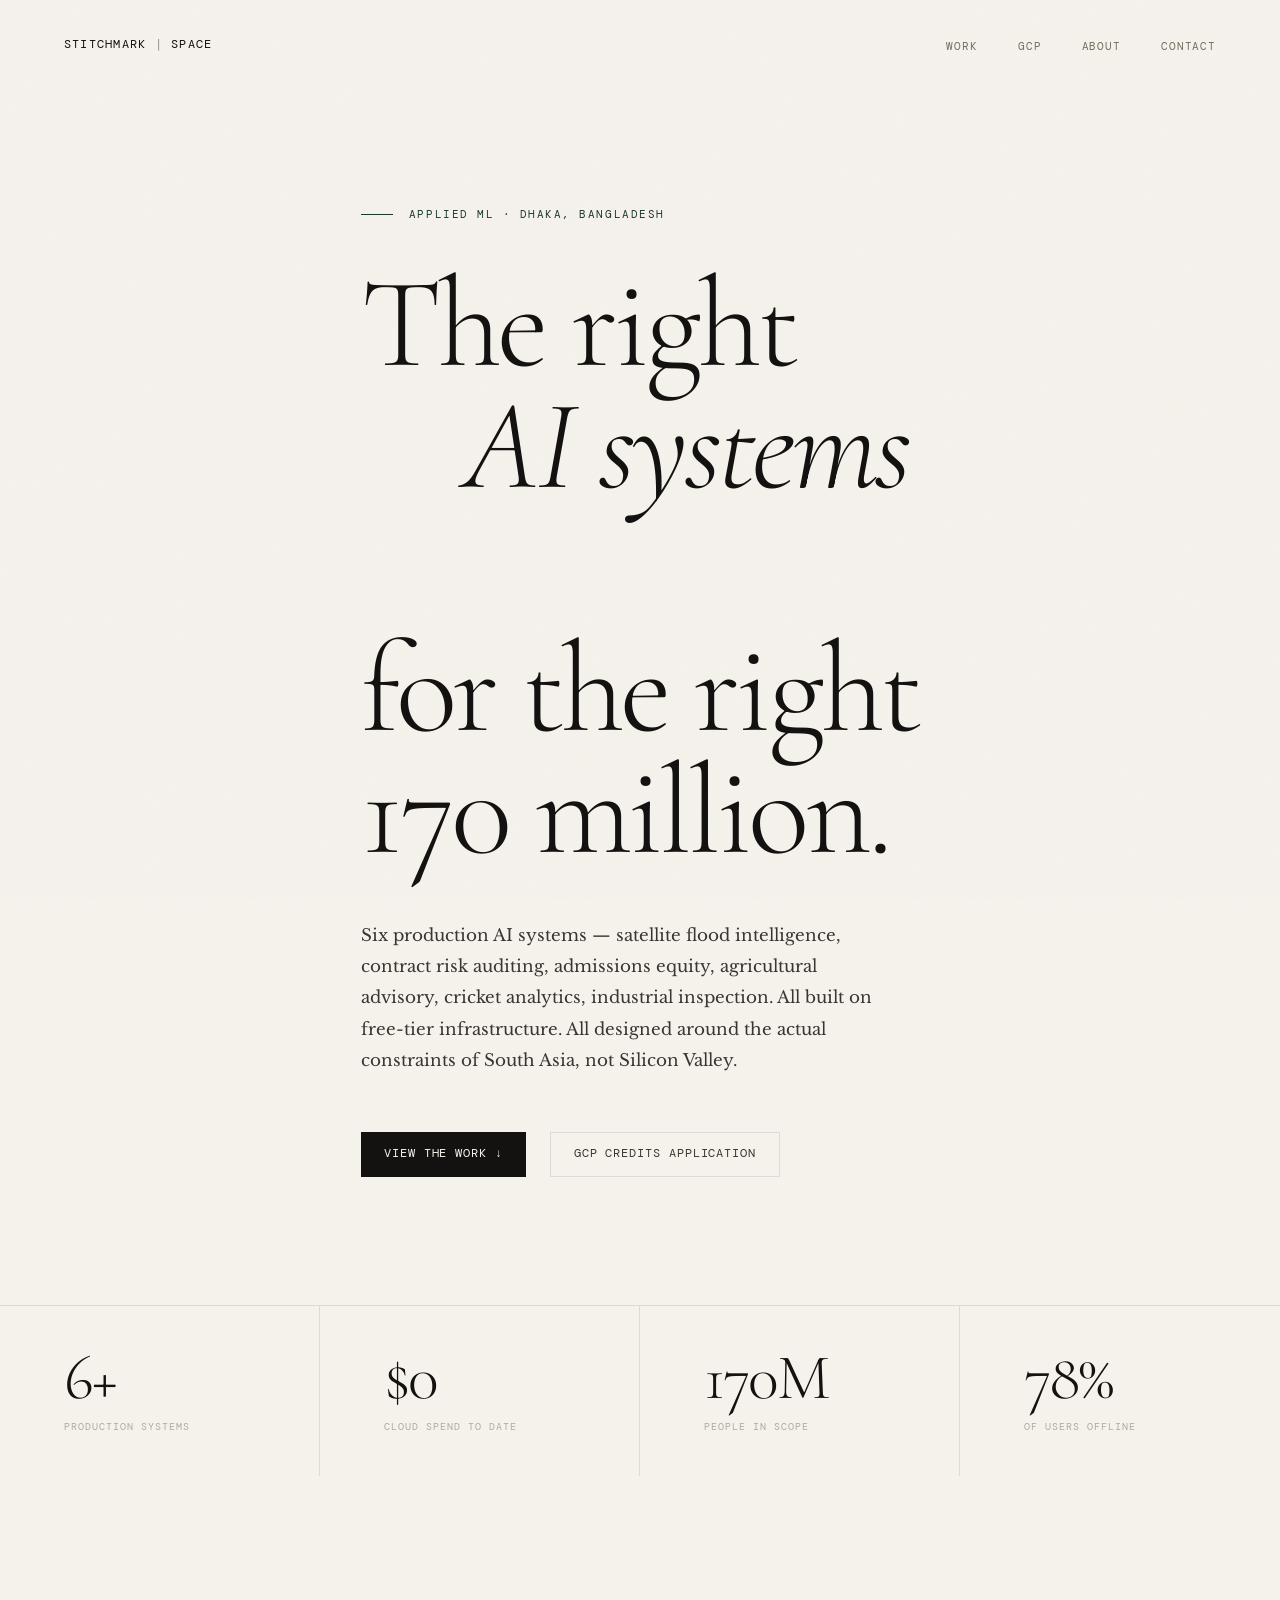
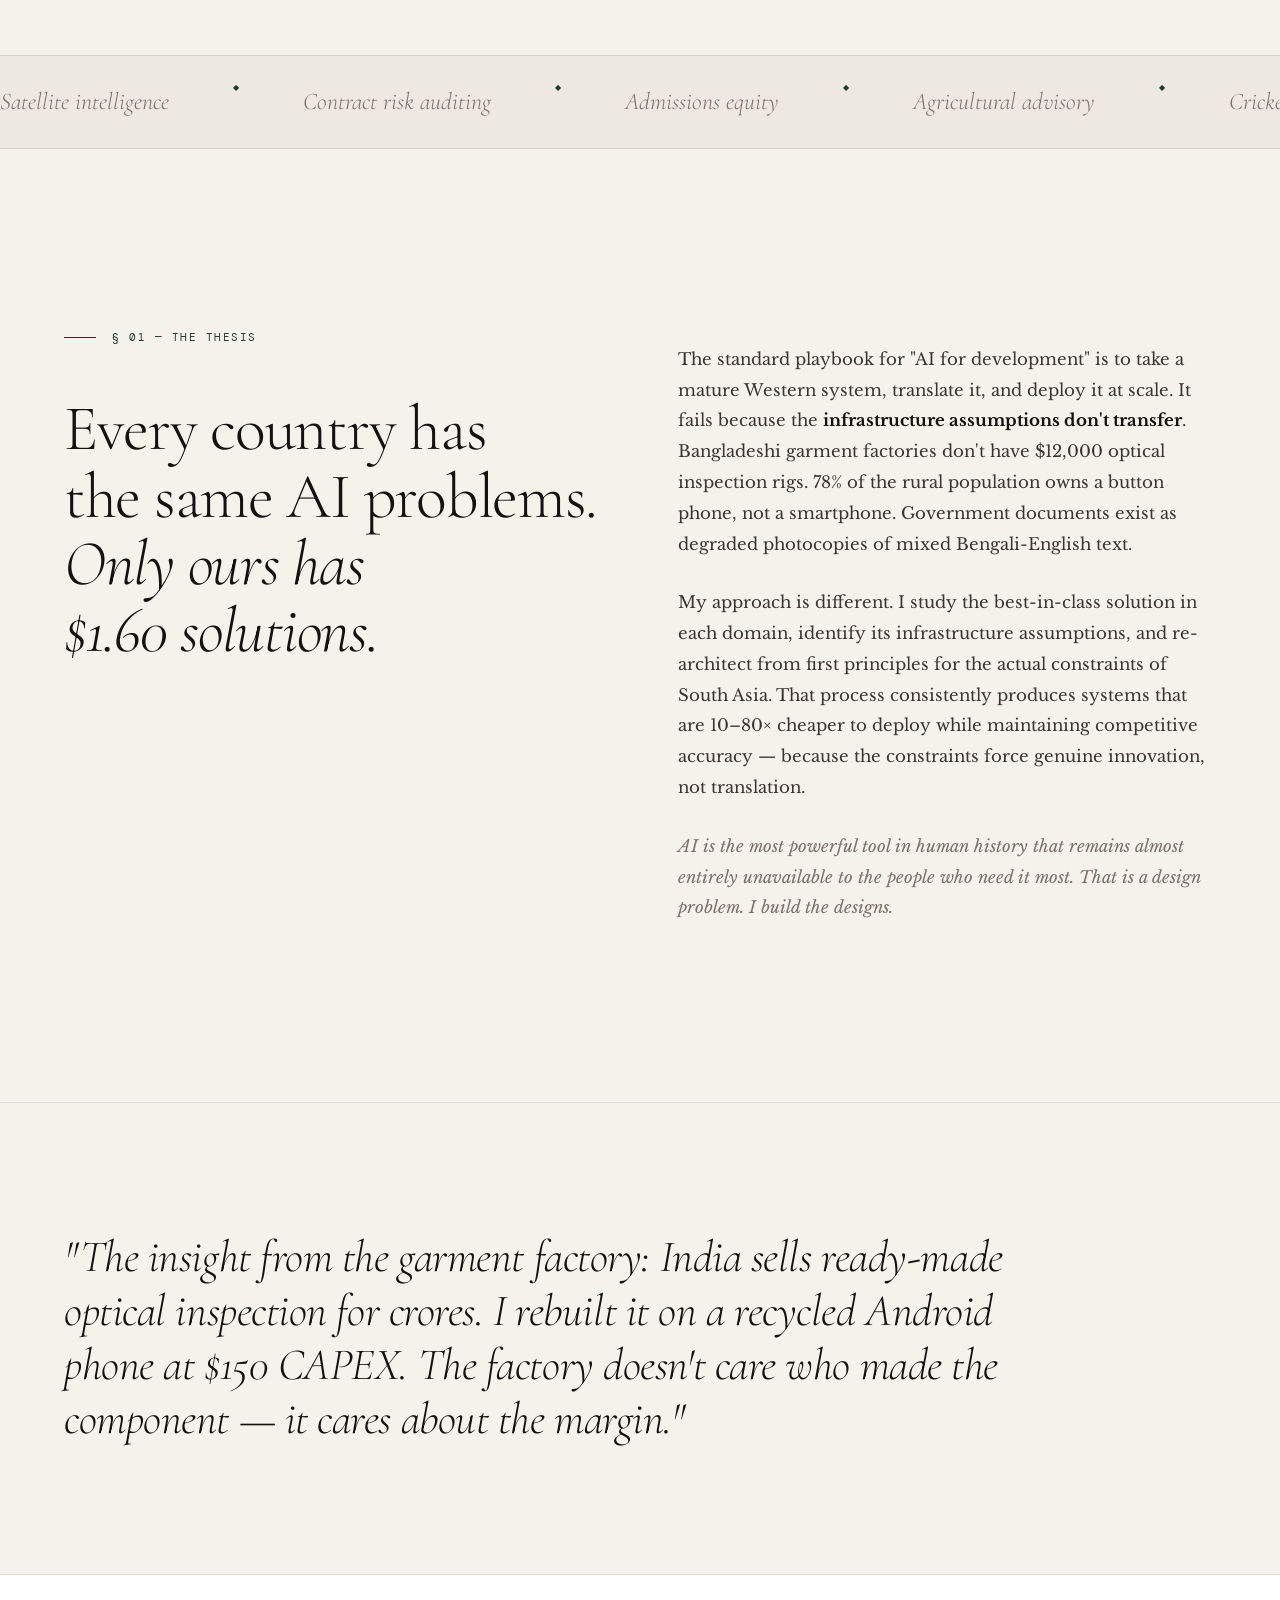
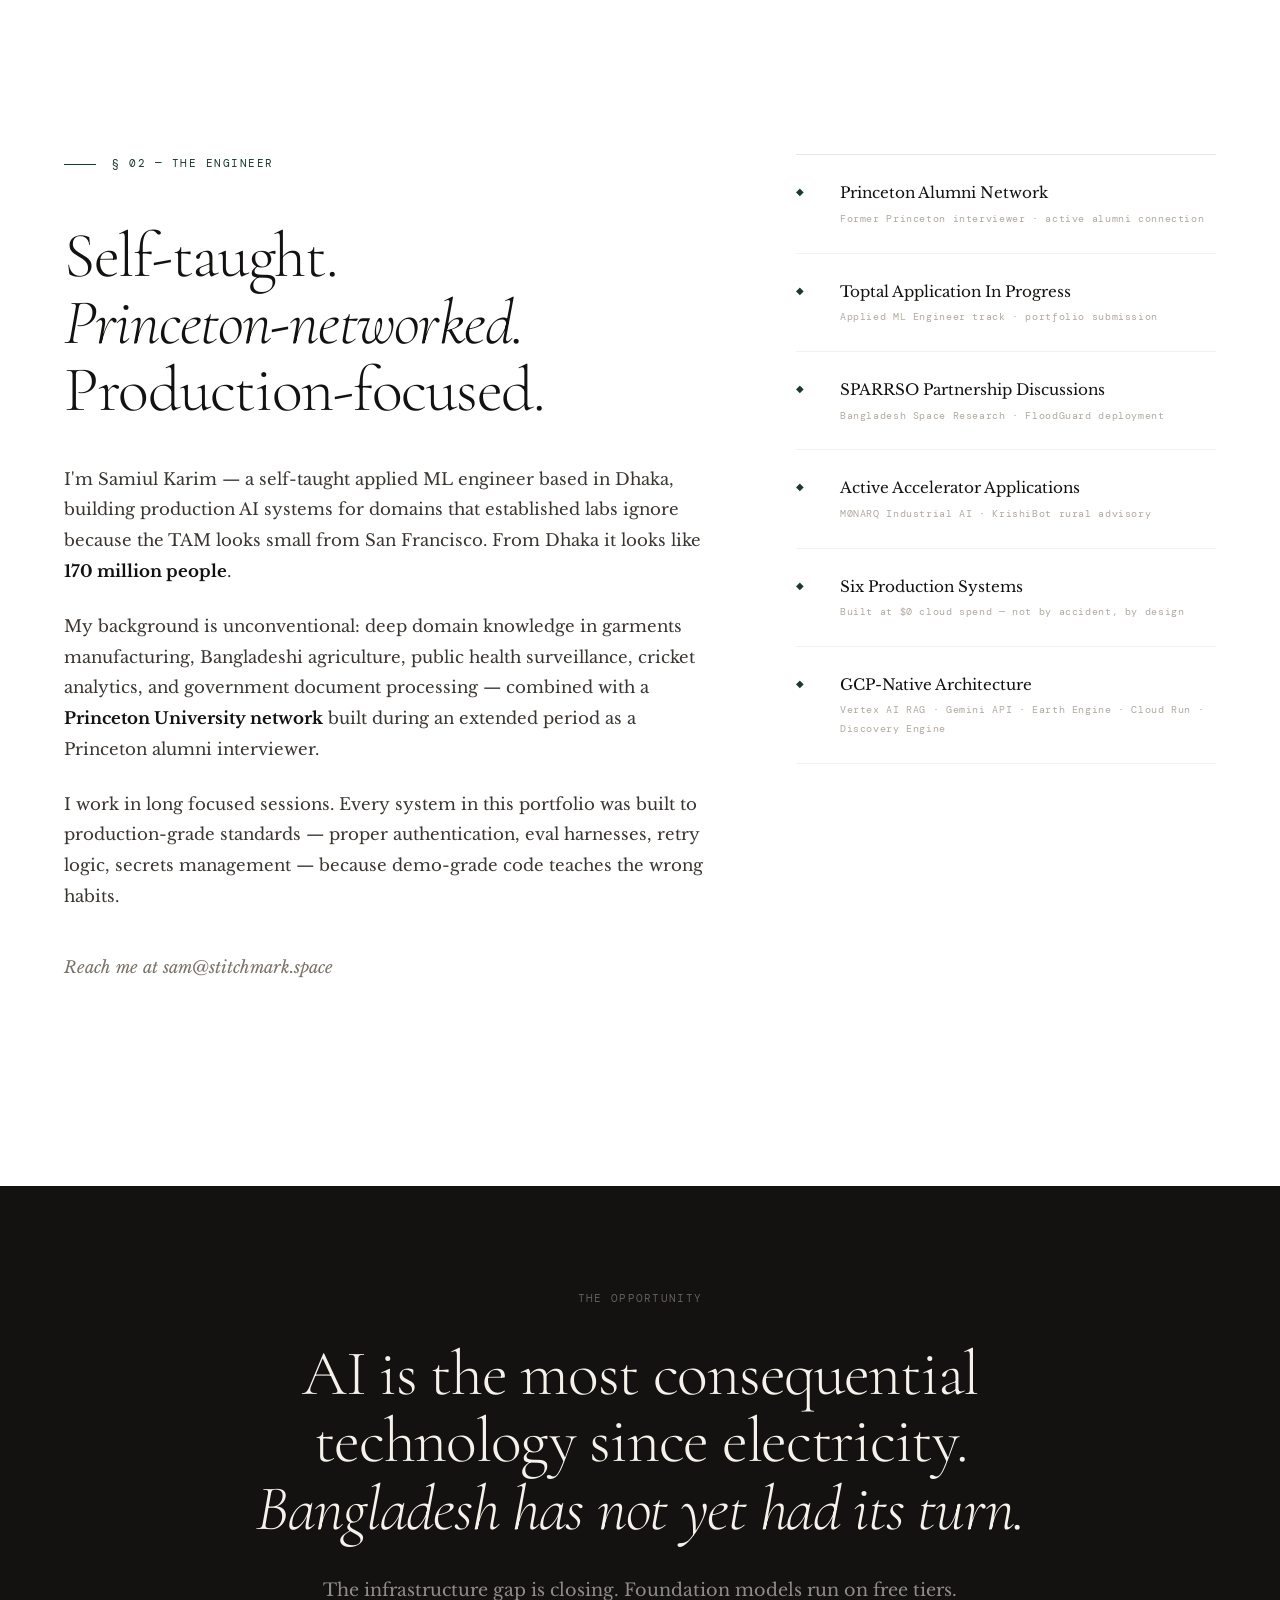
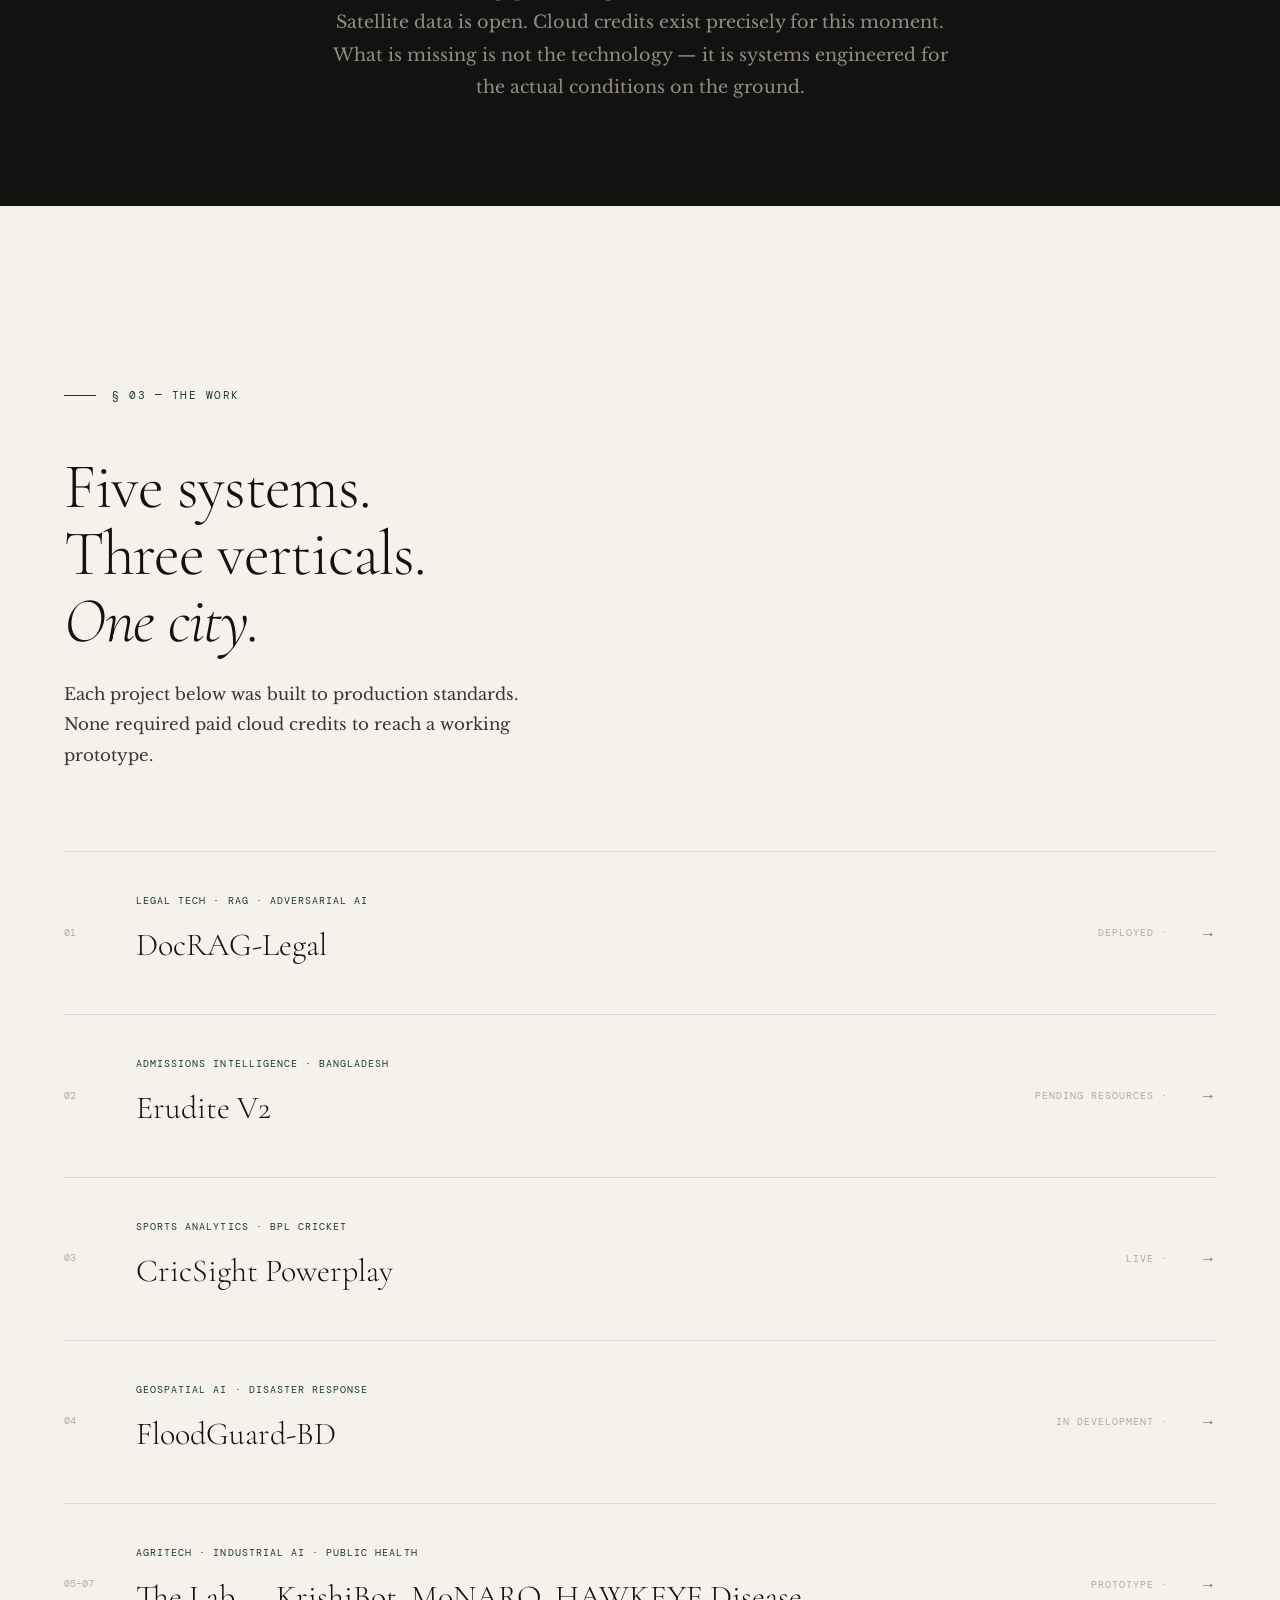
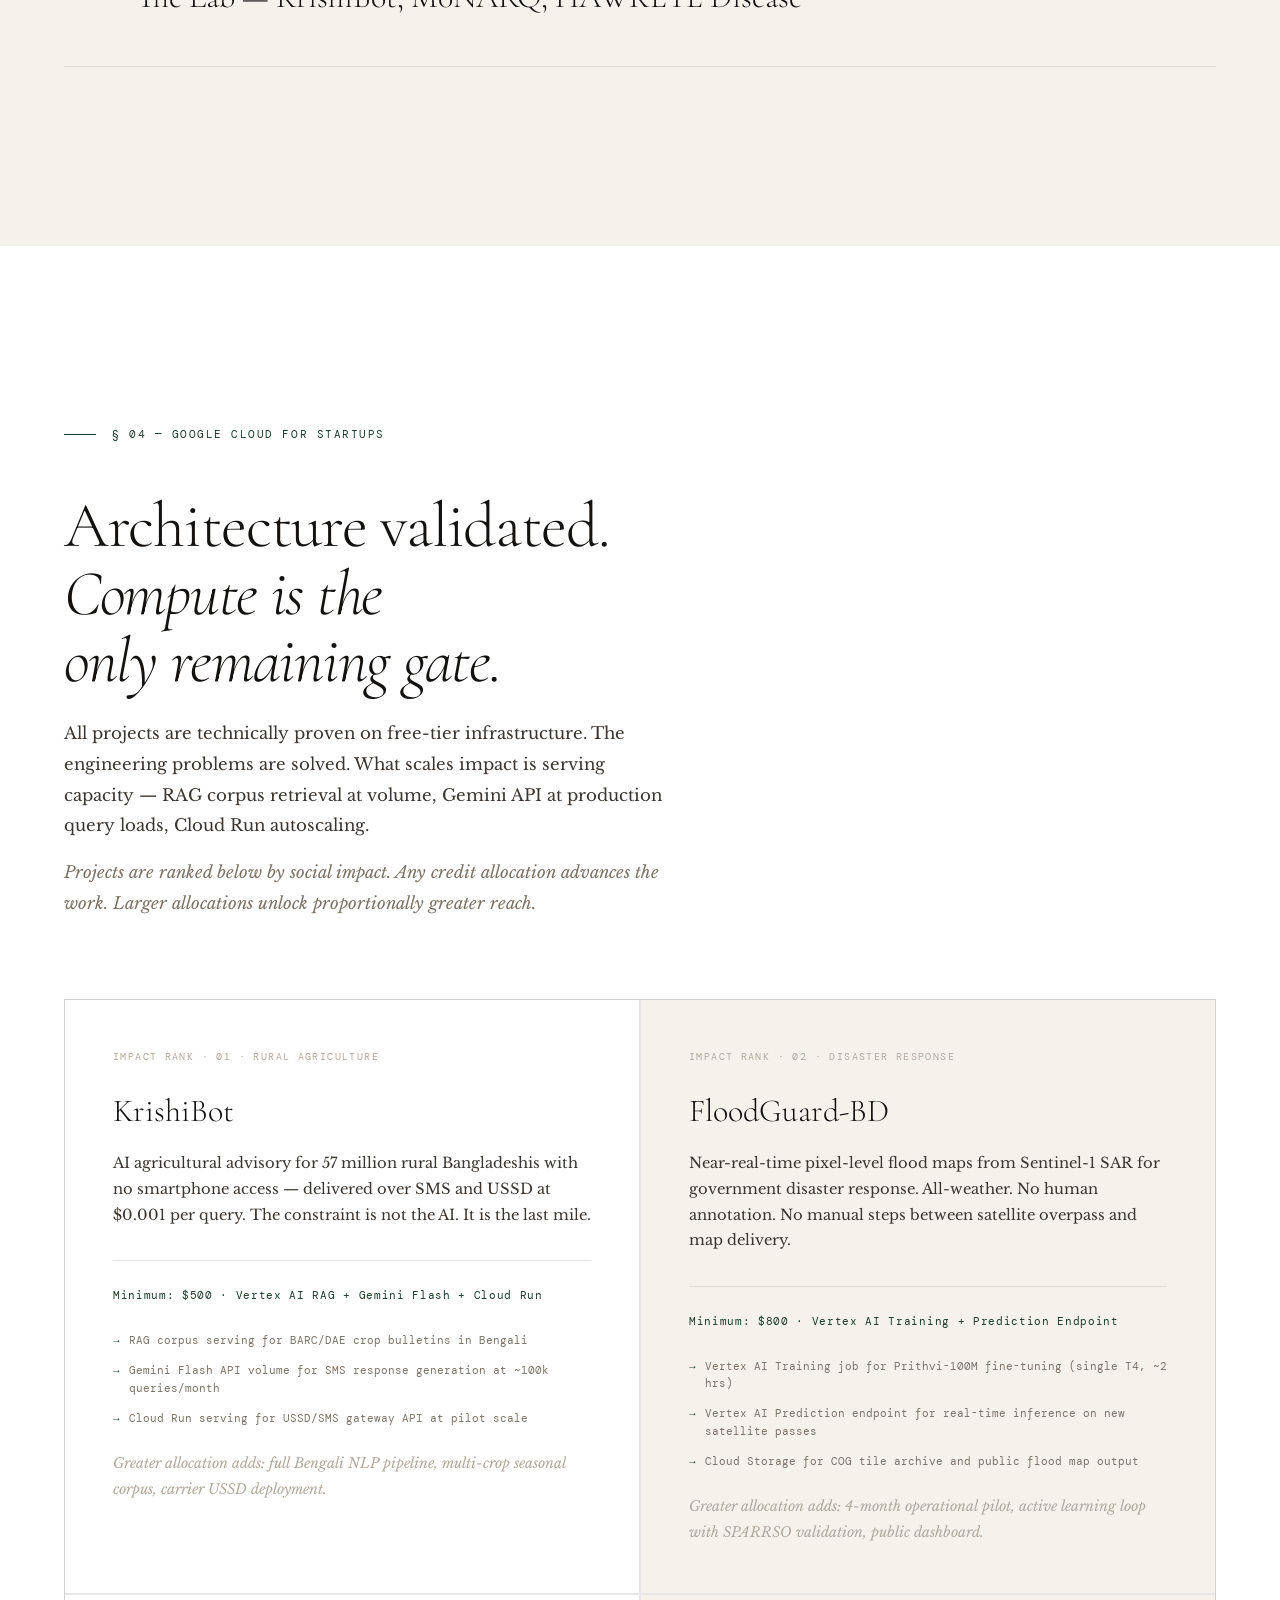
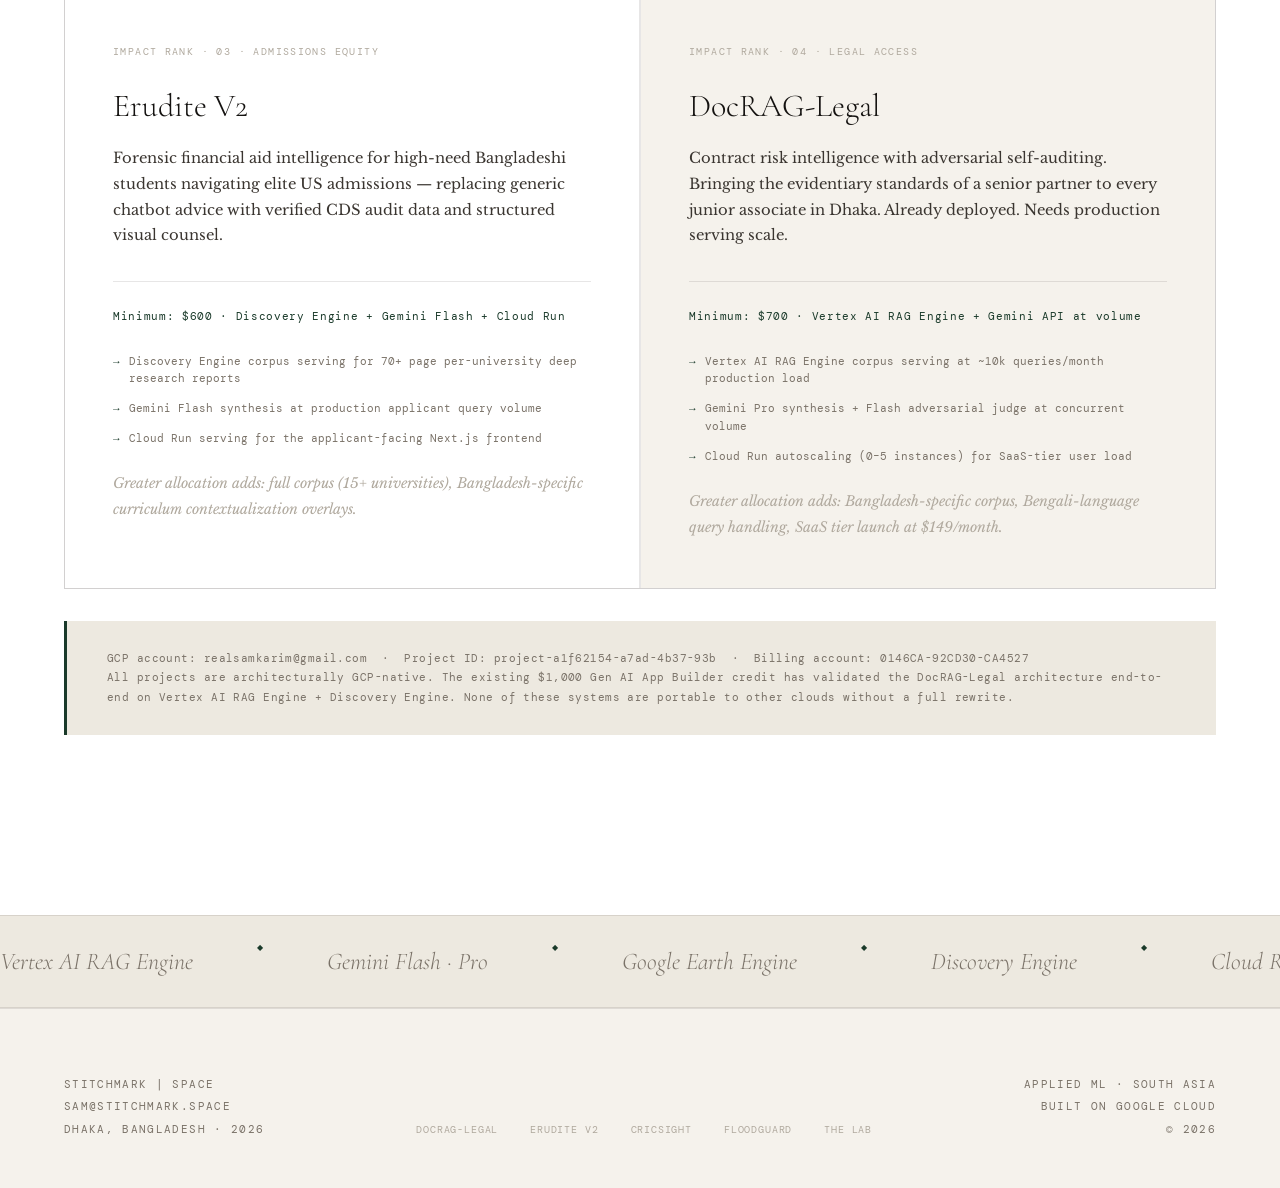
<file: index.html>
<!DOCTYPE html>
<html lang="en">
<head>
<meta charset="UTF-8">
<meta name="viewport" content="width=device-width, initial-scale=1.0">
<title>Stitchmark | Space — Samiul Karim, Applied ML</title>
<meta name="description" content="Production AI systems for South Asia's most underdressed data problems. Applied ML engineer based in Dhaka, Bangladesh.">
<link rel="stylesheet" href="style.css">
<style>
  :root { --accent: #1A3A2A; --accent2: #2D5A3D; }

  /* HERO */
  #hero {
    min-height: 100svh;
    display: grid;
    grid-template-rows: 1fr auto;
    padding-top: clamp(8rem, 16vw, 13rem);
    position: relative;
  }
  .hero-text { max-width: 960px; }
  .hero-h1 {
    font-family: 'Cormorant Garamond', Georgia, serif;
    font-weight: 300;
    font-size: clamp(4rem, 10vw, 10rem);
    line-height: 0.95;
    letter-spacing: -0.03em;
    margin-bottom: 3rem;
  }
  .hero-h1 em { font-style: italic; }
  .hero-h1 .indent { display: block; padding-left: clamp(2rem, 8vw, 8rem); }
  .hero-sub {
    max-width: 520px;
    margin-bottom: 3.5rem;
    font-size: clamp(0.95rem, 1.4vw, 1.05rem);
    color: var(--ink2);
    line-height: 1.85;
  }
  .hero-cta { display: flex; gap: 1.5rem; flex-wrap: wrap; margin-bottom: clamp(5rem, 10vw, 9rem); }

  /* HERO STAT BAR — full bleed */
  .hero-stats-bar {
    display: grid;
    grid-template-columns: repeat(4, 1fr);
    border-top: 1px solid var(--rule);
  }
  .hero-stat {
    padding: 2.5rem var(--pad);
    border-right: 1px solid var(--rule);
  }
  .hero-stat:last-child { border-right: none; }
  .hero-stat-val {
    font-family: 'Cormorant Garamond', Georgia, serif;
    font-size: clamp(2.5rem, 5vw, 4.5rem);
    font-weight: 300;
    line-height: 1;
    letter-spacing: -0.03em;
    color: var(--ink);
    margin-bottom: 0.5rem;
  }
  .hero-stat-label {
    font-family: 'DM Mono', monospace;
    font-size: 0.62rem;
    letter-spacing: 0.1em;
    text-transform: uppercase;
    color: var(--ink4);
  }
  @media (max-width: 700px) {
    .hero-stats-bar { grid-template-columns: repeat(2, 1fr); }
    .hero-stat:nth-child(2) { border-right: none; }
  }

  /* THESIS */
  #thesis { padding: var(--section) 0; }
  .thesis-grid {
    display: grid;
    grid-template-columns: 1fr 1fr;
    gap: clamp(3rem, 6vw, 8rem);
    align-items: start;
  }
  @media (max-width: 800px) { .thesis-grid { grid-template-columns: 1fr; } }

  /* ABOUT */
  #about { padding: var(--section) 0; background: white; }
  .about-layout {
    display: grid;
    grid-template-columns: 1fr 420px;
    gap: clamp(3rem, 6vw, 8rem);
    align-items: start;
  }
  .about-body p { margin-bottom: 1.5rem; }
  .cred-list { list-style: none; }
  .cred-item {
    display: grid;
    grid-template-columns: 20px 1fr;
    gap: 1.5rem;
    padding: 1.5rem 0;
    border-bottom: 1px solid var(--rule2);
    align-items: start;
  }
  .cred-item:first-child { border-top: 1px solid var(--rule); }
  .cred-dot { font-family: 'DM Mono', monospace; font-size: 0.6rem; color: var(--accent); padding-top: 0.25rem; }
  .cred-title { font-size: 0.95rem; color: var(--ink); margin-bottom: 0.2rem; }
  .cred-sub { font-family: 'DM Mono', monospace; font-size: 0.65rem; letter-spacing: 0.06em; color: var(--ink4); }
  @media (max-width: 900px) { .about-layout { grid-template-columns: 1fr; } }

  /* PROJECTS */
  #projects { padding: var(--section) 0; }

  /* GCP */
  #gcp { padding: var(--section) 0; background: white; }
  .gcp-intro { margin-bottom: 5rem; }
  .credit-cards {
    display: grid;
    grid-template-columns: 1fr 1fr;
    gap: 2px;
    background: var(--rule);
    border: 1px solid var(--rule);
  }
  .credit-card {
    background: var(--cream);
    padding: 3rem;
  }
  .credit-card:nth-child(1) { background: white; }
  .credit-card:nth-child(3) { background: white; }
  .cc-rank {
    font-family: 'DM Mono', monospace;
    font-size: 0.62rem;
    letter-spacing: 0.14em;
    text-transform: uppercase;
    color: var(--ink4);
    margin-bottom: 1rem;
  }
  .cc-name {
    font-family: 'Cormorant Garamond', Georgia, serif;
    font-size: clamp(1.5rem, 2.5vw, 2rem);
    font-weight: 300;
    margin-bottom: 0.75rem;
    color: var(--ink);
  }
  .cc-mission { font-size: 0.92rem; color: var(--ink2); line-height: 1.75; margin-bottom: 2rem; }
  .cc-min {
    font-family: 'DM Mono', monospace;
    font-size: 0.7rem;
    letter-spacing: 0.06em;
    color: var(--accent);
    border-top: 1px solid var(--rule);
    padding-top: 1.5rem;
    margin-bottom: 1.25rem;
  }
  .cc-bullets { list-style: none; }
  .cc-bullets li {
    font-family: 'DM Mono', monospace;
    font-size: 0.68rem;
    color: var(--ink3);
    line-height: 1.6;
    padding: 0.4rem 0;
    padding-left: 1rem;
    position: relative;
  }
  .cc-bullets li::before { content: '→'; position: absolute; left: 0; color: var(--accent); }
  .cc-more { font-size: 0.88rem; color: var(--ink4); font-style: italic; margin-top: 1rem; }
  .gcp-footer-note {
    margin-top: 2rem;
    padding: 1.75rem 2.5rem;
    background: var(--cream2);
    border-left: 3px solid var(--accent);
  }
  .gcp-footer-note p { font-family: 'DM Mono', monospace; font-size: 0.68rem; letter-spacing: 0.04em; color: var(--ink3); line-height: 1.8; }
  @media (max-width: 700px) { .credit-cards { grid-template-columns: 1fr; } }
</style>
</head>
<body>

<!-- NAV -->
<nav>
  <a class="nav-brand" href="index.html">Stitchmark <span>|</span> Space</a>
  <ul class="nav-links">
    <li><a href="#projects">Work</a></li>
    <li><a href="#gcp">GCP</a></li>
    <li><a href="#about">About</a></li>
    <li><a href="mailto:sam@stitchmark.space">Contact</a></li>
  </ul>
</nav>

<!-- ═══════════════════════════════════════
     HERO
     ═══════════════════════════════════════ -->
<section id="hero">
  <div class="wrap">
    <div class="hero-text reveal">
      <div class="eyebrow" style="margin-bottom:2.5rem;">
        <span class="eyebrow-text">Applied ML · Dhaka, Bangladesh</span>
      </div>
      <h1 class="hero-h1">
        The right<br>
        <em class="indent">AI systems</em><br>
        for the right<br>
        170 million.
      </h1>
      <p class="hero-sub">
        Six production AI systems — satellite flood intelligence, contract risk auditing,
        admissions equity, agricultural advisory, cricket analytics, industrial inspection.
        All built on free-tier infrastructure. All designed around the actual constraints
        of South Asia, not Silicon Valley.
      </p>
      <div class="hero-cta">
        <a href="#projects" class="btn btn-dark">View the work ↓</a>
        <a href="#gcp" class="btn btn-outline">GCP Credits Application</a>
      </div>
    </div>
  </div>

  <!-- STAT BAR -->
  <div class="hero-stats-bar reveal delay-2">
    <div class="hero-stat">
      <div class="hero-stat-val">6+</div>
      <div class="hero-stat-label">Production systems</div>
    </div>
    <div class="hero-stat">
      <div class="hero-stat-val">$0</div>
      <div class="hero-stat-label">Cloud spend to date</div>
    </div>
    <div class="hero-stat">
      <div class="hero-stat-val">170M</div>
      <div class="hero-stat-label">People in scope</div>
    </div>
    <div class="hero-stat">
      <div class="hero-stat-val">78%</div>
      <div class="hero-stat-label">Of users offline</div>
    </div>
  </div>
</section>

<!-- ═══════════════════════════════════════
     MARQUEE 01
     ═══════════════════════════════════════ -->
<div class="marquee-wrap">
  <div class="marquee-track">
    <span class="marquee-item">Satellite intelligence</span>
    <span class="marquee-dot">◆</span>
    <span class="marquee-item">Contract risk auditing</span>
    <span class="marquee-dot">◆</span>
    <span class="marquee-item">Admissions equity</span>
    <span class="marquee-dot">◆</span>
    <span class="marquee-item">Agricultural advisory</span>
    <span class="marquee-dot">◆</span>
    <span class="marquee-item">Cricket analytics</span>
    <span class="marquee-dot">◆</span>
    <span class="marquee-item">Industrial inspection</span>
    <span class="marquee-dot">◆</span>
    <span class="marquee-item">Disease forecasting</span>
    <span class="marquee-dot">◆</span>
    <span class="marquee-item">Built on Google Cloud</span>
    <span class="marquee-dot">◆</span>
    <span class="marquee-item">Satellite intelligence</span>
    <span class="marquee-dot">◆</span>
    <span class="marquee-item">Contract risk auditing</span>
    <span class="marquee-dot">◆</span>
    <span class="marquee-item">Admissions equity</span>
    <span class="marquee-dot">◆</span>
    <span class="marquee-item">Agricultural advisory</span>
    <span class="marquee-dot">◆</span>
    <span class="marquee-item">Cricket analytics</span>
    <span class="marquee-dot">◆</span>
    <span class="marquee-item">Industrial inspection</span>
    <span class="marquee-dot">◆</span>
    <span class="marquee-item">Disease forecasting</span>
    <span class="marquee-dot">◆</span>
    <span class="marquee-item">Built on Google Cloud</span>
    <span class="marquee-dot">◆</span>
  </div>
</div>

<!-- ═══════════════════════════════════════
     THESIS
     ═══════════════════════════════════════ -->
<section id="thesis">
  <div class="wrap">
    <div class="thesis-grid">

      <div class="reveal">
        <div class="eyebrow"><span class="eyebrow-text">§ 01 — The Thesis</span></div>
        <h2>Every country has<br>the same AI problems.<br><em>Only ours has<br>$1.60 solutions.</em></h2>
      </div>

      <div class="reveal delay-1" style="padding-top:1rem;">
        <p style="margin-bottom:1.75rem;">
          The standard playbook for "AI for development" is to take a mature Western
          system, translate it, and deploy it at scale. It fails because the
          <strong>infrastructure assumptions don't transfer</strong>. Bangladeshi garment
          factories don't have $12,000 optical inspection rigs. 78% of the rural
          population owns a button phone, not a smartphone. Government documents exist as
          degraded photocopies of mixed Bengali-English text.
        </p>
        <p style="margin-bottom:1.75rem;">
          My approach is different. I study the best-in-class solution in each domain,
          identify its infrastructure assumptions, and re-architect from first principles
          for the actual constraints of South Asia. That process consistently produces
          systems that are 10–80× cheaper to deploy while maintaining competitive
          accuracy — because the constraints force genuine innovation, not translation.
        </p>
        <p style="color:var(--ink3); font-style:italic;">
          AI is the most powerful tool in human history that remains almost entirely
          unavailable to the people who need it most. That is a design problem.
          I build the designs.
        </p>
      </div>

    </div>
  </div>
</section>

<!-- ═══════════════════════════════════════
     FULL-WIDTH PULL QUOTE
     ═══════════════════════════════════════ -->
<div style="padding: clamp(5rem,10vw,9rem) 0; border-top: 1px solid var(--rule); border-bottom:1px solid var(--rule);">
  <div class="wrap">
    <p class="pull-quote reveal" style="max-width:1000px;">
      "The insight from the garment factory: India sells ready-made optical
      inspection for crores. I rebuilt it on a recycled Android phone at $150 CAPEX.
      The factory doesn't care who made the component —
      <em>it cares about the margin.</em>"
    </p>
  </div>
</div>

<!-- ═══════════════════════════════════════
     ABOUT
     ═══════════════════════════════════════ -->
<section id="about">
  <div class="wrap">
    <div class="about-layout">

      <div class="reveal">
        <div class="eyebrow"><span class="eyebrow-text">§ 02 — The Engineer</span></div>
        <h2 style="margin-bottom:2.5rem;">Self-taught.<br><em>Princeton-networked.</em><br>Production-focused.</h2>
        <div class="about-body">
          <p>
            I'm Samiul Karim — a self-taught applied ML engineer based in Dhaka, building
            production AI systems for domains that established labs ignore because the TAM
            looks small from San Francisco. From Dhaka it looks like <strong>170 million people</strong>.
          </p>
          <p>
            My background is unconventional: deep domain knowledge in garments manufacturing,
            Bangladeshi agriculture, public health surveillance, cricket analytics, and
            government document processing — combined with a
            <strong>Princeton University network</strong> built during an extended period
            as a Princeton alumni interviewer.
          </p>
          <p>
            I work in long focused sessions. Every system in this portfolio was built to
            production-grade standards — proper authentication, eval harnesses, retry logic,
            secrets management — because demo-grade code teaches the wrong habits.
          </p>
          <p style="color:var(--ink3); font-style:italic; margin-top:2.5rem;">
            Reach me at sam@stitchmark.space
          </p>
        </div>
      </div>

      <div class="reveal delay-1">
        <ul class="cred-list">
          <li class="cred-item">
            <span class="cred-dot">◆</span>
            <div>
              <div class="cred-title">Princeton Alumni Network</div>
              <div class="cred-sub">Former Princeton interviewer · active alumni connection</div>
            </div>
          </li>
          <li class="cred-item">
            <span class="cred-dot">◆</span>
            <div>
              <div class="cred-title">Toptal Application In Progress</div>
              <div class="cred-sub">Applied ML Engineer track · portfolio submission</div>
            </div>
          </li>
          <li class="cred-item">
            <span class="cred-dot">◆</span>
            <div>
              <div class="cred-title">SPARRSO Partnership Discussions</div>
              <div class="cred-sub">Bangladesh Space Research · FloodGuard deployment</div>
            </div>
          </li>
          <li class="cred-item">
            <span class="cred-dot">◆</span>
            <div>
              <div class="cred-title">Active Accelerator Applications</div>
              <div class="cred-sub">M0NARQ Industrial AI · KrishiBot rural advisory</div>
            </div>
          </li>
          <li class="cred-item">
            <span class="cred-dot">◆</span>
            <div>
              <div class="cred-title">Six Production Systems</div>
              <div class="cred-sub">Built at $0 cloud spend — not by accident, by design</div>
            </div>
          </li>
          <li class="cred-item">
            <span class="cred-dot">◆</span>
            <div>
              <div class="cred-title">GCP-Native Architecture</div>
              <div class="cred-sub">Vertex AI RAG · Gemini API · Earth Engine · Cloud Run · Discovery Engine</div>
            </div>
          </li>
        </ul>
      </div>

    </div>
  </div>
</section>

<!-- ═══════════════════════════════════════
     EVOCATIVE BANNER — AI STAKES
     ═══════════════════════════════════════ -->
<div class="banner">
  <div class="wrap">
    <div style="max-width:860px; margin:0 auto; text-align:center;">
      <p class="label" style="color:rgba(245,242,236,0.35); margin-bottom:2rem; text-align:center;">The opportunity</p>
      <h2 class="reveal" style="font-size:clamp(2rem,5vw,4.5rem); margin-bottom:2rem;">
        AI is the most consequential<br>technology since electricity.<br>
        <em>Bangladesh has not yet had its turn.</em>
      </h2>
      <p class="reveal delay-1" style="color:rgba(245,242,236,0.55); font-size:clamp(0.95rem,1.4vw,1.1rem); max-width:640px; margin:0 auto; line-height:1.85;">
        The infrastructure gap is closing. Foundation models run on free tiers. Satellite
        data is open. Cloud credits exist precisely for this moment. What is missing is
        not the technology — it is systems engineered for the actual conditions on the ground.
      </p>
    </div>
  </div>
</div>

<!-- ═══════════════════════════════════════
     PROJECTS INDEX
     ═══════════════════════════════════════ -->
<section id="projects">
  <div class="wrap">
    <div class="eyebrow reveal"><span class="eyebrow-text">§ 03 — The Work</span></div>
    <h2 class="reveal" style="margin-bottom:1.5rem;">Five systems.<br>Three verticals.<br><em>One city.</em></h2>
    <p class="reveal delay-1" style="max-width:500px; margin-bottom:5rem;">
      Each project below was built to production standards. None required paid cloud
      credits to reach a working prototype.
    </p>

    <div>
      <a href="docrag.html" class="proj-link-card reveal">
        <span class="proj-num">01</span>
        <div class="proj-name-wrap">
          <div class="proj-cat">Legal Tech · RAG · Adversarial AI</div>
          <div class="proj-name">DocRAG-Legal</div>
        </div>
        <span class="proj-status">Deployed ·</span>
        <span class="proj-arrow">→</span>
      </a>

      <a href="erudite.html" class="proj-link-card reveal delay-1">
        <span class="proj-num">02</span>
        <div class="proj-name-wrap">
          <div class="proj-cat">Admissions Intelligence · Bangladesh</div>
          <div class="proj-name">Erudite V2</div>
        </div>
        <span class="proj-status">Pending Resources ·</span>
        <span class="proj-arrow">→</span>
      </a>

      <a href="cricsight.html" class="proj-link-card reveal delay-2">
        <span class="proj-num">03</span>
        <div class="proj-name-wrap">
          <div class="proj-cat">Sports Analytics · BPL Cricket</div>
          <div class="proj-name">CricSight Powerplay</div>
        </div>
        <span class="proj-status">Live ·</span>
        <span class="proj-arrow">→</span>
      </a>

      <a href="floodguard.html" class="proj-link-card reveal delay-3">
        <span class="proj-num">04</span>
        <div class="proj-name-wrap">
          <div class="proj-cat">Geospatial AI · Disaster Response</div>
          <div class="proj-name">FloodGuard-BD</div>
        </div>
        <span class="proj-status">In Development ·</span>
        <span class="proj-arrow">→</span>
      </a>

      <a href="lab.html" class="proj-link-card reveal delay-4">
        <span class="proj-num">05–07</span>
        <div class="proj-name-wrap">
          <div class="proj-cat">AgriTech · Industrial AI · Public Health</div>
          <div class="proj-name">The Lab — KrishiBot, M0NARQ, HAWKEYE Disease</div>
        </div>
        <span class="proj-status">Prototype ·</span>
        <span class="proj-arrow">→</span>
      </a>
    </div>

  </div>
</section>

<!-- ═══════════════════════════════════════
     GCP CREDITS APPLICATION
     ═══════════════════════════════════════ -->
<section id="gcp">
  <div class="wrap">
    <div class="gcp-intro reveal">
      <div class="eyebrow"><span class="eyebrow-text">§ 04 — Google Cloud for Startups</span></div>
      <h2 style="margin-bottom:1.5rem;">Architecture validated.<br><em>Compute is the<br>only remaining gate.</em></h2>
      <p style="max-width:600px; margin-bottom:1rem;">
        All projects are technically proven on free-tier infrastructure. The engineering
        problems are solved. What scales impact is serving capacity — RAG corpus retrieval
        at volume, Gemini API at production query loads, Cloud Run autoscaling.
      </p>
      <p style="max-width:600px; color:var(--ink3); font-style:italic;">
        Projects are ranked below by social impact. Any credit allocation advances
        the work. Larger allocations unlock proportionally greater reach.
      </p>
    </div>

    <div class="credit-cards reveal delay-1">

      <!-- CARD 1 -->
      <div class="credit-card">
        <div class="cc-rank">Impact Rank · 01 · Rural Agriculture</div>
        <div class="cc-name">KrishiBot</div>
        <p class="cc-mission">AI agricultural advisory for 57 million rural Bangladeshis with no smartphone access — delivered over SMS and USSD at $0.001 per query. The constraint is not the AI. It is the last mile.</p>
        <div class="cc-min">Minimum: $500 · Vertex AI RAG + Gemini Flash + Cloud Run</div>
        <ul class="cc-bullets">
          <li>RAG corpus serving for BARC/DAE crop bulletins in Bengali</li>
          <li>Gemini Flash API volume for SMS response generation at ~100k queries/month</li>
          <li>Cloud Run serving for USSD/SMS gateway API at pilot scale</li>
        </ul>
        <p class="cc-more">Greater allocation adds: full Bengali NLP pipeline, multi-crop seasonal corpus, carrier USSD deployment.</p>
      </div>

      <!-- CARD 2 -->
      <div class="credit-card">
        <div class="cc-rank">Impact Rank · 02 · Disaster Response</div>
        <div class="cc-name">FloodGuard-BD</div>
        <p class="cc-mission">Near-real-time pixel-level flood maps from Sentinel-1 SAR for government disaster response. All-weather. No human annotation. No manual steps between satellite overpass and map delivery.</p>
        <div class="cc-min">Minimum: $800 · Vertex AI Training + Prediction Endpoint</div>
        <ul class="cc-bullets">
          <li>Vertex AI Training job for Prithvi-100M fine-tuning (single T4, ~2 hrs)</li>
          <li>Vertex AI Prediction endpoint for real-time inference on new satellite passes</li>
          <li>Cloud Storage for COG tile archive and public flood map output</li>
        </ul>
        <p class="cc-more">Greater allocation adds: 4-month operational pilot, active learning loop with SPARRSO validation, public dashboard.</p>
      </div>

      <!-- CARD 3 -->
      <div class="credit-card">
        <div class="cc-rank">Impact Rank · 03 · Admissions Equity</div>
        <div class="cc-name">Erudite V2</div>
        <p class="cc-mission">Forensic financial aid intelligence for high-need Bangladeshi students navigating elite US admissions — replacing generic chatbot advice with verified CDS audit data and structured visual counsel.</p>
        <div class="cc-min">Minimum: $600 · Discovery Engine + Gemini Flash + Cloud Run</div>
        <ul class="cc-bullets">
          <li>Discovery Engine corpus serving for 70+ page per-university deep research reports</li>
          <li>Gemini Flash synthesis at production applicant query volume</li>
          <li>Cloud Run serving for the applicant-facing Next.js frontend</li>
        </ul>
        <p class="cc-more">Greater allocation adds: full corpus (15+ universities), Bangladesh-specific curriculum contextualization overlays.</p>
      </div>

      <!-- CARD 4 -->
      <div class="credit-card">
        <div class="cc-rank">Impact Rank · 04 · Legal Access</div>
        <div class="cc-name">DocRAG-Legal</div>
        <p class="cc-mission">Contract risk intelligence with adversarial self-auditing. Bringing the evidentiary standards of a senior partner to every junior associate in Dhaka. Already deployed. Needs production serving scale.</p>
        <div class="cc-min">Minimum: $700 · Vertex AI RAG Engine + Gemini API at volume</div>
        <ul class="cc-bullets">
          <li>Vertex AI RAG Engine corpus serving at ~10k queries/month production load</li>
          <li>Gemini Pro synthesis + Flash adversarial judge at concurrent volume</li>
          <li>Cloud Run autoscaling (0–5 instances) for SaaS-tier user load</li>
        </ul>
        <p class="cc-more">Greater allocation adds: Bangladesh-specific corpus, Bengali-language query handling, SaaS tier launch at $149/month.</p>
      </div>

    </div>

    <div class="gcp-footer-note reveal delay-2">
      <p>
        GCP account: realsamkarim@gmail.com &nbsp;·&nbsp;
        Project ID: project-a1f62154-a7ad-4b37-93b &nbsp;·&nbsp;
        Billing account: 0146CA-92CD30-CA4527<br>
        All projects are architecturally GCP-native. The existing $1,000 Gen AI App Builder credit has
        validated the DocRAG-Legal architecture end-to-end on Vertex AI RAG Engine + Discovery Engine.
        None of these systems are portable to other clouds without a full rewrite.
      </p>
    </div>
  </div>
</section>

<!-- MARQUEE 02 -->
<div class="marquee-wrap">
  <div class="marquee-track">
    <span class="marquee-item">Vertex AI RAG Engine</span>
    <span class="marquee-dot">◆</span>
    <span class="marquee-item">Gemini Flash · Pro</span>
    <span class="marquee-dot">◆</span>
    <span class="marquee-item">Google Earth Engine</span>
    <span class="marquee-dot">◆</span>
    <span class="marquee-item">Discovery Engine</span>
    <span class="marquee-dot">◆</span>
    <span class="marquee-item">Cloud Run</span>
    <span class="marquee-dot">◆</span>
    <span class="marquee-item">Firebase Auth</span>
    <span class="marquee-dot">◆</span>
    <span class="marquee-item">Modal Persistence</span>
    <span class="marquee-dot">◆</span>
    <span class="marquee-item">SHA-256 Provenance</span>
    <span class="marquee-dot">◆</span>
    <span class="marquee-item">Vertex AI RAG Engine</span>
    <span class="marquee-dot">◆</span>
    <span class="marquee-item">Gemini Flash · Pro</span>
    <span class="marquee-dot">◆</span>
    <span class="marquee-item">Google Earth Engine</span>
    <span class="marquee-dot">◆</span>
    <span class="marquee-item">Discovery Engine</span>
    <span class="marquee-dot">◆</span>
    <span class="marquee-item">Cloud Run</span>
    <span class="marquee-dot">◆</span>
    <span class="marquee-item">Firebase Auth</span>
    <span class="marquee-dot">◆</span>
    <span class="marquee-item">Modal Persistence</span>
    <span class="marquee-dot">◆</span>
    <span class="marquee-item">SHA-256 Provenance</span>
    <span class="marquee-dot">◆</span>
  </div>
</div>

<!-- FOOTER -->
<footer>
  <div class="wrap">
    <div class="footer-inner">
      <div class="footer-brand">
        Stitchmark | Space<br>
        sam@stitchmark.space<br>
        Dhaka, Bangladesh · 2026
      </div>
      <div class="footer-links">
        <a href="docrag.html">DocRAG-Legal</a>
        <a href="erudite.html">Erudite V2</a>
        <a href="cricsight.html">CricSight</a>
        <a href="floodguard.html">FloodGuard</a>
        <a href="lab.html">The Lab</a>
      </div>
      <div class="footer-brand" style="text-align:right;">
        Applied ML · South Asia<br>
        Built on Google Cloud<br>
        © 2026
      </div>
    </div>
  </div>
</footer>

<script src="main.js"></script>
</body>
</html>
</file>
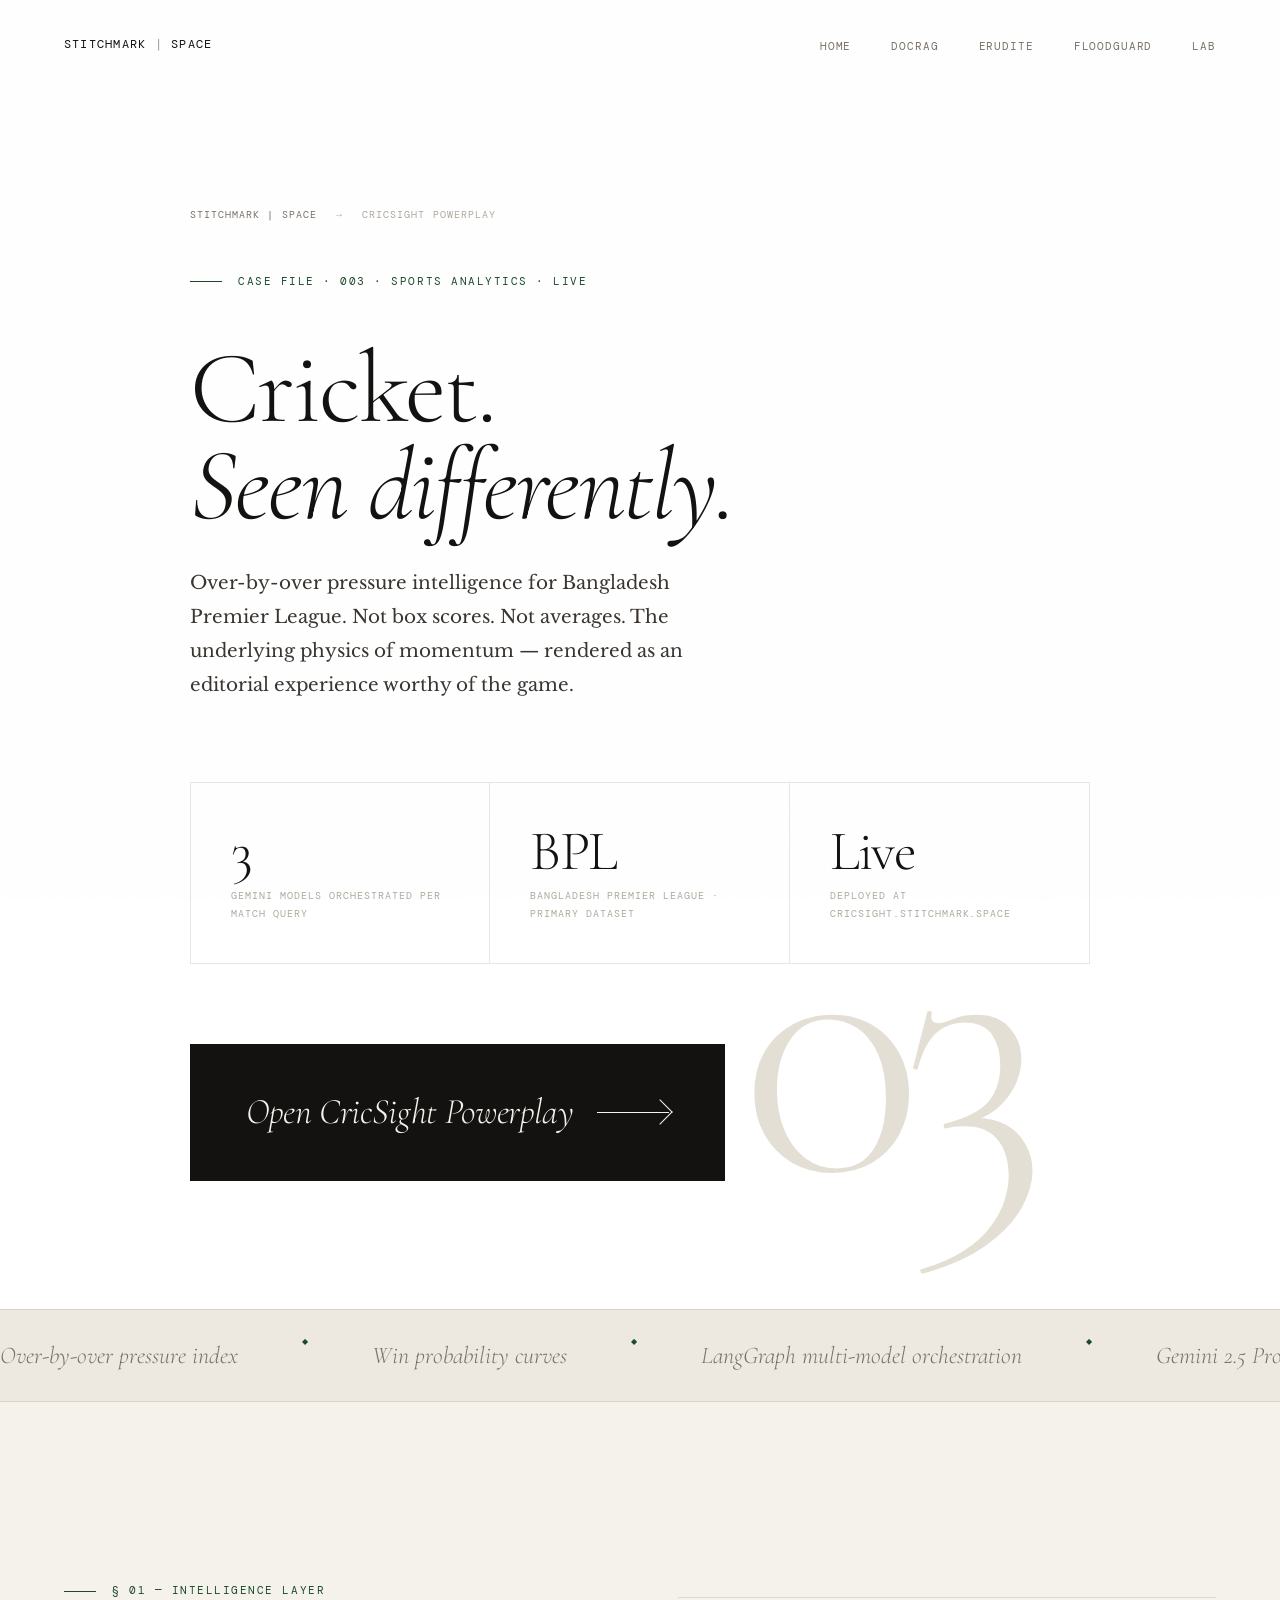
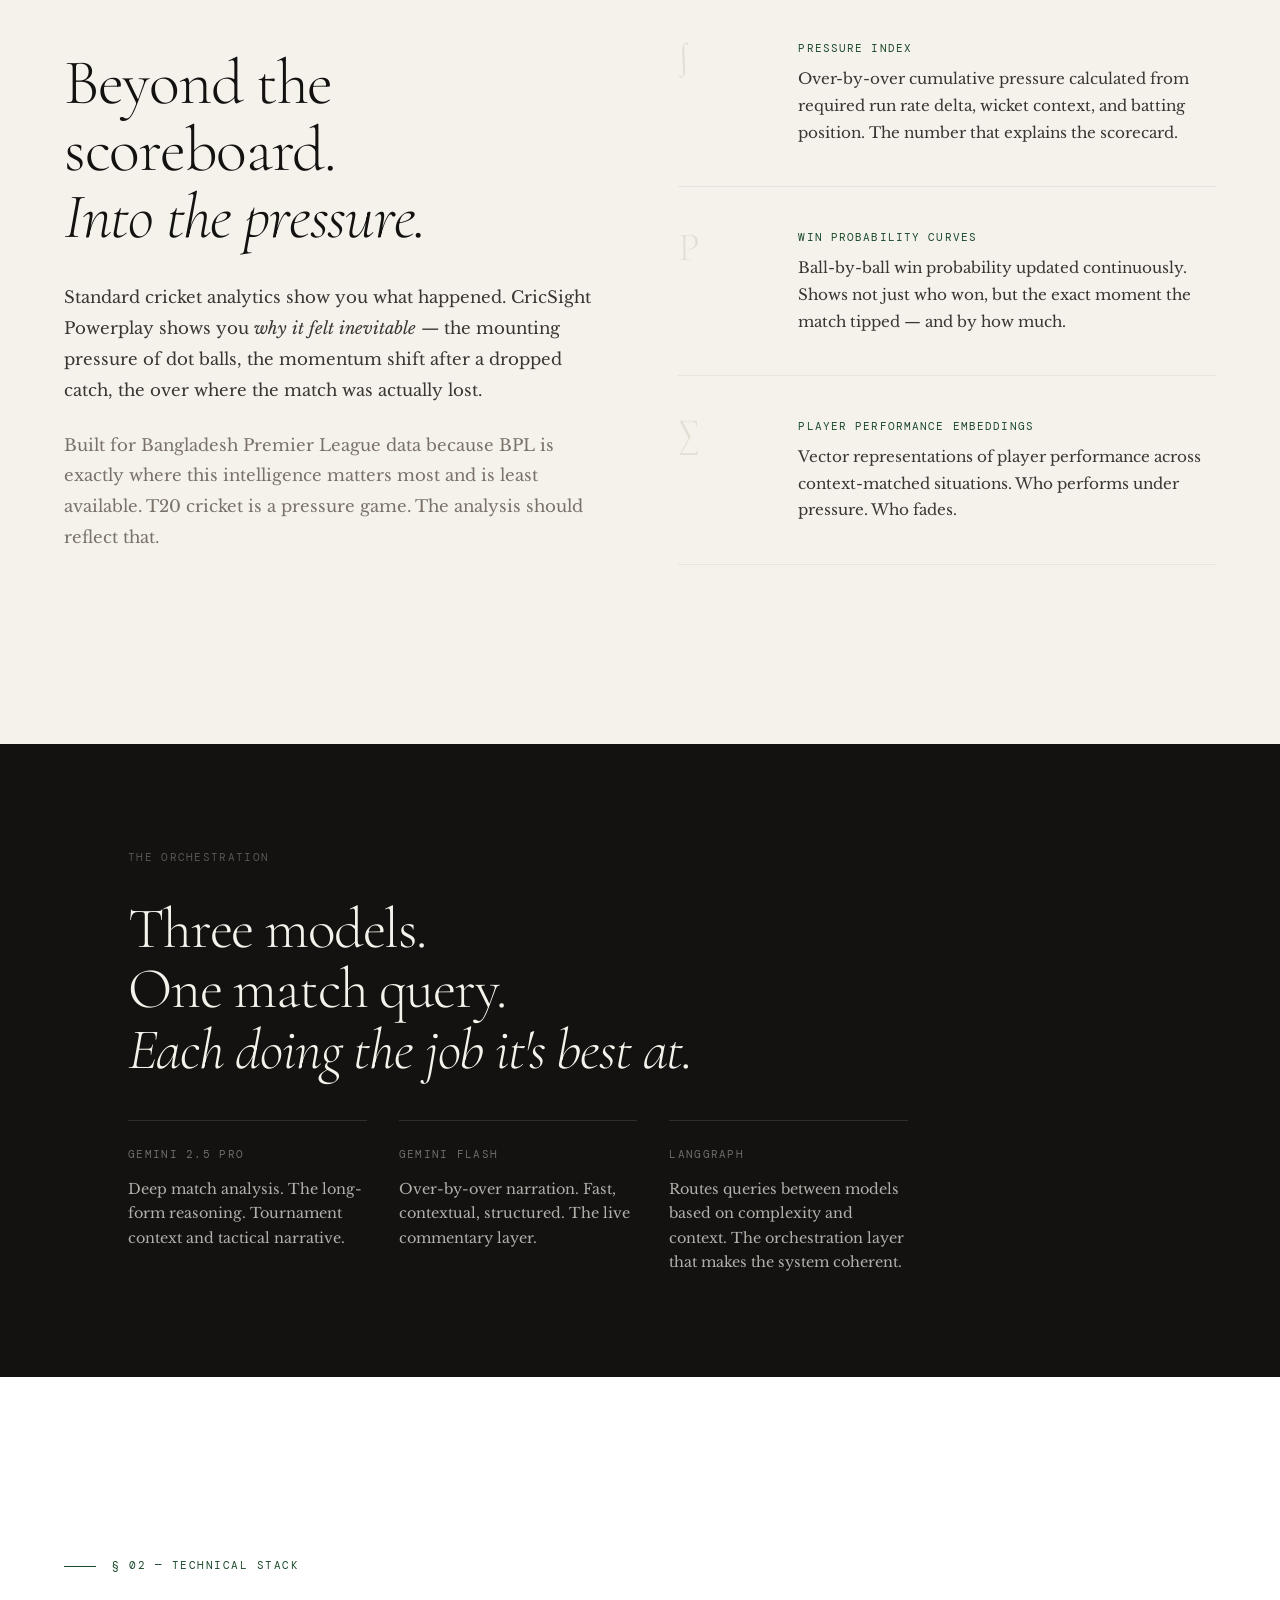
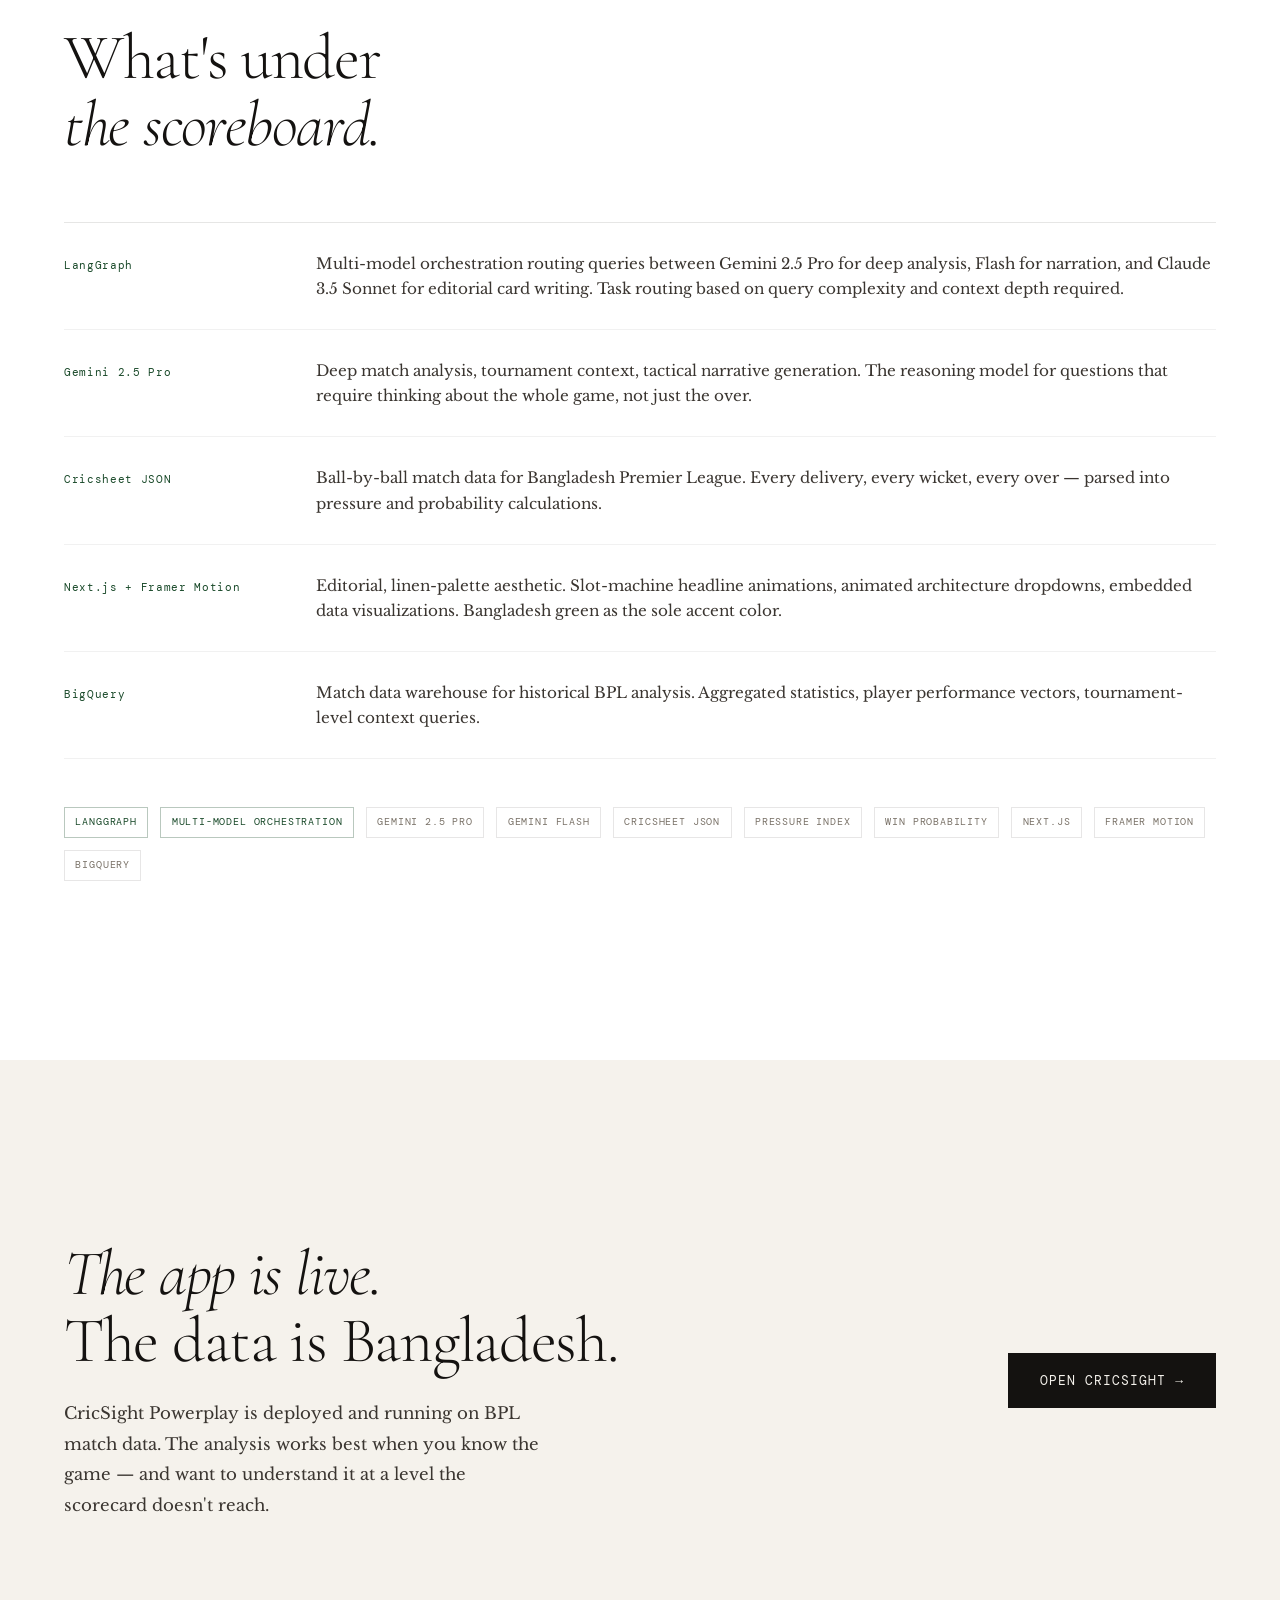
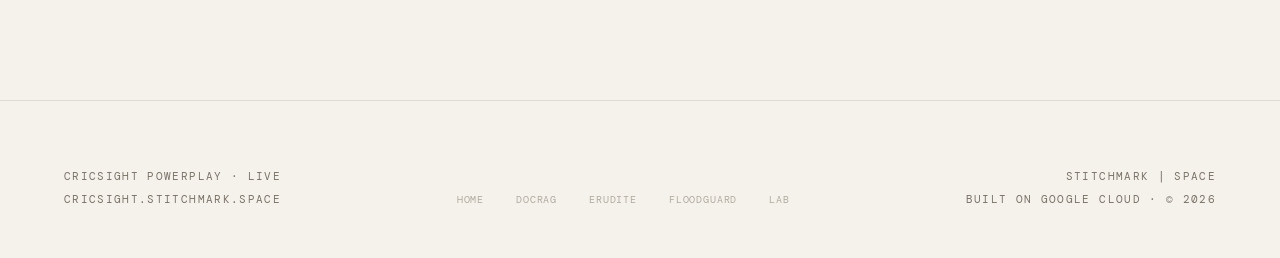
<file: cricsight.html>
<!DOCTYPE html>
<html lang="en">
<head>
<meta charset="UTF-8">
<meta name="viewport" content="width=device-width, initial-scale=1.0">
<title>CricSight Powerplay — Stitchmark | Space</title>
<meta name="description" content="Over-by-over cricket intelligence for Bangladesh Premier League. Pressure index, win probability, multi-model orchestration.">
<link rel="stylesheet" href="style.css">
<style>
  :root { --accent: #1A4A2A; --accent2: #2A6A3A; }

  /* HERO — full viewport, centered, generous */
  .cs-hero {
    min-height: 100svh;
    display: grid;
    place-items: center;
    padding: clamp(8rem,16vw,14rem) var(--pad) clamp(5rem,10vw,9rem);
    position: relative;
    overflow: hidden;
  }

  /* Large BG number */
  .cs-bg-num {
    position: absolute;
    bottom: -0.15em;
    right: var(--pad);
    font-family: 'Cormorant Garamond', Georgia, serif;
    font-size: clamp(12rem, 30vw, 28rem);
    font-weight: 300;
    color: var(--cream3);
    line-height: 1;
    letter-spacing: -0.06em;
    pointer-events: none;
    user-select: none;
  }

  .cs-hero-inner { position: relative; max-width: 900px; width: 100%; }

  /* STAT ROW */
  .cs-stats {
    display: grid;
    grid-template-columns: repeat(3, 1fr);
    border: 1px solid var(--rule);
    margin-top: 5rem;
  }
  .cs-stat {
    padding: 2.5rem;
    border-right: 1px solid var(--rule);
  }
  .cs-stat:last-child { border-right: none; }
  .cs-stat-val {
    font-family: 'Cormorant Garamond', Georgia, serif;
    font-size: clamp(2rem, 5vw, 3.5rem);
    font-weight: 300;
    line-height: 1;
    letter-spacing: -0.03em;
    margin-bottom: 0.5rem;
  }
  .cs-stat-lbl {
    font-family: 'DM Mono', monospace;
    font-size: 0.62rem;
    letter-spacing: 0.1em;
    text-transform: uppercase;
    color: var(--ink4);
  }

  /* LAUNCH BUTTON — big, editorial */
  .cs-launch {
    display: inline-flex;
    align-items: center;
    gap: 1.5rem;
    margin-top: 5rem;
    padding: 2.25rem 3.5rem;
    background: var(--ink);
    color: var(--cream);
    font-family: 'Cormorant Garamond', Georgia, serif;
    font-size: clamp(1.4rem, 3vw, 2.25rem);
    font-weight: 300;
    font-style: italic;
    letter-spacing: -0.01em;
    transition: all 0.35s cubic-bezier(.16,1,.3,1);
    text-decoration: none;
    position: relative;
    overflow: hidden;
  }
  .cs-launch::before {
    content: '';
    position: absolute;
    inset: 0;
    background: var(--accent);
    transform: scaleX(0);
    transform-origin: left;
    transition: transform 0.45s cubic-bezier(.16,1,.3,1);
  }
  .cs-launch:hover::before { transform: scaleX(1); }
  .cs-launch span, .cs-launch svg { position: relative; z-index: 1; }
  .cs-launch:hover { gap: 2.5rem; transform: none; }

  .cs-arrow {
    width: 2em; height: 1px;
    background: var(--cream);
    position: relative;
    transition: width 0.35s cubic-bezier(.16,1,.3,1);
  }
  .cs-arrow::after {
    content: '';
    position: absolute;
    right: 0; top: 50%;
    width: 0.5em; height: 0.5em;
    border-right: 1px solid var(--cream);
    border-top: 1px solid var(--cream);
    transform: translateY(-50%) rotate(45deg);
  }
  .cs-launch:hover .cs-arrow { width: 3em; }

  /* TECH TAGS */
  .tag-cloud {
    display: flex;
    flex-wrap: wrap;
    gap: 0.75rem;
    margin-top: 3rem;
  }
  .cs-tag {
    font-family: 'DM Mono', monospace;
    font-size: 0.65rem;
    letter-spacing: 0.08em;
    text-transform: uppercase;
    padding: 0.5em 1em;
    border: 1px solid var(--rule);
    color: var(--ink3);
  }
  .cs-tag-accent { border-color: rgba(26,74,42,0.3); color: var(--accent); }

  /* FEATURE ROWS */
  .feature-row {
    display: grid;
    grid-template-columns: 80px 1fr;
    gap: 2.5rem;
    padding: 2.5rem 0;
    border-bottom: 1px solid var(--rule2);
    align-items: start;
  }
  .feature-row:first-child { border-top: 1px solid var(--rule); }
  .feature-icon {
    font-family: 'Cormorant Garamond', Georgia, serif;
    font-size: 2.5rem;
    font-weight: 300;
    color: var(--cream3);
    line-height: 1;
  }
  .feature-title {
    font-family: 'DM Mono', monospace;
    font-size: 0.7rem;
    letter-spacing: 0.1em;
    text-transform: uppercase;
    color: var(--accent);
    margin-bottom: 0.5rem;
  }
  .feature-body { font-size: 0.95rem; color: var(--ink2); line-height: 1.75; }

  @media (max-width: 700px) {
    .cs-stats { grid-template-columns: 1fr 1fr; }
    .cs-stat:nth-child(2) { border-right: none; }
    .cs-stat:nth-child(1), .cs-stat:nth-child(2) { border-bottom: 1px solid var(--rule); }
    .feature-row { grid-template-columns: 1fr; gap: 0.75rem; }
    .feature-icon { display: none; }
    .cs-bg-num { display: none; }
  }
</style>
</head>
<body>

<nav>
  <a class="nav-brand" href="index.html">Stitchmark <span>|</span> Space</a>
  <ul class="nav-links">
    <li><a href="index.html">Home</a></li>
    <li><a href="docrag.html">DocRAG</a></li>
    <li><a href="erudite.html">Erudite</a></li>
    <li><a href="floodguard.html">FloodGuard</a></li>
    <li><a href="lab.html">Lab</a></li>
  </ul>
</nav>

<!-- ═══════════════════ HERO ═══════════════════ -->
<section class="cs-hero" style="background:white;">
  <div class="cs-hero-inner">
    <div class="cs-bg-num">03</div>

    <p class="breadcrumb reveal"><a href="index.html">Stitchmark | Space</a> <span>→</span> CricSight Powerplay</p>

    <div class="eyebrow reveal">
      <span class="eyebrow-text">Case File · 003 · Sports Analytics · Live</span>
    </div>

    <h1 class="reveal" style="max-width:800px; margin-bottom:2rem; line-height:0.95;">
      Cricket.<br>
      <em>Seen differently.</em>
    </h1>

    <p class="reveal delay-1" style="max-width:540px; font-size:clamp(1rem,1.5vw,1.15rem); color:var(--ink2); line-height:1.85;">
      Over-by-over pressure intelligence for Bangladesh Premier League.
      Not box scores. Not averages. The underlying physics of momentum —
      rendered as an editorial experience worthy of the game.
    </p>

    <div class="cs-stats reveal delay-2">
      <div class="cs-stat">
        <div class="cs-stat-val">3</div>
        <div class="cs-stat-lbl">Gemini models orchestrated per match query</div>
      </div>
      <div class="cs-stat">
        <div class="cs-stat-val">BPL</div>
        <div class="cs-stat-lbl">Bangladesh Premier League · primary dataset</div>
      </div>
      <div class="cs-stat">
        <div class="cs-stat-val">Live</div>
        <div class="cs-stat-lbl">Deployed at cricsight.stitchmark.space</div>
      </div>
    </div>

    <a href="https://cricsight.stitchmark.space" target="_blank" rel="noopener noreferrer" class="cs-launch reveal delay-3">
      <span>Open CricSight Powerplay</span>
      <div class="cs-arrow"></div>
    </a>
  </div>
</section>

<!-- MARQUEE -->
<div class="marquee-wrap">
  <div class="marquee-track">
    <span class="marquee-item">Over-by-over pressure index</span>
    <span class="marquee-dot">◆</span>
    <span class="marquee-item">Win probability curves</span>
    <span class="marquee-dot">◆</span>
    <span class="marquee-item">LangGraph multi-model orchestration</span>
    <span class="marquee-dot">◆</span>
    <span class="marquee-item">Gemini 2.5 Pro analysis</span>
    <span class="marquee-dot">◆</span>
    <span class="marquee-item">Player performance embeddings</span>
    <span class="marquee-dot">◆</span>
    <span class="marquee-item">Cricsheet JSON dataset</span>
    <span class="marquee-dot">◆</span>
    <span class="marquee-item">Editorial linen aesthetic</span>
    <span class="marquee-dot">◆</span>
    <span class="marquee-item">Over-by-over pressure index</span>
    <span class="marquee-dot">◆</span>
    <span class="marquee-item">Win probability curves</span>
    <span class="marquee-dot">◆</span>
    <span class="marquee-item">LangGraph multi-model orchestration</span>
    <span class="marquee-dot">◆</span>
    <span class="marquee-item">Gemini 2.5 Pro analysis</span>
    <span class="marquee-dot">◆</span>
    <span class="marquee-item">Player performance embeddings</span>
    <span class="marquee-dot">◆</span>
    <span class="marquee-item">Cricsheet JSON dataset</span>
    <span class="marquee-dot">◆</span>
  </div>
</div>

<!-- ═══════════════════ WHAT IT DOES ═══════════════════ -->
<section>
  <div class="wrap">
    <div style="display:grid; grid-template-columns:1fr 1fr; gap:clamp(3rem,6vw,8rem); align-items:start;">

      <div class="reveal">
        <div class="eyebrow"><span class="eyebrow-text">§ 01 — Intelligence Layer</span></div>
        <h2>Beyond the scoreboard.<br><em>Into the pressure.</em></h2>
        <p style="margin-top:2rem;">
          Standard cricket analytics show you what happened.
          CricSight Powerplay shows you <em>why it felt inevitable</em> —
          the mounting pressure of dot balls, the momentum shift after a
          dropped catch, the over where the match was actually lost.
        </p>
        <p style="margin-top:1.5rem; color:var(--ink3);">
          Built for Bangladesh Premier League data because BPL is exactly
          where this intelligence matters most and is least available.
          T20 cricket is a pressure game. The analysis should reflect that.
        </p>
      </div>

      <div class="reveal delay-1" style="padding-top:1rem;">
        <div class="feature-row">
          <span class="feature-icon">∫</span>
          <div>
            <div class="feature-title">Pressure Index</div>
            <p class="feature-body">Over-by-over cumulative pressure calculated from required run rate delta, wicket context, and batting position. The number that explains the scorecard.</p>
          </div>
        </div>
        <div class="feature-row">
          <span class="feature-icon">P</span>
          <div>
            <div class="feature-title">Win Probability Curves</div>
            <p class="feature-body">Ball-by-ball win probability updated continuously. Shows not just who won, but the exact moment the match tipped — and by how much.</p>
          </div>
        </div>
        <div class="feature-row">
          <span class="feature-icon">∑</span>
          <div>
            <div class="feature-title">Player Performance Embeddings</div>
            <p class="feature-body">Vector representations of player performance across context-matched situations. Who performs under pressure. Who fades.</p>
          </div>
        </div>
      </div>

    </div>
  </div>
</section>

<!-- ═══════════════════ DARK BANNER ═══════════════════ -->
<div class="banner">
  <div class="wrap">
    <div style="max-width:780px;">
      <p class="label" style="color:rgba(245,242,236,0.3); margin-bottom:2rem;">The orchestration</p>
      <h2 class="reveal" style="font-size:clamp(2rem,4.5vw,3.75rem); margin-bottom:2.5rem;">
        Three models.<br>
        One match query.<br>
        <em>Each doing the job it's best at.</em>
      </h2>
      <div style="display:grid; grid-template-columns:1fr 1fr 1fr; gap:2rem;" class="reveal delay-1">
        <div style="border-top:1px solid rgba(245,242,236,0.12); padding-top:1.5rem;">
          <div class="label" style="color:rgba(245,242,236,0.4); margin-bottom:0.75rem;">Gemini 2.5 Pro</div>
          <p style="color:rgba(245,242,236,0.7); font-size:0.9rem; line-height:1.7;">Deep match analysis. The long-form reasoning. Tournament context and tactical narrative.</p>
        </div>
        <div style="border-top:1px solid rgba(245,242,236,0.12); padding-top:1.5rem;">
          <div class="label" style="color:rgba(245,242,236,0.4); margin-bottom:0.75rem;">Gemini Flash</div>
          <p style="color:rgba(245,242,236,0.7); font-size:0.9rem; line-height:1.7;">Over-by-over narration. Fast, contextual, structured. The live commentary layer.</p>
        </div>
        <div style="border-top:1px solid rgba(245,242,236,0.12); padding-top:1.5rem;">
          <div class="label" style="color:rgba(245,242,236,0.4); margin-bottom:0.75rem;">LangGraph</div>
          <p style="color:rgba(245,242,236,0.7); font-size:0.9rem; line-height:1.7;">Routes queries between models based on complexity and context. The orchestration layer that makes the system coherent.</p>
        </div>
      </div>
    </div>
  </div>
</div>

<!-- ═══════════════════ TECH STACK ═══════════════════ -->
<section style="background:white;">
  <div class="wrap">
    <div class="eyebrow reveal"><span class="eyebrow-text">§ 02 — Technical Stack</span></div>
    <h2 class="reveal" style="margin-bottom:4rem;">What's under<br><em>the scoreboard.</em></h2>

    <div>
      <div class="stack-row reveal"><span class="stack-name">LangGraph</span><p class="stack-desc">Multi-model orchestration routing queries between Gemini 2.5 Pro for deep analysis, Flash for narration, and Claude 3.5 Sonnet for editorial card writing. Task routing based on query complexity and context depth required.</p></div>
      <div class="stack-row reveal"><span class="stack-name">Gemini 2.5 Pro</span><p class="stack-desc">Deep match analysis, tournament context, tactical narrative generation. The reasoning model for questions that require thinking about the whole game, not just the over.</p></div>
      <div class="stack-row reveal"><span class="stack-name">Cricsheet JSON</span><p class="stack-desc">Ball-by-ball match data for Bangladesh Premier League. Every delivery, every wicket, every over — parsed into pressure and probability calculations.</p></div>
      <div class="stack-row reveal"><span class="stack-name">Next.js + Framer Motion</span><p class="stack-desc">Editorial, linen-palette aesthetic. Slot-machine headline animations, animated architecture dropdowns, embedded data visualizations. Bangladesh green as the sole accent color.</p></div>
      <div class="stack-row reveal"><span class="stack-name">BigQuery</span><p class="stack-desc">Match data warehouse for historical BPL analysis. Aggregated statistics, player performance vectors, tournament-level context queries.</p></div>
    </div>

    <div class="tag-cloud reveal delay-1" style="margin-top:3rem;">
      <span class="cs-tag cs-tag-accent">LangGraph</span>
      <span class="cs-tag cs-tag-accent">Multi-model Orchestration</span>
      <span class="cs-tag">Gemini 2.5 Pro</span>
      <span class="cs-tag">Gemini Flash</span>
      <span class="cs-tag">Cricsheet JSON</span>
      <span class="cs-tag">Pressure Index</span>
      <span class="cs-tag">Win Probability</span>
      <span class="cs-tag">Next.js</span>
      <span class="cs-tag">Framer Motion</span>
      <span class="cs-tag">BigQuery</span>
    </div>
  </div>
</section>

<!-- ═══════════════════ SECOND CTA ═══════════════════ -->
<section>
  <div class="wrap">
    <div style="display:grid; grid-template-columns:1fr auto; gap:4rem; align-items:center; flex-wrap:wrap;">
      <div class="reveal">
        <h2 style="margin-bottom:1.5rem;"><em>The app is live.</em><br>The data is Bangladesh.</h2>
        <p style="max-width:480px;">
          CricSight Powerplay is deployed and running on BPL match data.
          The analysis works best when you know the game —
          and want to understand it at a level the scorecard doesn't reach.
        </p>
      </div>
      <div class="reveal delay-1">
        <a href="https://cricsight.stitchmark.space" target="_blank" rel="noopener noreferrer" class="btn btn-dark" style="white-space:nowrap; padding:1.25em 2.5em; font-size:0.8rem;">
          Open CricSight →
        </a>
      </div>
    </div>
  </div>
</section>

<!-- FOOTER -->
<footer>
  <div class="wrap">
    <div class="footer-inner">
      <div class="footer-brand">CricSight Powerplay · Live<br>cricsight.stitchmark.space</div>
      <div class="footer-links">
        <a href="index.html">Home</a>
        <a href="docrag.html">DocRAG</a>
        <a href="erudite.html">Erudite</a>
        <a href="floodguard.html">FloodGuard</a>
        <a href="lab.html">Lab</a>
      </div>
      <div class="footer-brand" style="text-align:right;">Stitchmark | Space<br>Built on Google Cloud · © 2026</div>
    </div>
  </div>
</footer>

<script src="main.js"></script>
</body>
</html>
</file>
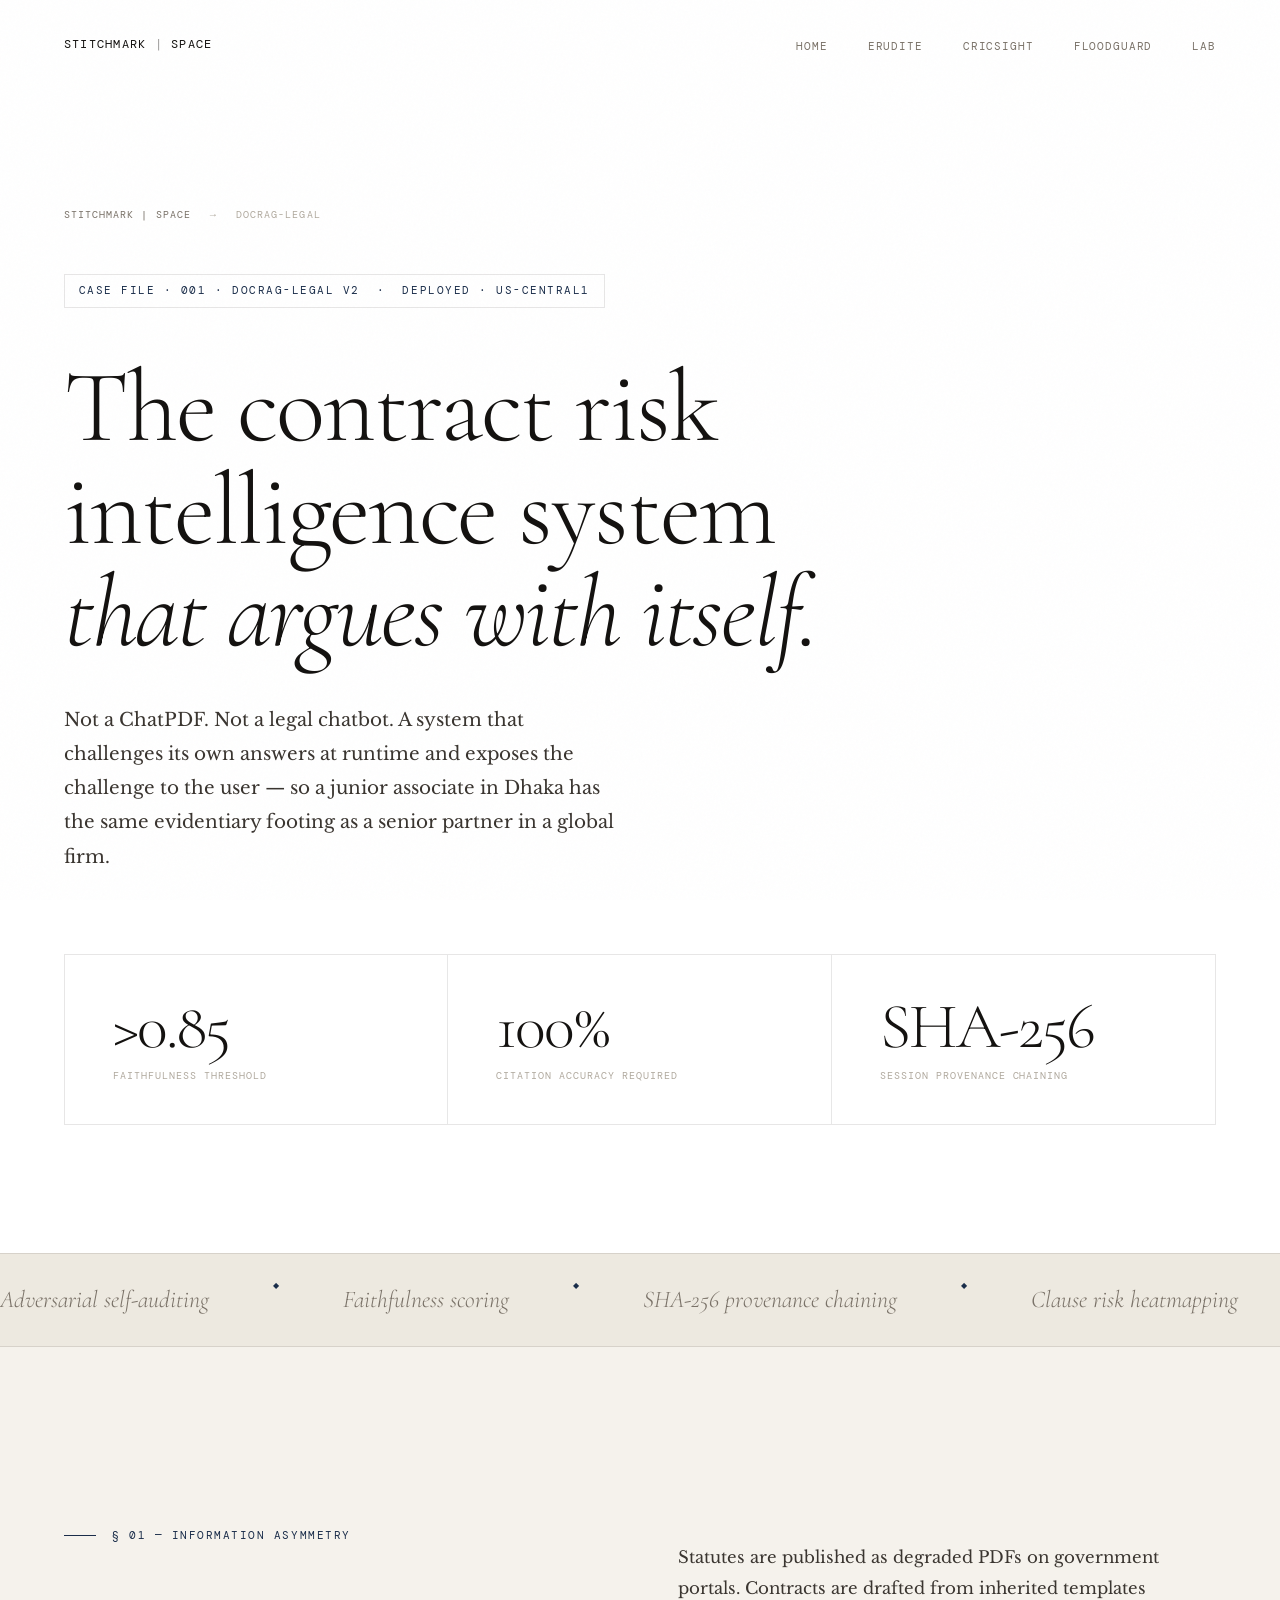
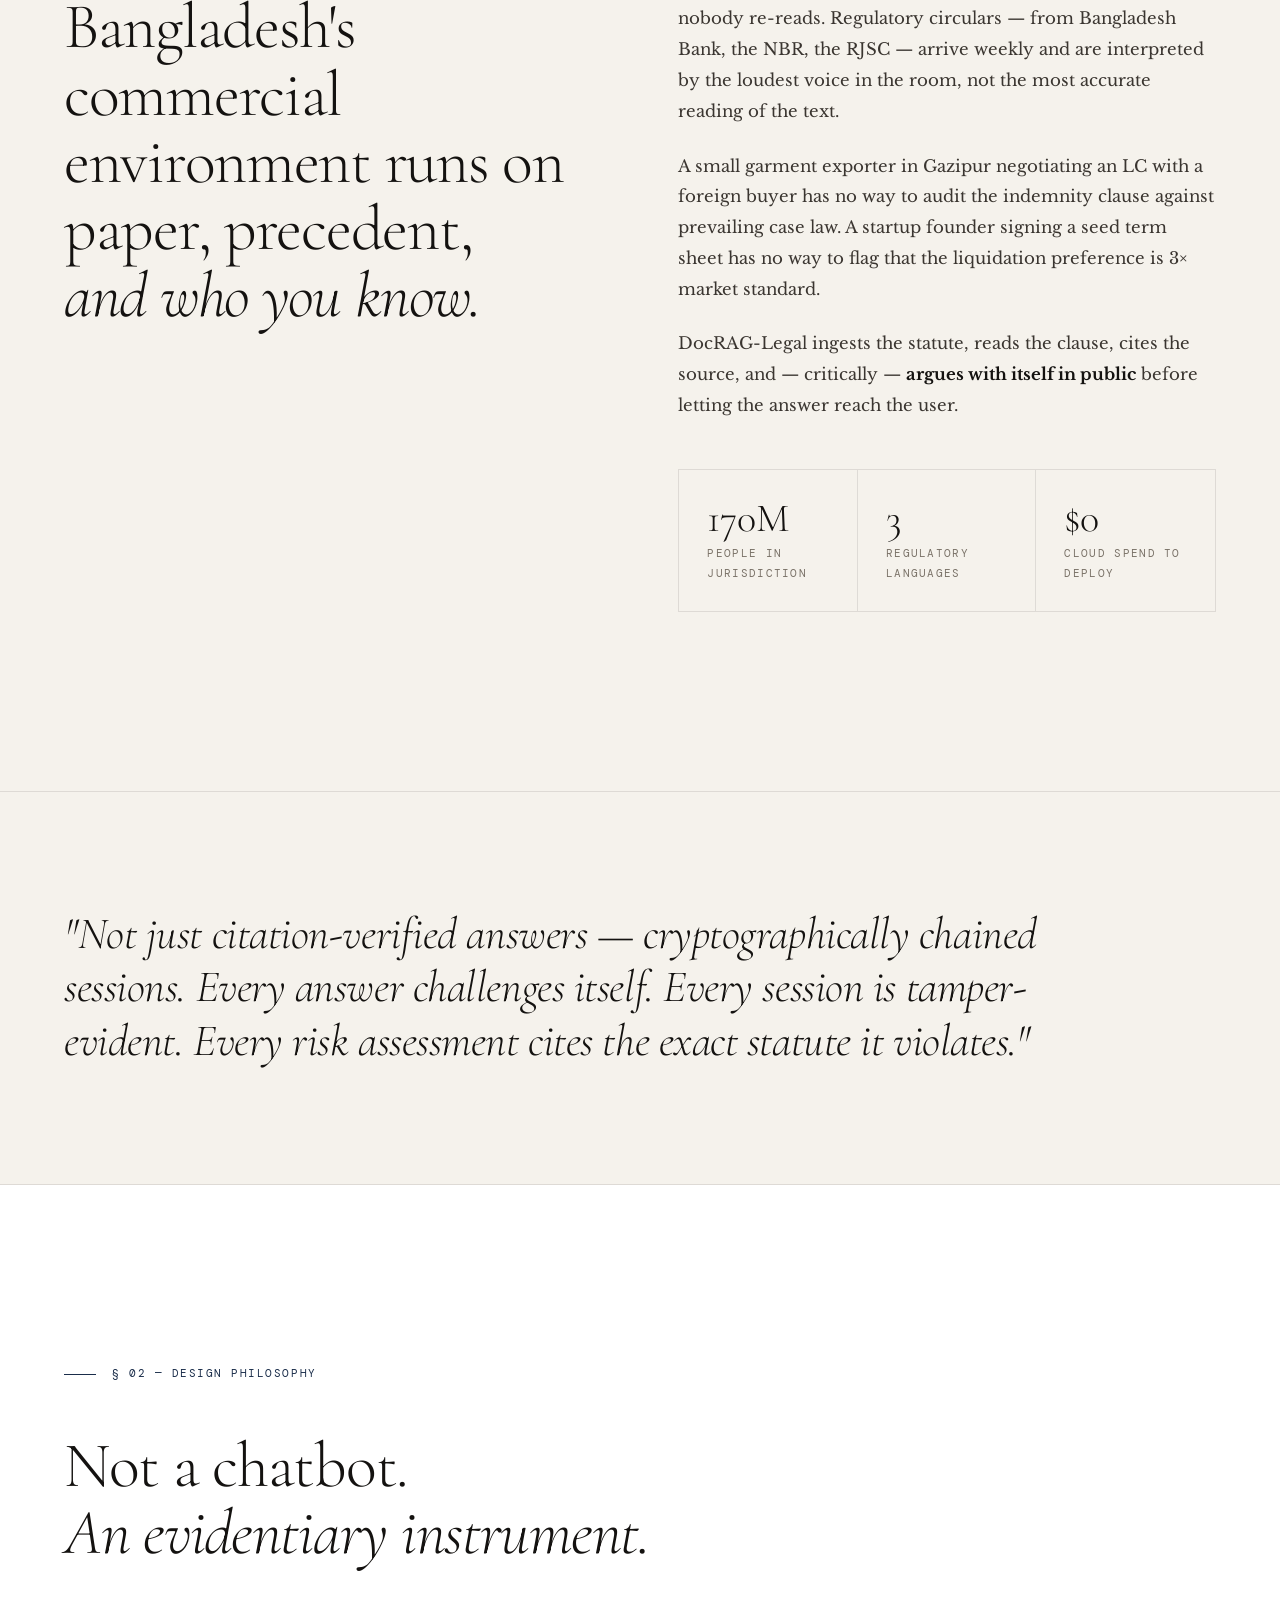
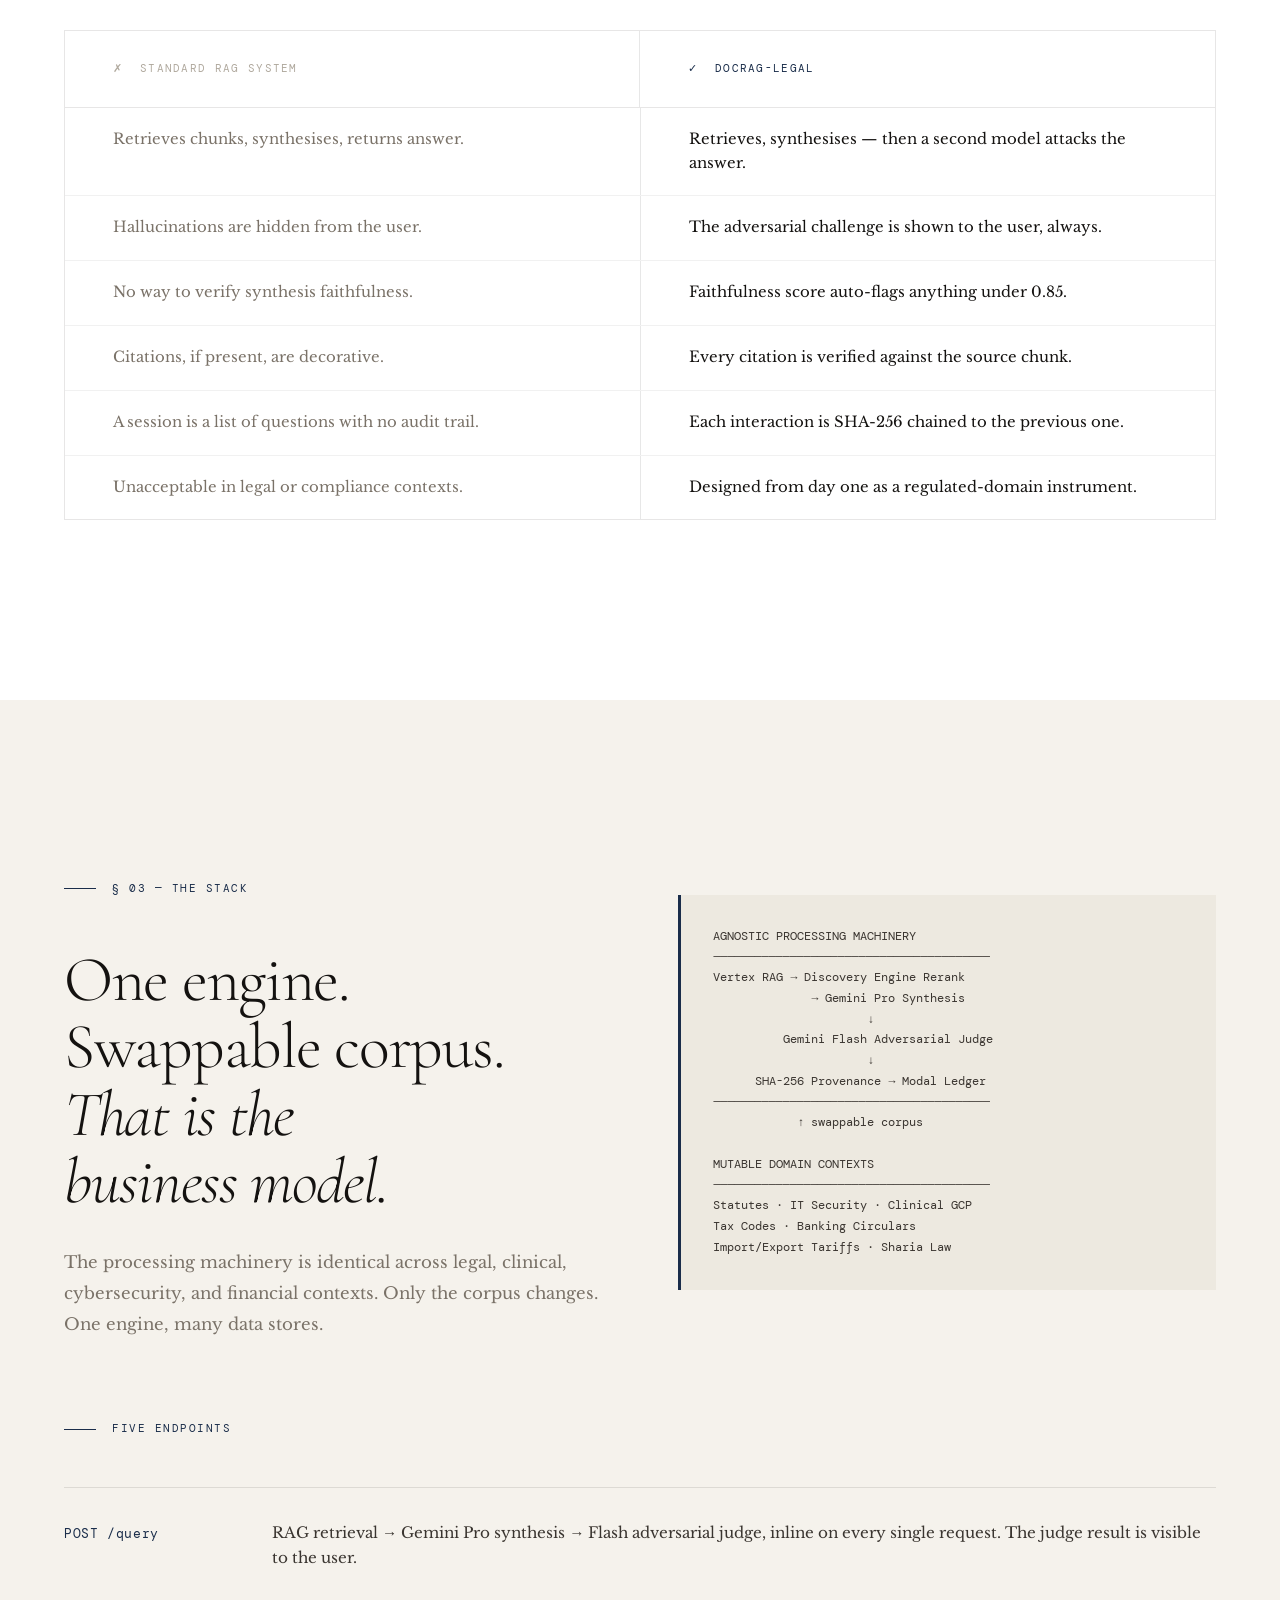
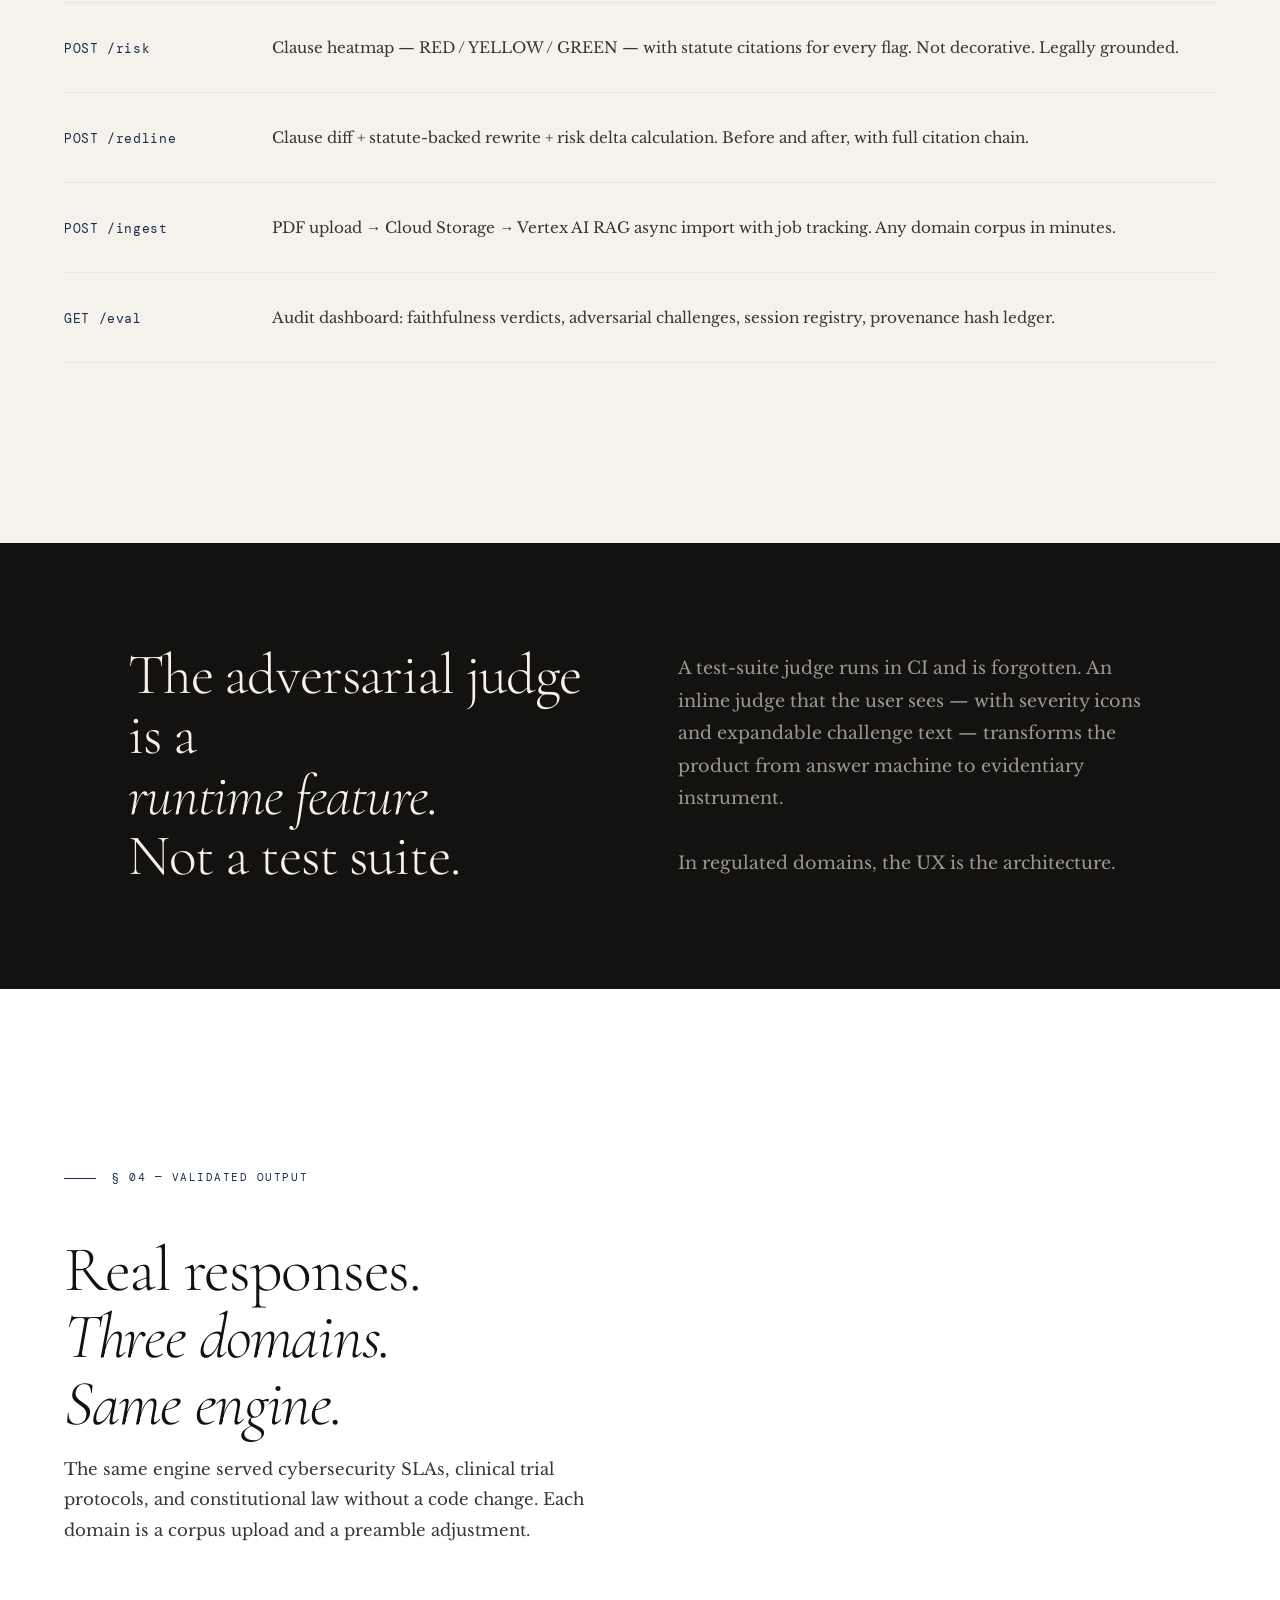
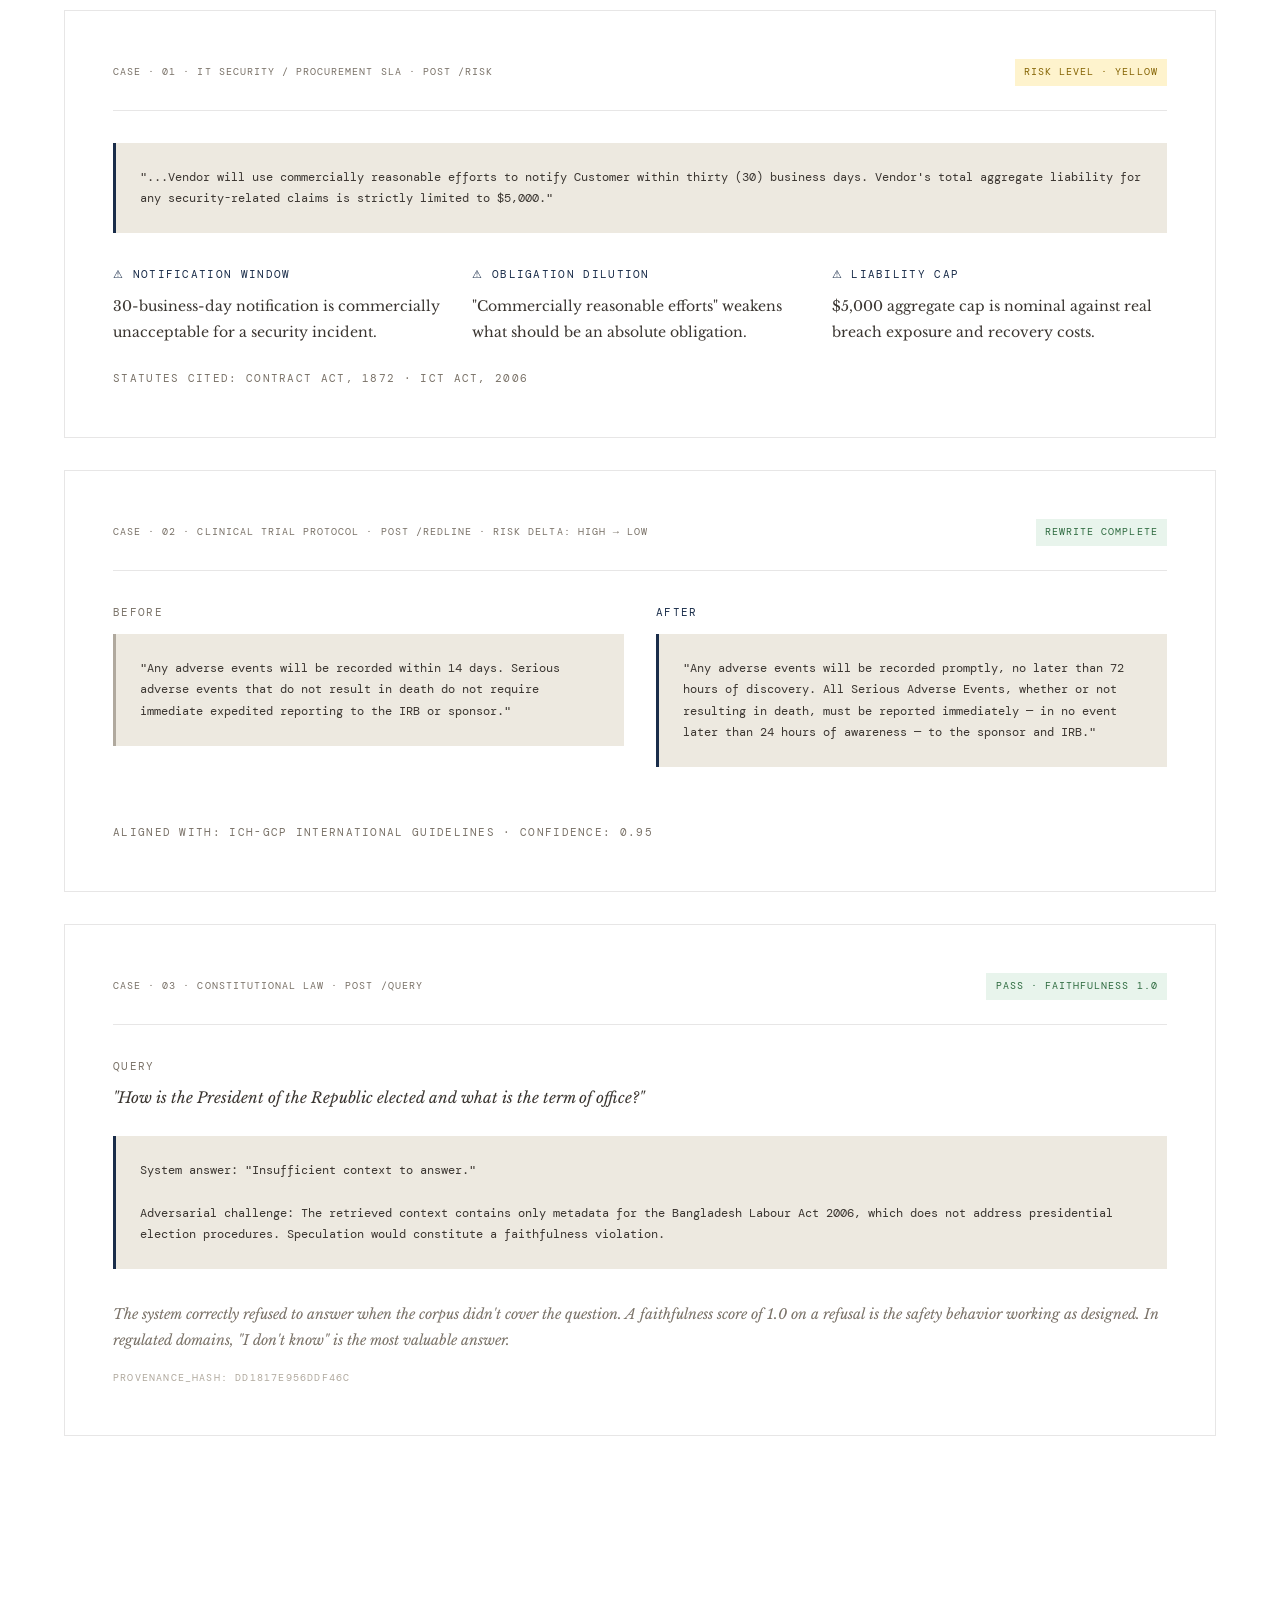
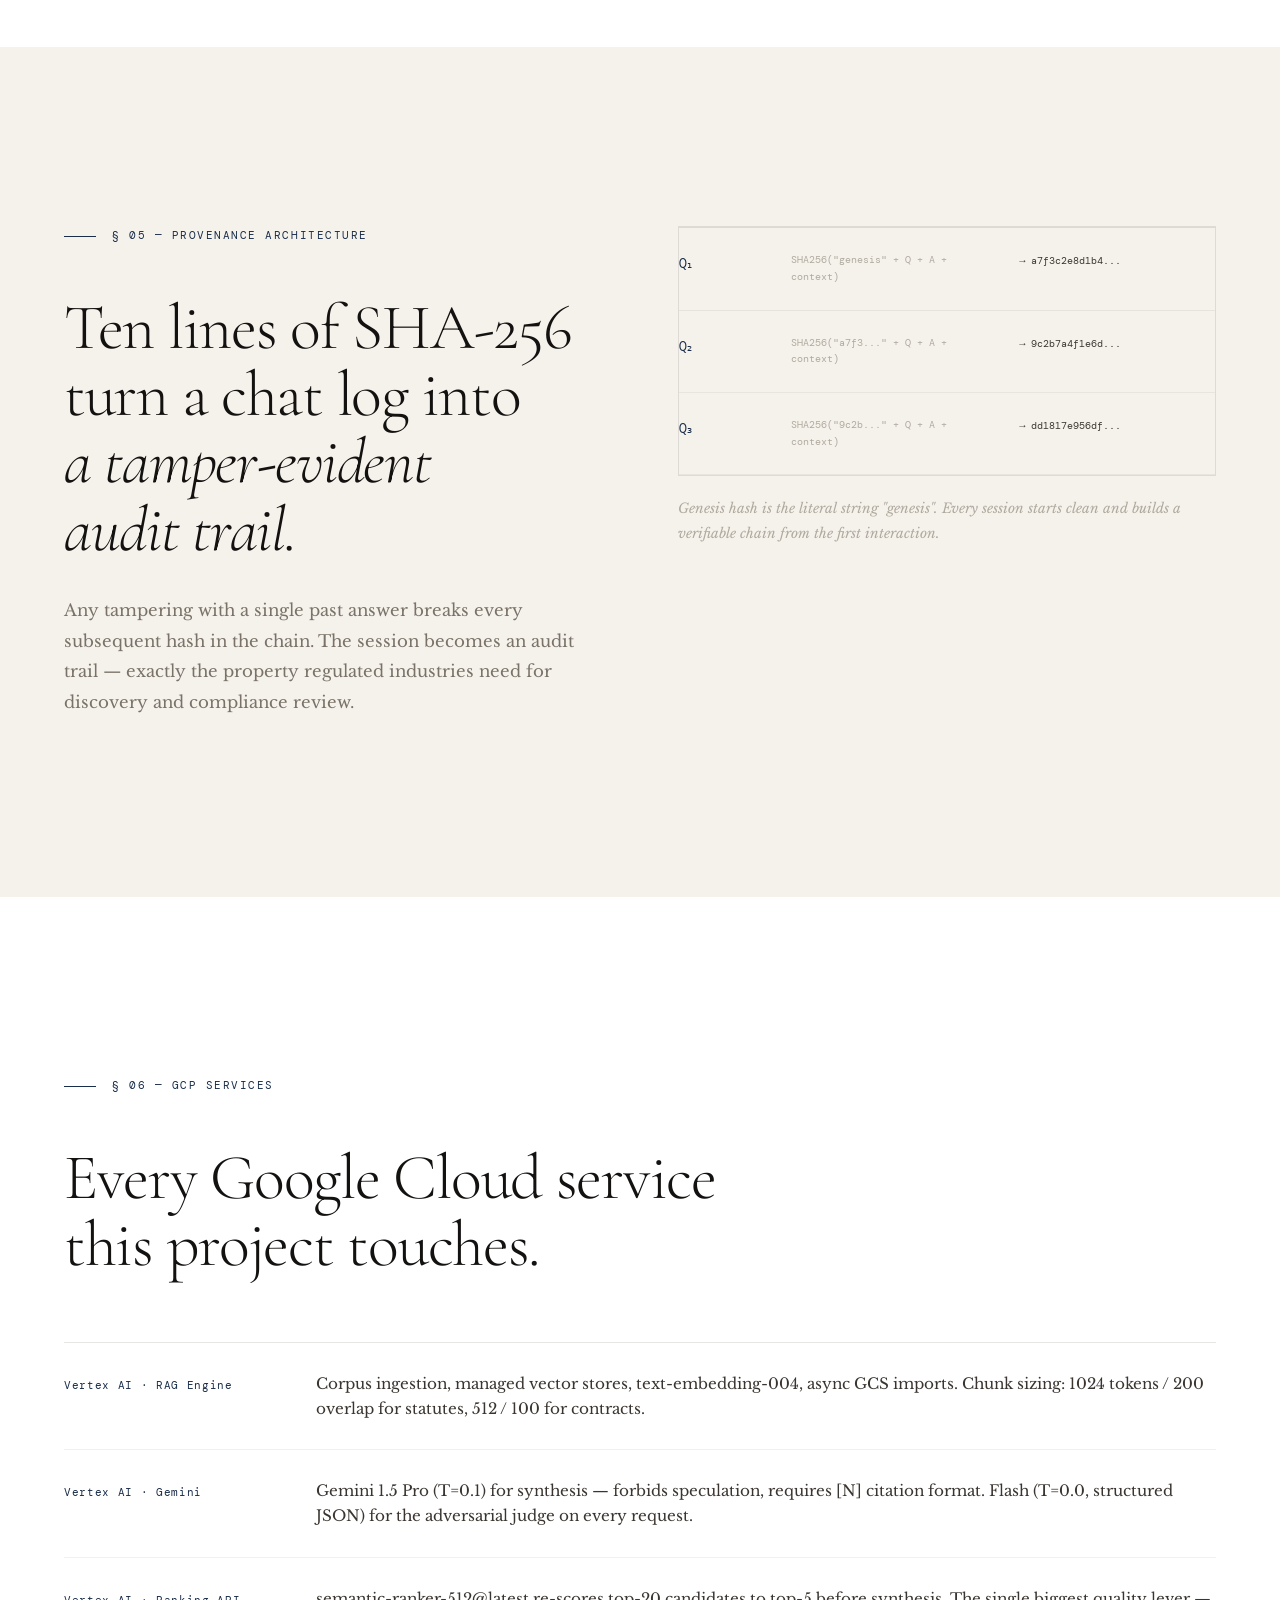
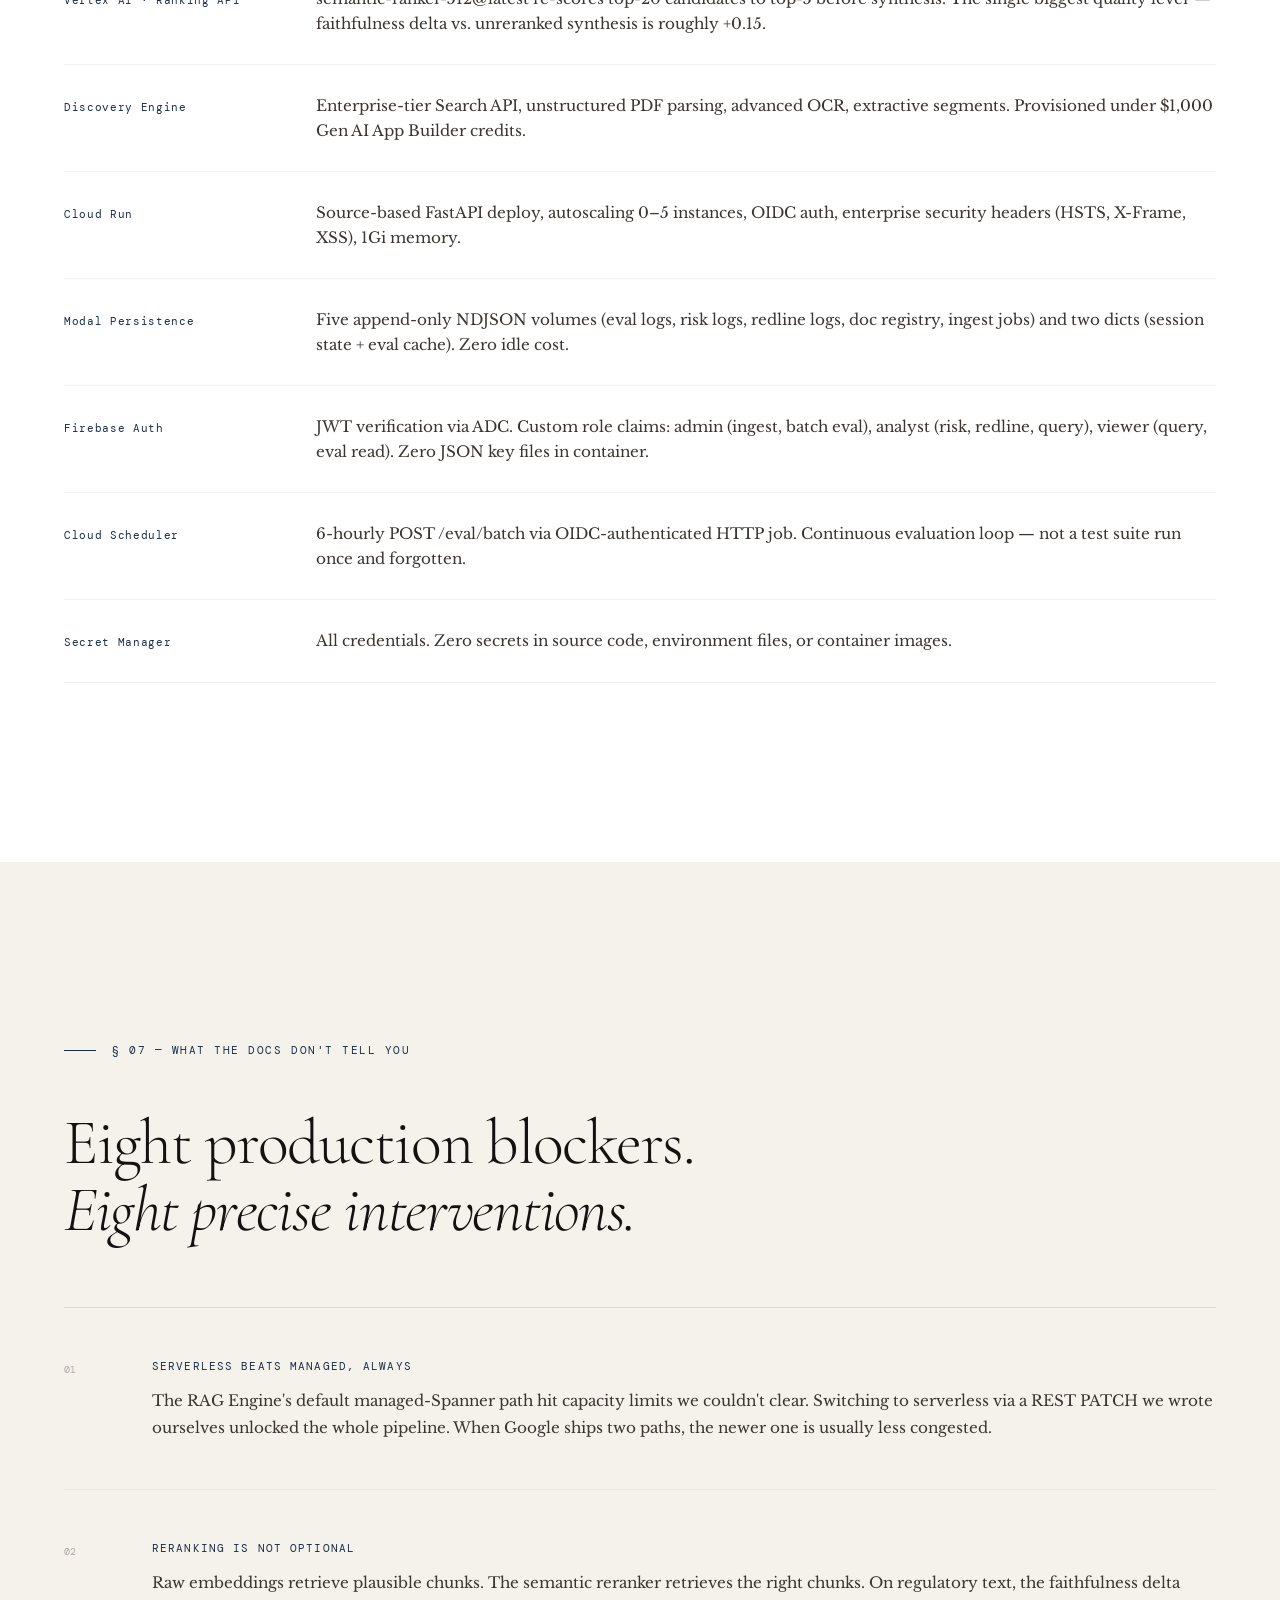
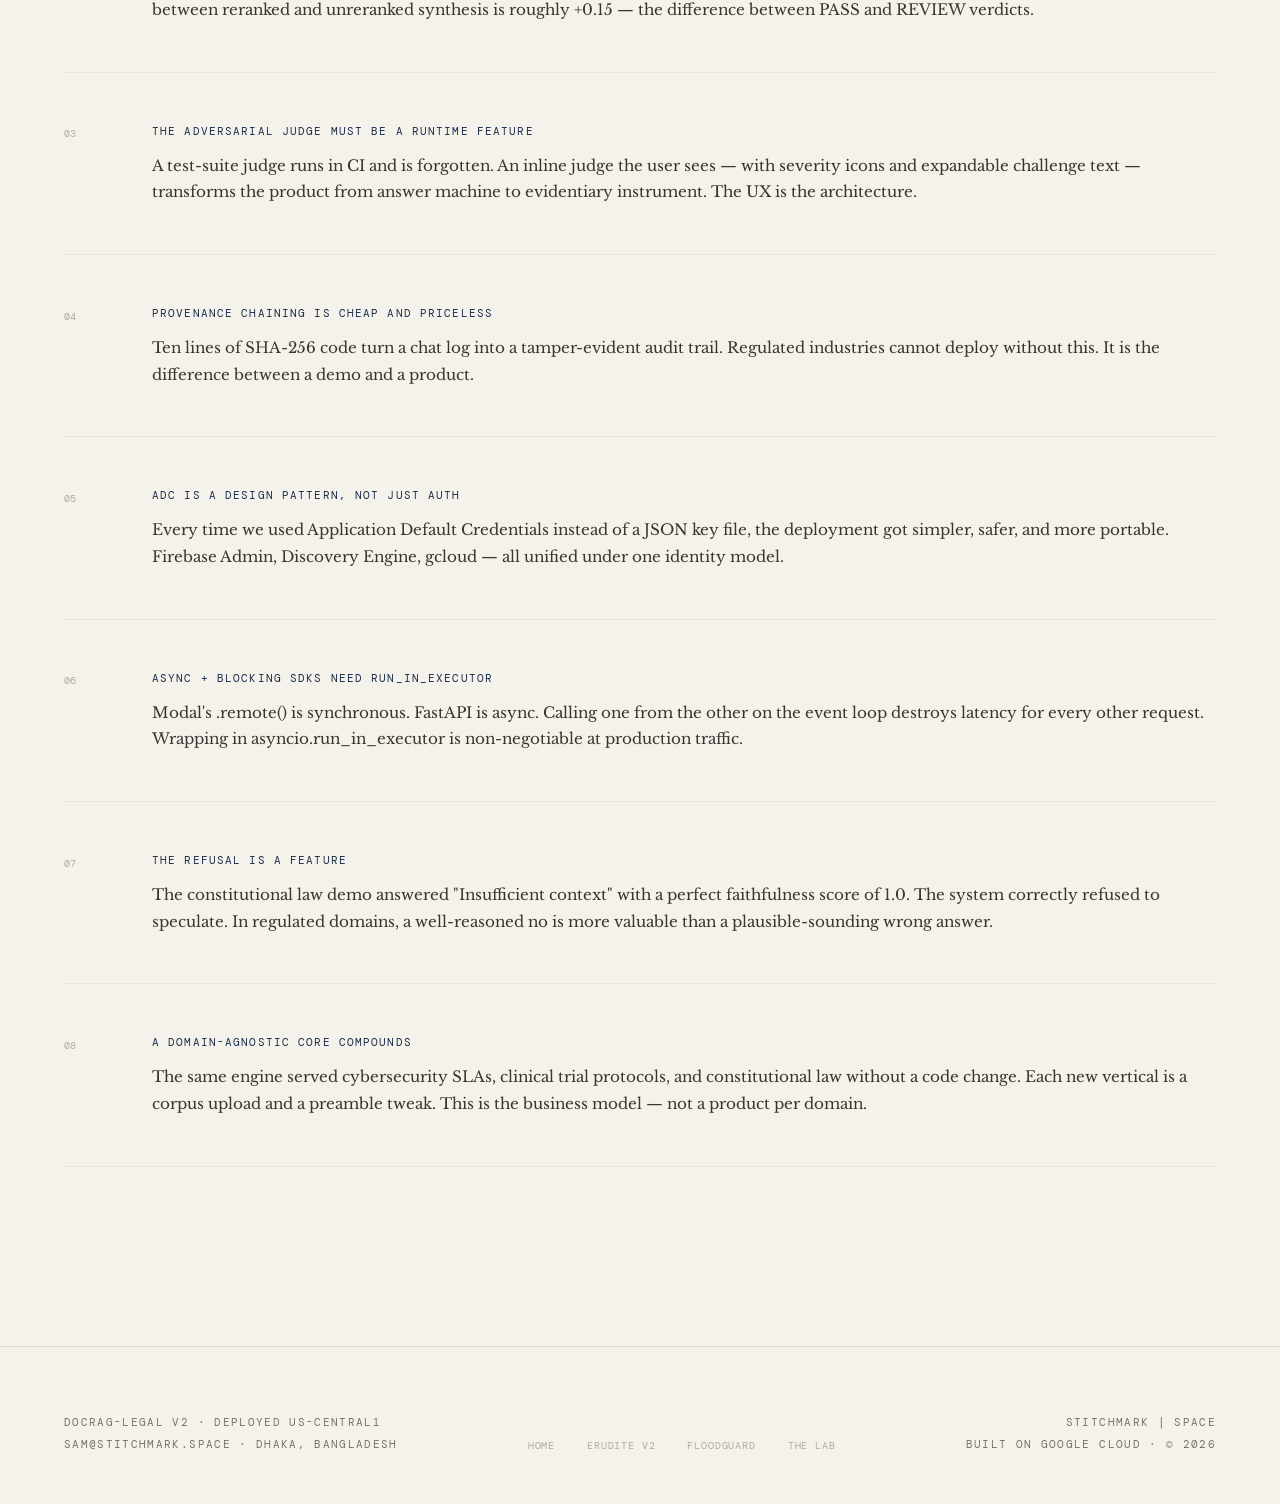
<file: docrag.html>
<!DOCTYPE html>
<html lang="en">
<head>
<meta charset="UTF-8">
<meta name="viewport" content="width=device-width, initial-scale=1.0">
<title>DocRAG-Legal — Stitchmark | Space</title>
<meta name="description" content="Contract risk intelligence with adversarial self-auditing. Not a chatbot. An evidentiary instrument built for Bangladesh's commercial and legal environment.">
<link rel="stylesheet" href="style.css">
<style>
  :root { --accent: #1A2D4A; --accent2: #2D4A70; }

  /* HERO */
  .docket-header {
    font-family: 'DM Mono', monospace;
    font-size: 0.68rem;
    letter-spacing: 0.14em;
    text-transform: uppercase;
    color: var(--accent);
    border: 1px solid var(--rule);
    display: inline-block;
    padding: 0.6em 1.25em;
    margin-bottom: 3rem;
  }

  /* STAT STRIP */
  .stat-strip {
    display: grid;
    grid-template-columns: repeat(3, 1fr);
    border: 1px solid var(--rule);
    margin-top: 5rem;
  }
  .stat-strip-cell {
    padding: 2.5rem 3rem;
    border-right: 1px solid var(--rule);
  }
  .stat-strip-cell:last-child { border-right: none; }
  .stat-val {
    font-family: 'Cormorant Garamond', Georgia, serif;
    font-size: clamp(2.5rem, 5vw, 4rem);
    font-weight: 300;
    line-height: 1;
    letter-spacing: -0.03em;
    margin-bottom: 0.5rem;
  }
  .stat-lbl { font-family: 'DM Mono', monospace; font-size: 0.62rem; letter-spacing: 0.1em; text-transform: uppercase; color: var(--ink4); }
  @media (max-width: 600px) { .stat-strip { grid-template-columns: 1fr; } .stat-strip-cell { border-right: none; border-bottom: 1px solid var(--rule); } }

  /* COMPARE */
  .compare-section { background: white; padding: var(--section) 0; }
  .compare-outer { border: 1px solid var(--rule); }
  .compare-header-bar {
    display: grid;
    grid-template-columns: 1fr 1fr;
    border-bottom: 1px solid var(--rule);
  }
  .compare-col-head {
    padding: 1.75rem 3rem;
    font-family: 'DM Mono', monospace;
    font-size: 0.68rem;
    letter-spacing: 0.12em;
    text-transform: uppercase;
  }
  .compare-col-head.bad { color: var(--ink4); border-right: 1px solid var(--rule); }
  .compare-col-head.good { color: var(--accent); }
  .compare-body-row {
    display: grid;
    grid-template-columns: 1fr 1fr;
    border-bottom: 1px solid var(--rule2);
  }
  .compare-body-row:last-child { border-bottom: none; }
  .compare-cell {
    padding: 1.25rem 3rem;
    font-size: 0.93rem;
    color: var(--ink3);
    line-height: 1.6;
  }
  .compare-cell.good { color: var(--ink); border-left: 1px solid var(--rule); }
  @media (max-width: 700px) {
    .compare-header-bar, .compare-body-row { grid-template-columns: 1fr; }
    .compare-col-head.bad, .compare-cell.good { border-right: none; border-left: none; border-bottom: 1px solid var(--rule2); }
  }

  /* ENDPOINT LIST */
  .endpoint {
    display: grid;
    grid-template-columns: 160px 1fr;
    gap: 3rem;
    padding: 2rem 0;
    border-bottom: 1px solid var(--rule2);
    align-items: baseline;
  }
  .endpoint:first-child { border-top: 1px solid var(--rule); }
  .endpoint-method {
    font-family: 'DM Mono', monospace;
    font-size: 0.8rem;
    letter-spacing: 0.05em;
    color: var(--accent);
  }
  .endpoint-desc { font-size: 0.95rem; color: var(--ink2); line-height: 1.65; }
  @media (max-width: 700px) { .endpoint { grid-template-columns: 1fr; gap: 0.5rem; } }

  /* CHAIN ILLUSTRATION */
  .chain-row {
    display: grid;
    grid-template-columns: 80px 1fr 1fr;
    gap: 2rem;
    padding: 1.5rem 0;
    border-bottom: 1px solid var(--rule2);
    align-items: start;
    font-family: 'DM Mono', monospace;
    font-size: 0.72rem;
    color: var(--ink3);
  }
  .chain-q { color: var(--accent); font-size: 0.8rem; }
  .chain-formula { font-size: 0.65rem; color: var(--ink4); line-height: 1.6; }
  .chain-hash { color: var(--ink2); word-break: break-all; font-size: 0.65rem; }
</style>
</head>
<body>

<nav>
  <a class="nav-brand" href="index.html">Stitchmark <span>|</span> Space</a>
  <ul class="nav-links">
    <li><a href="index.html">Home</a></li>
    <li><a href="erudite.html">Erudite</a></li>
    <li><a href="cricsight.html">CricSight</a></li>
    <li><a href="floodguard.html">FloodGuard</a></li>
    <li><a href="lab.html">Lab</a></li>
  </ul>
</nav>

<!-- ═══════════════════════════ HERO ═══════════════════════════ -->
<section class="page-hero" style="background:white;">
  <div class="wrap">
    <p class="breadcrumb"><a href="index.html">Stitchmark | Space</a> <span>→</span> DocRAG-Legal</p>
    <div class="reveal">
      <div class="docket-header">Case File · 001 · DocRAG-Legal V2 &nbsp;·&nbsp; Deployed · us-central1</div>
    </div>
    <h1 class="reveal" style="max-width:900px; margin-bottom:2.5rem;">
      The contract risk<br>intelligence system<br><em>that argues with itself.</em>
    </h1>
    <p class="reveal delay-1" style="max-width:560px; font-size:clamp(1rem,1.5vw,1.15rem); color:var(--ink2); line-height:1.85;">
      Not a ChatPDF. Not a legal chatbot. A system that challenges its own answers
      at runtime and exposes the challenge to the user — so a junior associate in
      Dhaka has the same evidentiary footing as a senior partner in a global firm.
    </p>

    <div class="stat-strip reveal delay-2">
      <div class="stat-strip-cell">
        <div class="stat-val">&gt;0.85</div>
        <div class="stat-lbl">Faithfulness threshold</div>
      </div>
      <div class="stat-strip-cell">
        <div class="stat-val">100%</div>
        <div class="stat-lbl">Citation accuracy required</div>
      </div>
      <div class="stat-strip-cell">
        <div class="stat-val">SHA-256</div>
        <div class="stat-lbl">Session provenance chaining</div>
      </div>
    </div>
  </div>
</section>

<!-- ═══════════════════════════ MARQUEE ═══════════════════════════ -->
<div class="marquee-wrap">
  <div class="marquee-track">
    <span class="marquee-item">Adversarial self-auditing</span>
    <span class="marquee-dot">◆</span>
    <span class="marquee-item">Faithfulness scoring</span>
    <span class="marquee-dot">◆</span>
    <span class="marquee-item">SHA-256 provenance chaining</span>
    <span class="marquee-dot">◆</span>
    <span class="marquee-item">Clause risk heatmapping</span>
    <span class="marquee-dot">◆</span>
    <span class="marquee-item">Statute-backed redlines</span>
    <span class="marquee-dot">◆</span>
    <span class="marquee-item">Gemini-as-judge</span>
    <span class="marquee-dot">◆</span>
    <span class="marquee-item">Adversarial self-auditing</span>
    <span class="marquee-dot">◆</span>
    <span class="marquee-item">Faithfulness scoring</span>
    <span class="marquee-dot">◆</span>
    <span class="marquee-item">SHA-256 provenance chaining</span>
    <span class="marquee-dot">◆</span>
    <span class="marquee-item">Clause risk heatmapping</span>
    <span class="marquee-dot">◆</span>
    <span class="marquee-item">Statute-backed redlines</span>
    <span class="marquee-dot">◆</span>
    <span class="marquee-item">Gemini-as-judge</span>
    <span class="marquee-dot">◆</span>
  </div>
</div>

<!-- ═══════════════════════════ PROBLEM ═══════════════════════════ -->
<section>
  <div class="wrap">
    <div style="display:grid; grid-template-columns:1fr 1fr; gap:clamp(3rem,6vw,8rem); align-items:start;">
      <div class="reveal">
        <div class="eyebrow"><span class="eyebrow-text">§ 01 — Information Asymmetry</span></div>
        <h2>Bangladesh's commercial environment runs on paper, precedent,<br><em>and who you know.</em></h2>
      </div>
      <div class="reveal delay-1" style="padding-top:1rem;">
        <p style="margin-bottom:1.5rem;">
          Statutes are published as degraded PDFs on government portals. Contracts
          are drafted from inherited templates nobody re-reads. Regulatory circulars —
          from Bangladesh Bank, the NBR, the RJSC — arrive weekly and are interpreted
          by the loudest voice in the room, not the most accurate reading of the text.
        </p>
        <p style="margin-bottom:1.5rem;">
          A small garment exporter in Gazipur negotiating an LC with a foreign buyer has
          no way to audit the indemnity clause against prevailing case law. A startup
          founder signing a seed term sheet has no way to flag that the liquidation
          preference is 3× market standard.
        </p>
        <p>
          DocRAG-Legal ingests the statute, reads the clause, cites the source, and —
          critically — <strong>argues with itself in public</strong> before letting the
          answer reach the user.
        </p>

        <div style="display:grid; grid-template-columns:1fr 1fr 1fr; gap:0; border:1px solid var(--rule); margin-top:3rem;">
          <div style="padding:1.75rem; border-right:1px solid var(--rule);">
            <div style="font-family:'Cormorant Garamond',serif; font-size:2.5rem; font-weight:300; line-height:1; margin-bottom:0.4rem;">170M</div>
            <div class="label">People in jurisdiction</div>
          </div>
          <div style="padding:1.75rem; border-right:1px solid var(--rule);">
            <div style="font-family:'Cormorant Garamond',serif; font-size:2.5rem; font-weight:300; line-height:1; margin-bottom:0.4rem;">3</div>
            <div class="label">Regulatory languages</div>
          </div>
          <div style="padding:1.75rem;">
            <div style="font-family:'Cormorant Garamond',serif; font-size:2.5rem; font-weight:300; line-height:1; margin-bottom:0.4rem;">$0</div>
            <div class="label">Cloud spend to deploy</div>
          </div>
        </div>
      </div>
    </div>
  </div>
</section>

<!-- ═══════════════════════════ PULL QUOTE ═══════════════════════════ -->
<div style="padding:clamp(5rem,9vw,8rem) 0; border-top:1px solid var(--rule); border-bottom:1px solid var(--rule);">
  <div class="wrap">
    <p class="pull-quote reveal" style="max-width:980px;">
      "Not just citation-verified answers — <em>cryptographically chained sessions.</em>
      Every answer challenges itself. Every session is tamper-evident.
      Every risk assessment cites the exact statute it violates."
    </p>
  </div>
</div>

<!-- ═══════════════════════════ COMPARE ═══════════════════════════ -->
<section class="compare-section">
  <div class="wrap">
    <div class="eyebrow reveal"><span class="eyebrow-text">§ 02 — Design Philosophy</span></div>
    <h2 class="reveal" style="margin-bottom:4rem;">Not a chatbot.<br><em>An evidentiary instrument.</em></h2>

    <div class="compare-outer reveal delay-1">
      <div class="compare-header-bar">
        <div class="compare-col-head bad">✗ &nbsp;Standard RAG System</div>
        <div class="compare-col-head good">✓ &nbsp;DocRAG-Legal</div>
      </div>
      <div class="compare-body-row"><div class="compare-cell bad">Retrieves chunks, synthesises, returns answer.</div><div class="compare-cell good">Retrieves, synthesises — then a second model attacks the answer.</div></div>
      <div class="compare-body-row"><div class="compare-cell bad">Hallucinations are hidden from the user.</div><div class="compare-cell good">The adversarial challenge is shown to the user, always.</div></div>
      <div class="compare-body-row"><div class="compare-cell bad">No way to verify synthesis faithfulness.</div><div class="compare-cell good">Faithfulness score auto-flags anything under 0.85.</div></div>
      <div class="compare-body-row"><div class="compare-cell bad">Citations, if present, are decorative.</div><div class="compare-cell good">Every citation is verified against the source chunk.</div></div>
      <div class="compare-body-row"><div class="compare-cell bad">A session is a list of questions with no audit trail.</div><div class="compare-cell good">Each interaction is SHA-256 chained to the previous one.</div></div>
      <div class="compare-body-row"><div class="compare-cell bad">Unacceptable in legal or compliance contexts.</div><div class="compare-cell good">Designed from day one as a regulated-domain instrument.</div></div>
    </div>
  </div>
</section>

<!-- ═══════════════════════════ ARCHITECTURE ═══════════════════════════ -->
<section>
  <div class="wrap">
    <div style="display:grid; grid-template-columns:1fr 1fr; gap:clamp(3rem,6vw,8rem); align-items:start;">
      <div class="reveal">
        <div class="eyebrow"><span class="eyebrow-text">§ 03 — The Stack</span></div>
        <h2>One engine.<br>Swappable corpus.<br><em>That is the<br>business model.</em></h2>
        <p style="margin-top:2rem; color:var(--ink3);">
          The processing machinery is identical across legal, clinical, cybersecurity,
          and financial contexts. Only the corpus changes. One engine, many data stores.
        </p>
      </div>
      <div class="reveal delay-1" style="padding-top:1rem;">
        <pre style="font-size:0.72rem; line-height:1.8;">AGNOSTIC PROCESSING MACHINERY
────────────────────────────────────────
Vertex RAG → Discovery Engine Rerank
              → Gemini Pro Synthesis
                      ↓
          Gemini Flash Adversarial Judge
                      ↓
      SHA-256 Provenance → Modal Ledger
────────────────────────────────────────
            ↑ swappable corpus

MUTABLE DOMAIN CONTEXTS
────────────────────────────────────────
Statutes · IT Security · Clinical GCP
Tax Codes · Banking Circulars
Import/Export Tariffs · Sharia Law</pre>
      </div>
    </div>

    <div style="margin-top:5rem;">
      <div class="eyebrow reveal"><span class="eyebrow-text">Five endpoints</span></div>
      <div>
        <div class="endpoint reveal">
          <span class="endpoint-method">POST /query</span>
          <p class="endpoint-desc">RAG retrieval → Gemini Pro synthesis → Flash adversarial judge, inline on every single request. The judge result is visible to the user.</p>
        </div>
        <div class="endpoint reveal">
          <span class="endpoint-method">POST /risk</span>
          <p class="endpoint-desc">Clause heatmap — RED / YELLOW / GREEN — with statute citations for every flag. Not decorative. Legally grounded.</p>
        </div>
        <div class="endpoint reveal">
          <span class="endpoint-method">POST /redline</span>
          <p class="endpoint-desc">Clause diff + statute-backed rewrite + risk delta calculation. Before and after, with full citation chain.</p>
        </div>
        <div class="endpoint reveal">
          <span class="endpoint-method">POST /ingest</span>
          <p class="endpoint-desc">PDF upload → Cloud Storage → Vertex AI RAG async import with job tracking. Any domain corpus in minutes.</p>
        </div>
        <div class="endpoint reveal">
          <span class="endpoint-method">GET /eval</span>
          <p class="endpoint-desc">Audit dashboard: faithfulness verdicts, adversarial challenges, session registry, provenance hash ledger.</p>
        </div>
      </div>
    </div>
  </div>
</section>

<!-- ═══════════════════════════ DARK BANNER ═══════════════════════════ -->
<div class="banner">
  <div class="wrap">
    <div style="display:grid; grid-template-columns:1fr 1fr; gap:clamp(3rem,6vw,8rem); align-items:center;">
      <h2 class="reveal" style="font-size:clamp(2rem,4.5vw,3.75rem);">
        The adversarial judge is a<br>
        <em>runtime feature.</em><br>
        Not a test suite.
      </h2>
      <p class="reveal delay-1" style="color:rgba(245,242,236,0.6); font-size:clamp(0.95rem,1.4vw,1.1rem); line-height:1.85;">
        A test-suite judge runs in CI and is forgotten. An inline judge that the user
        sees — with severity icons and expandable challenge text — transforms the
        product from answer machine to evidentiary instrument.
        <br><br>
        In regulated domains, the UX is the architecture.
      </p>
    </div>
  </div>
</div>

<!-- ═══════════════════════════ LIVE OUTPUTS ═══════════════════════════ -->
<section style="background:white;">
  <div class="wrap">
    <div class="eyebrow reveal"><span class="eyebrow-text">§ 04 — Validated Output</span></div>
    <h2 class="reveal" style="margin-bottom:1rem;">Real responses.<br><em>Three domains.<br>Same engine.</em></h2>
    <p class="reveal delay-1" style="max-width:520px; margin-bottom:4rem;">
      The same engine served cybersecurity SLAs, clinical trial protocols, and
      constitutional law without a code change. Each domain is a corpus upload
      and a preamble adjustment.
    </p>

    <!-- CASE 01 -->
    <div class="case-card reveal">
      <div class="case-header">
        <div>
          <div class="case-docket">Case · 01 · IT Security / Procurement SLA · POST /risk</div>
        </div>
        <div class="case-verdict verdict-warn">Risk Level · Yellow</div>
      </div>
      <div class="case-clause">
        "...Vendor will use commercially reasonable efforts to notify Customer within thirty (30) business days.
        Vendor's total aggregate liability for any security-related claims is strictly limited to $5,000."
      </div>
      <div style="display:grid; grid-template-columns:repeat(3,1fr); gap:1.5rem; margin-bottom:1.5rem;">
        <div>
          <div class="label-accent" style="margin-bottom:0.5rem;">⚠ Notification window</div>
          <p style="font-size:0.88rem; color:var(--ink2);">30-business-day notification is commercially unacceptable for a security incident.</p>
        </div>
        <div>
          <div class="label-accent" style="margin-bottom:0.5rem;">⚠ Obligation dilution</div>
          <p style="font-size:0.88rem; color:var(--ink2);">"Commercially reasonable efforts" weakens what should be an absolute obligation.</p>
        </div>
        <div>
          <div class="label-accent" style="margin-bottom:0.5rem;">⚠ Liability cap</div>
          <p style="font-size:0.88rem; color:var(--ink2);">$5,000 aggregate cap is nominal against real breach exposure and recovery costs.</p>
        </div>
      </div>
      <div class="label">Statutes cited: Contract Act, 1872 · ICT Act, 2006</div>
    </div>

    <!-- CASE 02 -->
    <div class="case-card reveal">
      <div class="case-header">
        <div>
          <div class="case-docket">Case · 02 · Clinical Trial Protocol · POST /redline · Risk delta: HIGH → LOW</div>
        </div>
        <div class="case-verdict verdict-pass">Rewrite Complete</div>
      </div>
      <div style="display:grid; grid-template-columns:1fr 1fr; gap:2rem;">
        <div>
          <div class="label" style="margin-bottom:0.75rem;">Before</div>
          <div class="case-clause" style="border-left-color:var(--ink4);">
            "Any adverse events will be recorded within 14 days. Serious adverse events that do not result in death do not require immediate expedited reporting to the IRB or sponsor."
          </div>
        </div>
        <div>
          <div class="label-accent" style="margin-bottom:0.75rem;">After</div>
          <div class="case-clause">
            "Any adverse events will be recorded promptly, no later than 72 hours of discovery. All Serious Adverse Events, whether or not resulting in death, must be reported immediately — in no event later than 24 hours of awareness — to the sponsor and IRB."
          </div>
        </div>
      </div>
      <div class="label" style="margin-top:1.5rem;">Aligned with: ICH-GCP international guidelines · Confidence: 0.95</div>
    </div>

    <!-- CASE 03 -->
    <div class="case-card reveal">
      <div class="case-header">
        <div>
          <div class="case-docket">Case · 03 · Constitutional Law · POST /query</div>
        </div>
        <div class="case-verdict verdict-pass">PASS · Faithfulness 1.0</div>
      </div>
      <div style="margin-bottom:1.5rem;">
        <div class="label" style="margin-bottom:0.5rem;">Query</div>
        <p style="font-size:0.95rem; color:var(--ink2); font-style:italic;">"How is the President of the Republic elected and what is the term of office?"</p>
      </div>
      <div class="case-clause">
        System answer: "Insufficient context to answer."<br><br>
        Adversarial challenge: The retrieved context contains only metadata for the Bangladesh Labour Act 2006, which does not address presidential election procedures. Speculation would constitute a faithfulness violation.
      </div>
      <p style="font-size:0.88rem; color:var(--ink3); font-style:italic; margin-top:1.25rem;">
        The system correctly refused to answer when the corpus didn't cover the question.
        A faithfulness score of 1.0 on a refusal is the safety behavior working as designed.
        In regulated domains, "I don't know" is the most valuable answer.
      </p>
      <div class="label" style="margin-top:1rem; font-family:'DM Mono',monospace; font-size:0.62rem; color:var(--ink4);">provenance_hash: dd1817e956ddf46c</div>
    </div>

  </div>
</section>

<!-- ═══════════════════════════ PROVENANCE CHAIN ═══════════════════════════ -->
<section>
  <div class="wrap">
    <div style="display:grid; grid-template-columns:1fr 1fr; gap:clamp(3rem,6vw,8rem); align-items:start;">
      <div class="reveal">
        <div class="eyebrow"><span class="eyebrow-text">§ 05 — Provenance Architecture</span></div>
        <h2>Ten lines of SHA-256<br>turn a chat log into<br><em>a tamper-evident<br>audit trail.</em></h2>
        <p style="margin-top:2rem; color:var(--ink3);">
          Any tampering with a single past answer breaks every subsequent hash in the
          chain. The session becomes an audit trail — exactly the property regulated
          industries need for discovery and compliance review.
        </p>
      </div>
      <div class="reveal delay-1">
        <div style="border:1px solid var(--rule);">
          <div class="chain-row" style="border-top:1px solid var(--rule);">
            <span class="chain-q">Q₁</span>
            <span class="chain-formula">SHA256("genesis" + Q + A + context)</span>
            <span class="chain-hash">→ a7f3c2e8d1b4...</span>
          </div>
          <div class="chain-row">
            <span class="chain-q">Q₂</span>
            <span class="chain-formula">SHA256("a7f3..." + Q + A + context)</span>
            <span class="chain-hash">→ 9c2b7a4f1e6d...</span>
          </div>
          <div class="chain-row">
            <span class="chain-q">Q₃</span>
            <span class="chain-formula">SHA256("9c2b..." + Q + A + context)</span>
            <span class="chain-hash">→ dd1817e956df...</span>
          </div>
        </div>
        <p style="font-size:0.85rem; color:var(--ink4); font-style:italic; margin-top:1.25rem;">
          Genesis hash is the literal string "genesis". Every session starts clean
          and builds a verifiable chain from the first interaction.
        </p>
      </div>
    </div>
  </div>
</section>

<!-- ═══════════════════════════ GCP STACK ═══════════════════════════ -->
<section style="background:white;">
  <div class="wrap">
    <div class="eyebrow reveal"><span class="eyebrow-text">§ 06 — GCP Services</span></div>
    <h2 class="reveal" style="margin-bottom:4rem;">Every Google Cloud service<br>this project touches.</h2>
    <div>
      <div class="stack-row reveal"><span class="stack-name">Vertex AI · RAG Engine</span><p class="stack-desc">Corpus ingestion, managed vector stores, text-embedding-004, async GCS imports. Chunk sizing: 1024 tokens / 200 overlap for statutes, 512 / 100 for contracts.</p></div>
      <div class="stack-row reveal"><span class="stack-name">Vertex AI · Gemini</span><p class="stack-desc">Gemini 1.5 Pro (T=0.1) for synthesis — forbids speculation, requires [N] citation format. Flash (T=0.0, structured JSON) for the adversarial judge on every request.</p></div>
      <div class="stack-row reveal"><span class="stack-name">Vertex AI · Ranking API</span><p class="stack-desc">semantic-ranker-512@latest re-scores top-20 candidates to top-5 before synthesis. The single biggest quality lever — faithfulness delta vs. unreranked synthesis is roughly +0.15.</p></div>
      <div class="stack-row reveal"><span class="stack-name">Discovery Engine</span><p class="stack-desc">Enterprise-tier Search API, unstructured PDF parsing, advanced OCR, extractive segments. Provisioned under $1,000 Gen AI App Builder credits.</p></div>
      <div class="stack-row reveal"><span class="stack-name">Cloud Run</span><p class="stack-desc">Source-based FastAPI deploy, autoscaling 0–5 instances, OIDC auth, enterprise security headers (HSTS, X-Frame, XSS), 1Gi memory.</p></div>
      <div class="stack-row reveal"><span class="stack-name">Modal Persistence</span><p class="stack-desc">Five append-only NDJSON volumes (eval logs, risk logs, redline logs, doc registry, ingest jobs) and two dicts (session state + eval cache). Zero idle cost.</p></div>
      <div class="stack-row reveal"><span class="stack-name">Firebase Auth</span><p class="stack-desc">JWT verification via ADC. Custom role claims: admin (ingest, batch eval), analyst (risk, redline, query), viewer (query, eval read). Zero JSON key files in container.</p></div>
      <div class="stack-row reveal"><span class="stack-name">Cloud Scheduler</span><p class="stack-desc">6-hourly POST /eval/batch via OIDC-authenticated HTTP job. Continuous evaluation loop — not a test suite run once and forgotten.</p></div>
      <div class="stack-row reveal"><span class="stack-name">Secret Manager</span><p class="stack-desc">All credentials. Zero secrets in source code, environment files, or container images.</p></div>
    </div>
  </div>
</section>

<!-- ═══════════════════════════ LESSONS ═══════════════════════════ -->
<section>
  <div class="wrap">
    <div class="eyebrow reveal"><span class="eyebrow-text">§ 07 — What the Docs Don't Tell You</span></div>
    <h2 class="reveal" style="margin-bottom:4rem;">Eight production blockers.<br><em>Eight precise interventions.</em></h2>
    <div>
      <div class="lesson-row reveal">
        <span class="lesson-num">01</span>
        <div><div class="lesson-title">Serverless beats managed, always</div><p class="lesson-body">The RAG Engine's default managed-Spanner path hit capacity limits we couldn't clear. Switching to serverless via a REST PATCH we wrote ourselves unlocked the whole pipeline. When Google ships two paths, the newer one is usually less congested.</p></div>
      </div>
      <div class="lesson-row reveal">
        <span class="lesson-num">02</span>
        <div><div class="lesson-title">Reranking is not optional</div><p class="lesson-body">Raw embeddings retrieve plausible chunks. The semantic reranker retrieves the right chunks. On regulatory text, the faithfulness delta between reranked and unreranked synthesis is roughly +0.15 — the difference between PASS and REVIEW verdicts.</p></div>
      </div>
      <div class="lesson-row reveal">
        <span class="lesson-num">03</span>
        <div><div class="lesson-title">The adversarial judge must be a runtime feature</div><p class="lesson-body">A test-suite judge runs in CI and is forgotten. An inline judge the user sees — with severity icons and expandable challenge text — transforms the product from answer machine to evidentiary instrument. The UX is the architecture.</p></div>
      </div>
      <div class="lesson-row reveal">
        <span class="lesson-num">04</span>
        <div><div class="lesson-title">Provenance chaining is cheap and priceless</div><p class="lesson-body">Ten lines of SHA-256 code turn a chat log into a tamper-evident audit trail. Regulated industries cannot deploy without this. It is the difference between a demo and a product.</p></div>
      </div>
      <div class="lesson-row reveal">
        <span class="lesson-num">05</span>
        <div><div class="lesson-title">ADC is a design pattern, not just auth</div><p class="lesson-body">Every time we used Application Default Credentials instead of a JSON key file, the deployment got simpler, safer, and more portable. Firebase Admin, Discovery Engine, gcloud — all unified under one identity model.</p></div>
      </div>
      <div class="lesson-row reveal">
        <span class="lesson-num">06</span>
        <div><div class="lesson-title">Async + blocking SDKs need run_in_executor</div><p class="lesson-body">Modal's .remote() is synchronous. FastAPI is async. Calling one from the other on the event loop destroys latency for every other request. Wrapping in asyncio.run_in_executor is non-negotiable at production traffic.</p></div>
      </div>
      <div class="lesson-row reveal">
        <span class="lesson-num">07</span>
        <div><div class="lesson-title">The refusal is a feature</div><p class="lesson-body">The constitutional law demo answered "Insufficient context" with a perfect faithfulness score of 1.0. The system correctly refused to speculate. In regulated domains, a well-reasoned no is more valuable than a plausible-sounding wrong answer.</p></div>
      </div>
      <div class="lesson-row reveal">
        <span class="lesson-num">08</span>
        <div><div class="lesson-title">A domain-agnostic core compounds</div><p class="lesson-body">The same engine served cybersecurity SLAs, clinical trial protocols, and constitutional law without a code change. Each new vertical is a corpus upload and a preamble tweak. This is the business model — not a product per domain.</p></div>
      </div>
    </div>
  </div>
</section>

<!-- ═══════════════════════════ FOOTER ═══════════════════════════ -->
<footer>
  <div class="wrap">
    <div class="footer-inner">
      <div class="footer-brand">DocRAG-Legal V2 · Deployed us-central1<br>sam@stitchmark.space · Dhaka, Bangladesh</div>
      <div class="footer-links">
        <a href="index.html">Home</a>
        <a href="erudite.html">Erudite V2</a>
        <a href="floodguard.html">FloodGuard</a>
        <a href="lab.html">The Lab</a>
      </div>
      <div class="footer-brand" style="text-align:right;">Stitchmark | Space<br>Built on Google Cloud · © 2026</div>
    </div>
  </div>
</footer>

<script src="main.js"></script>
</body>
</html>
</file>
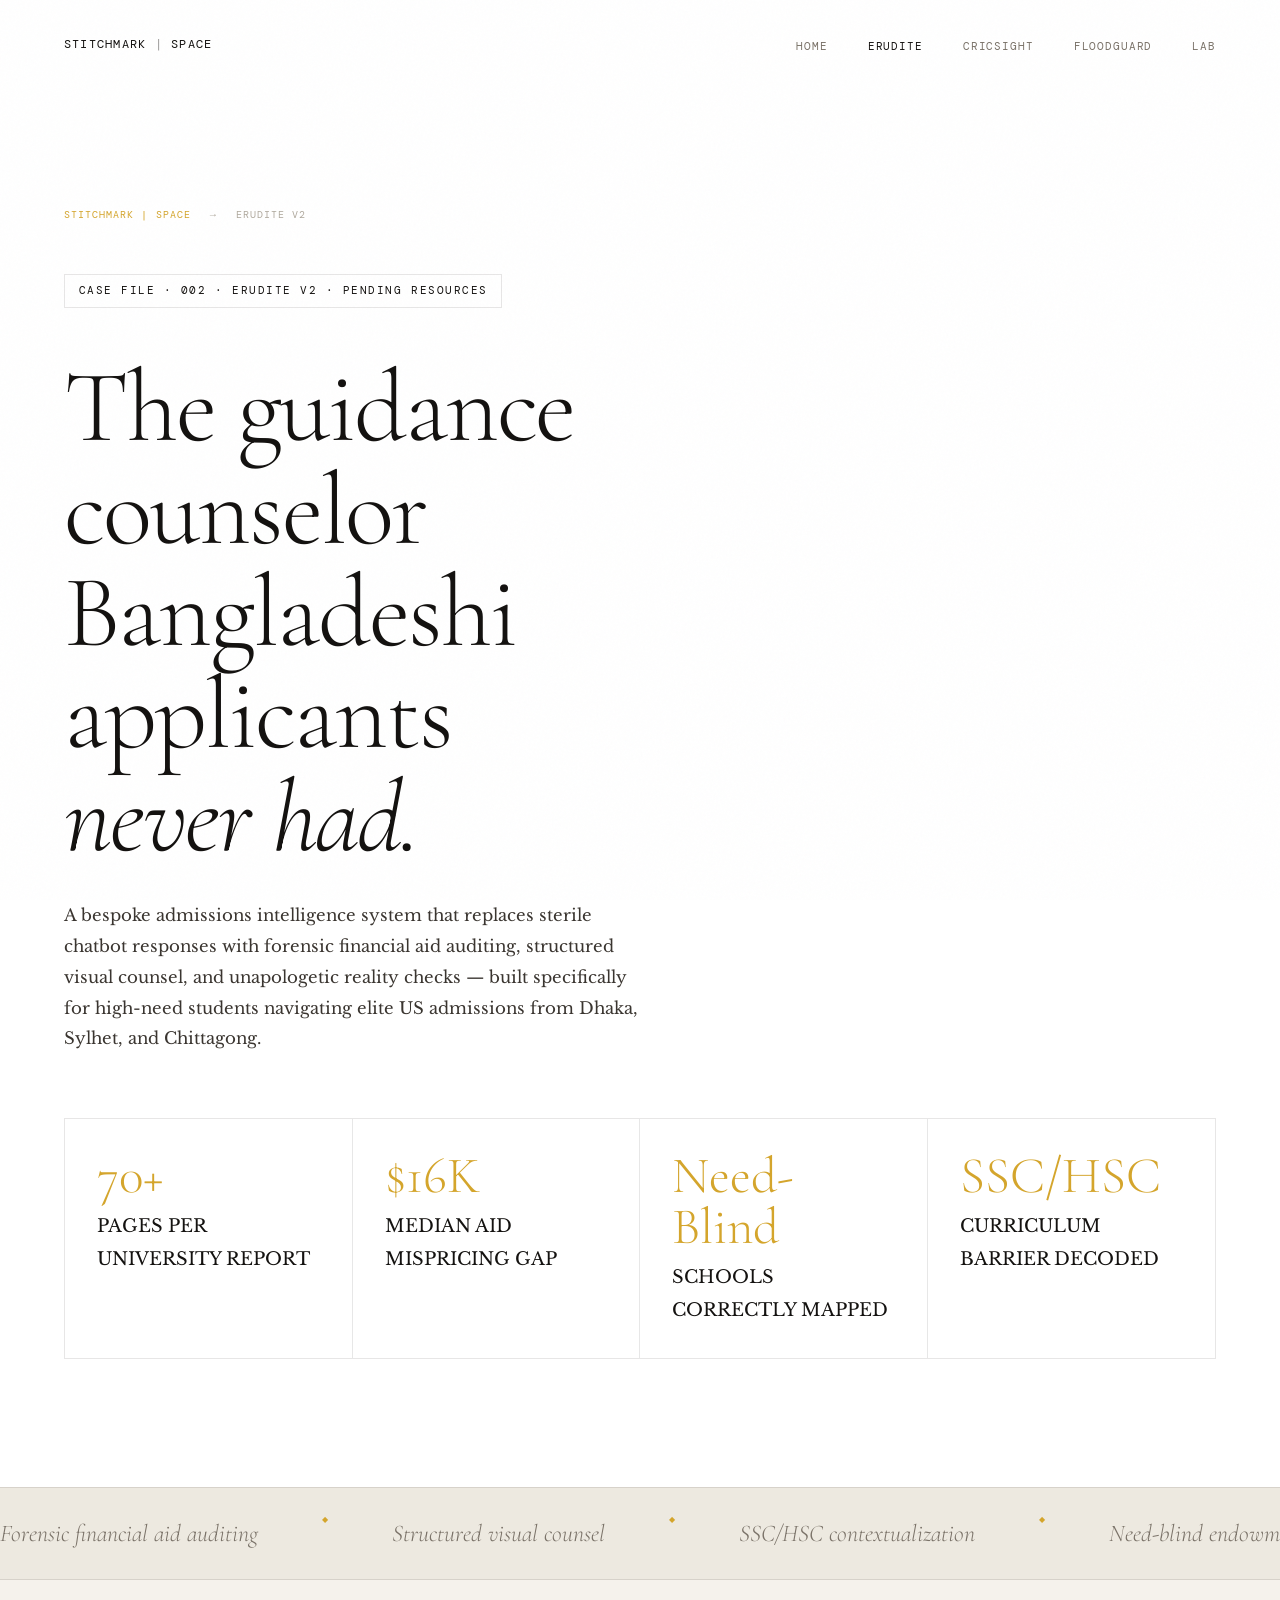
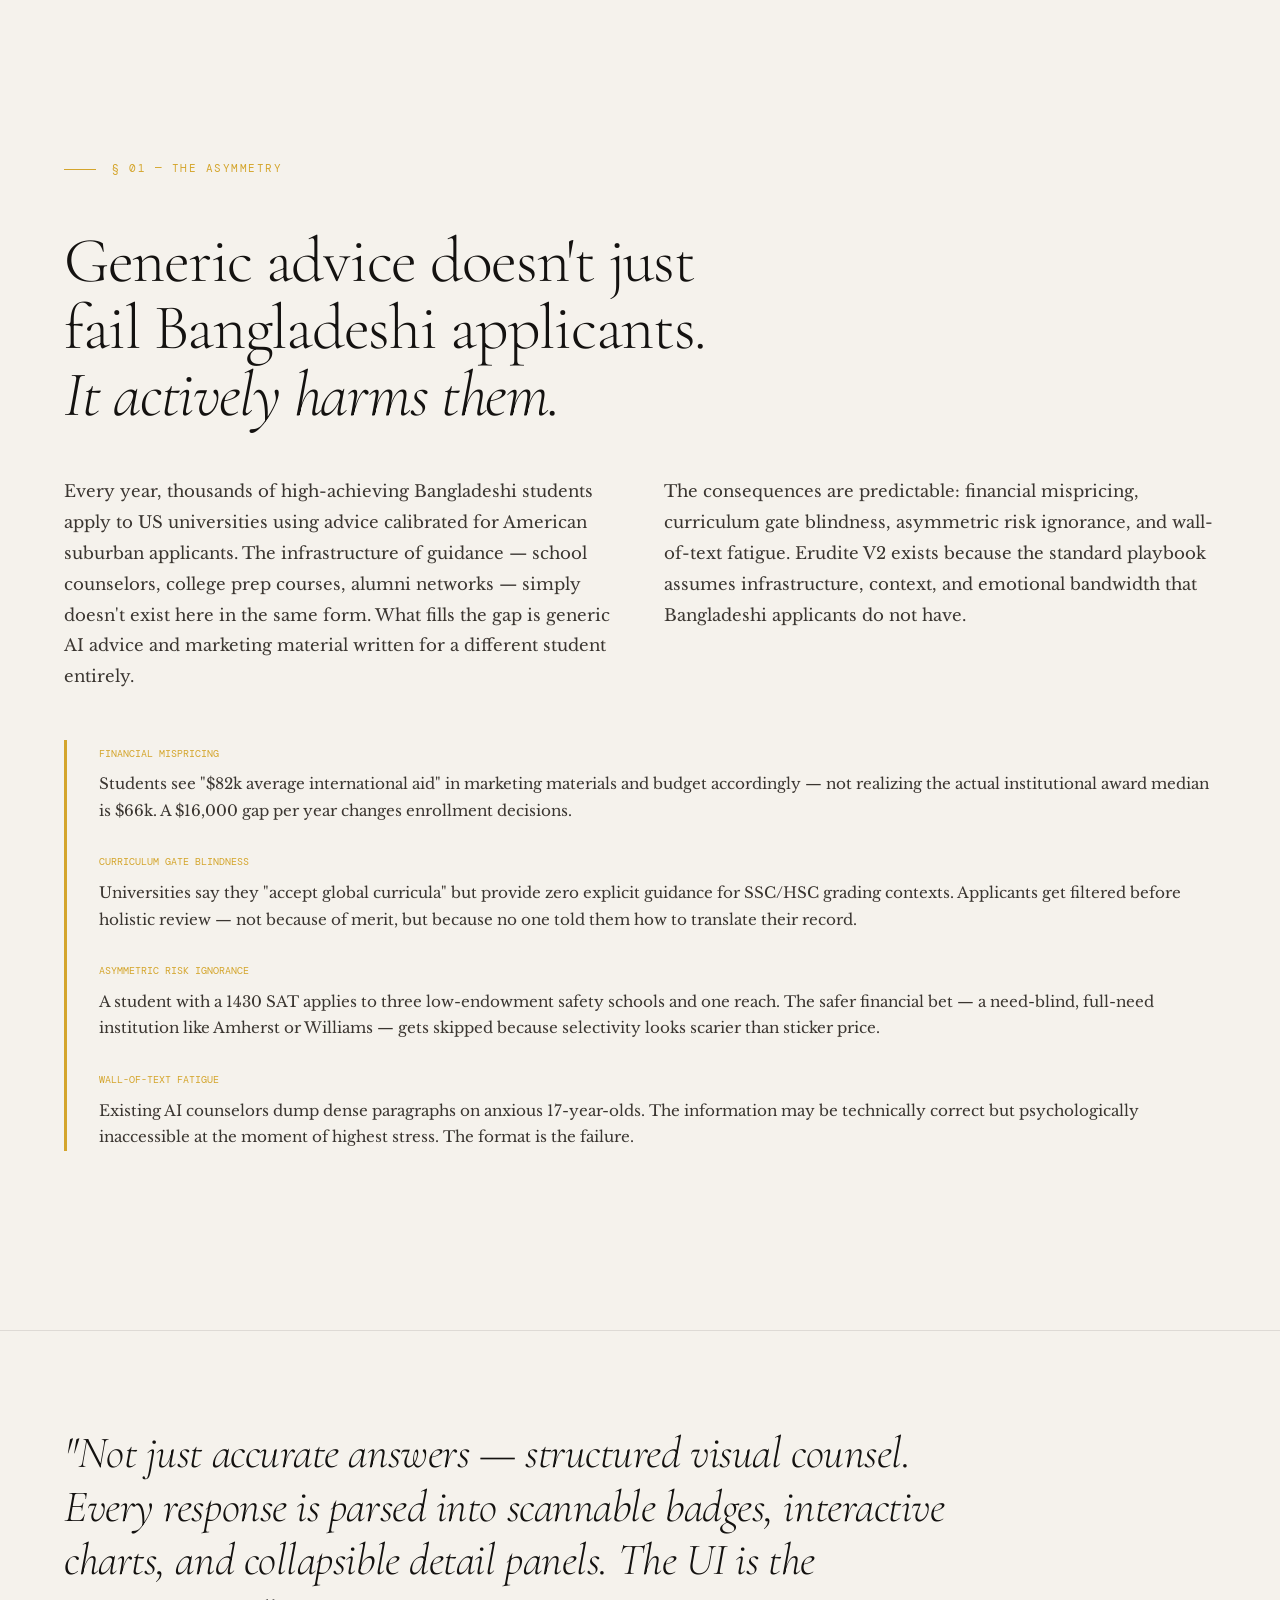
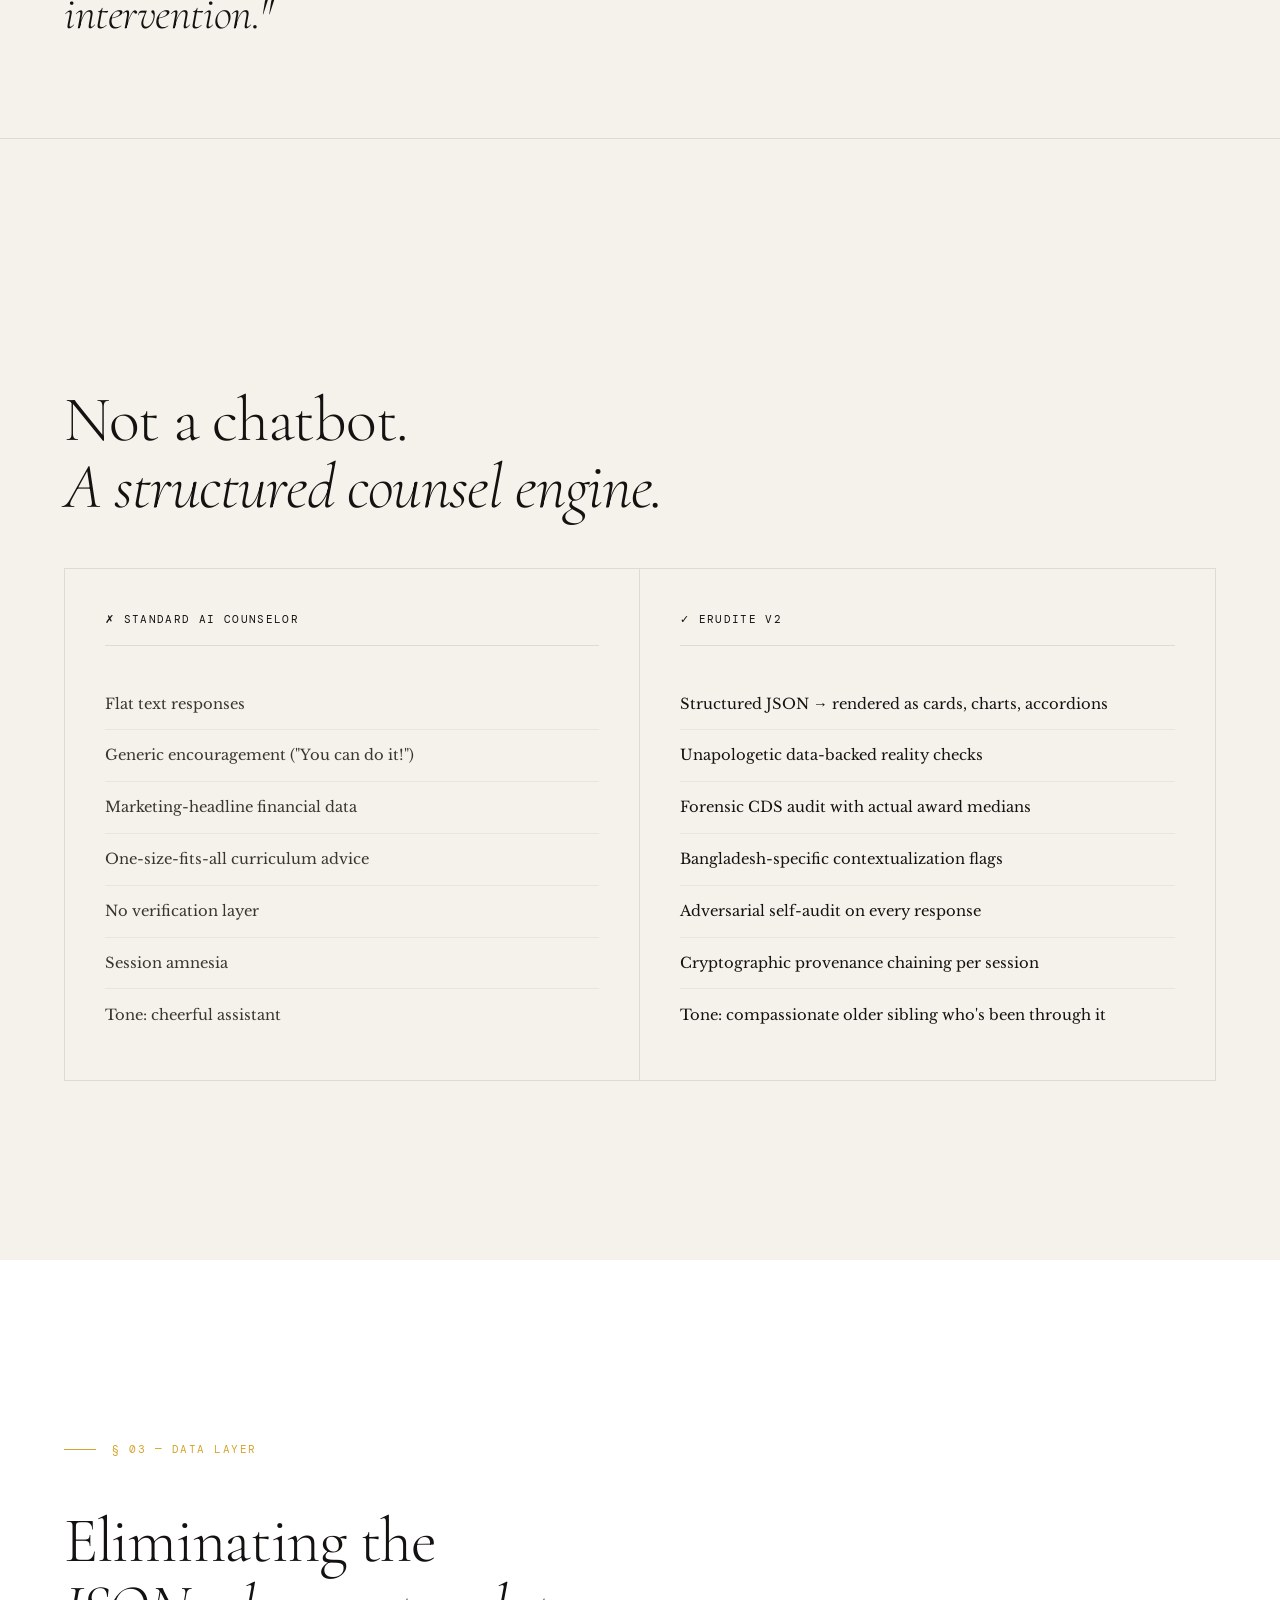
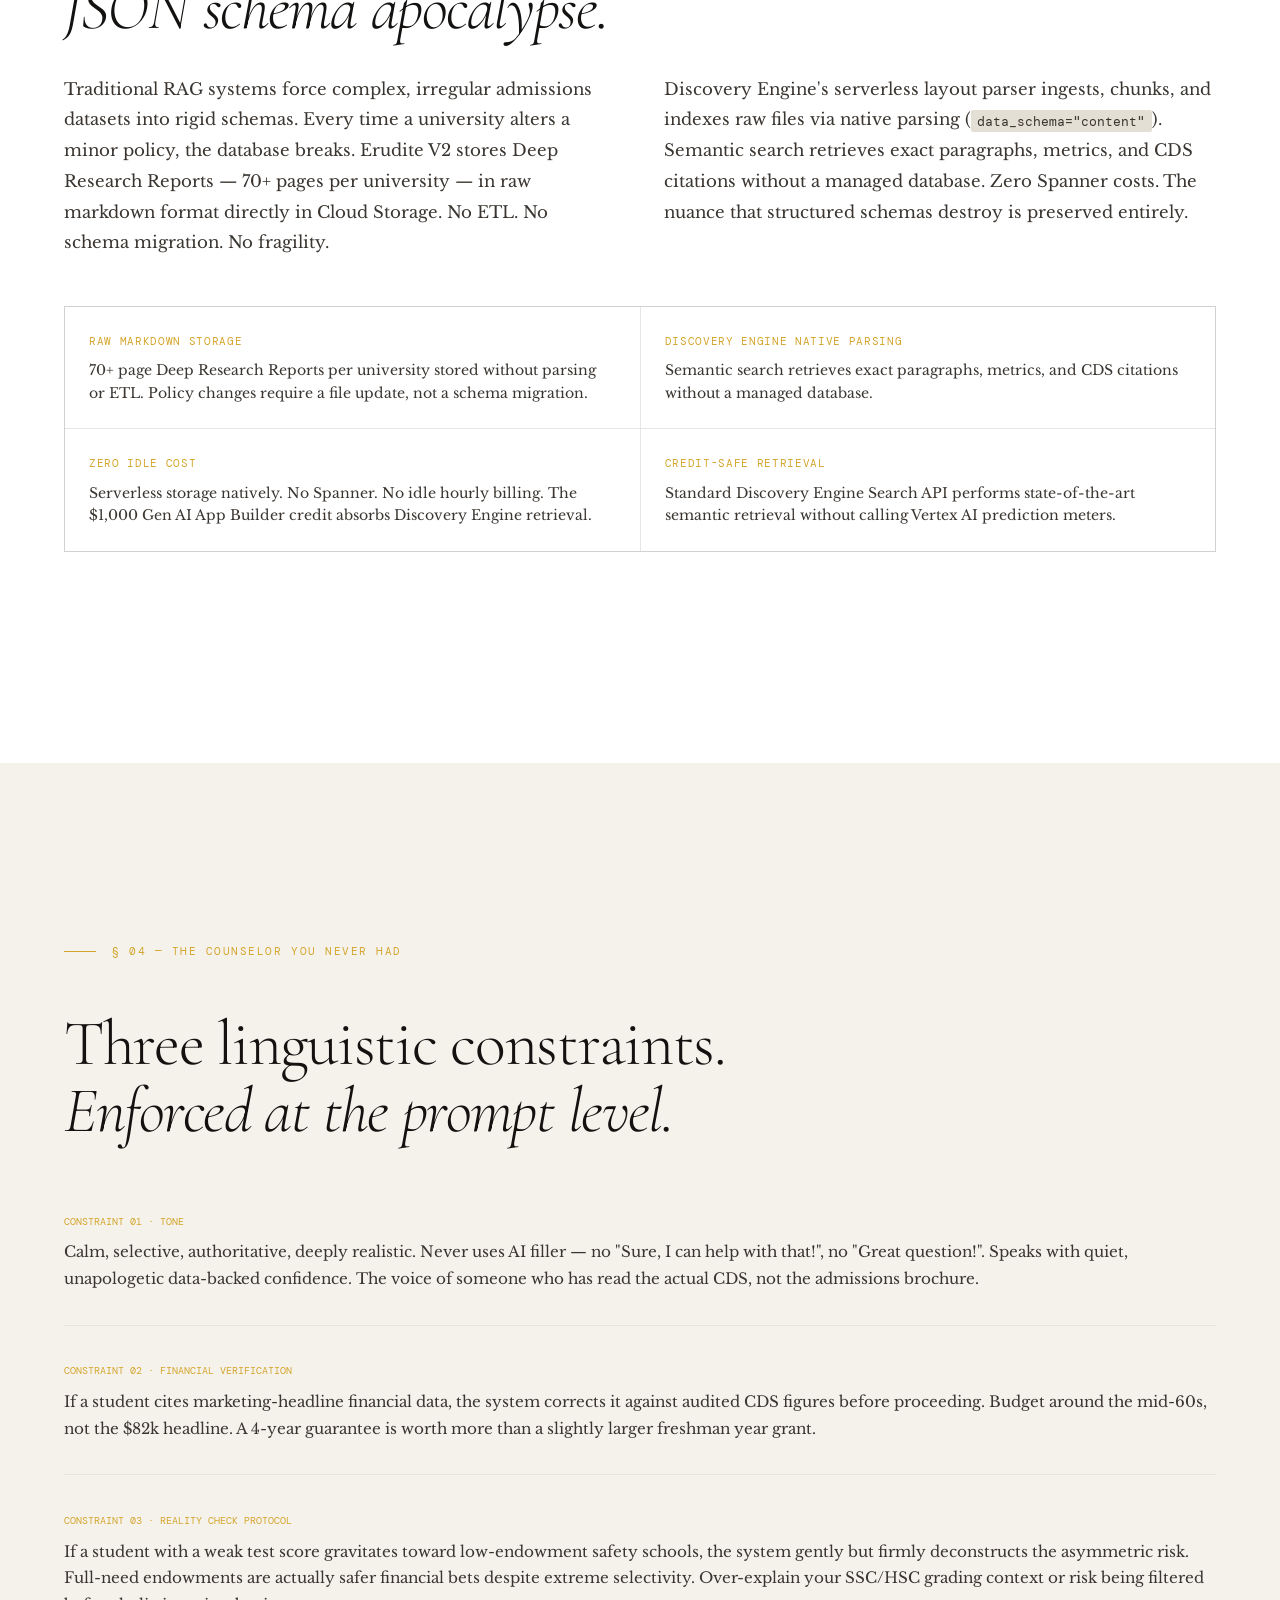
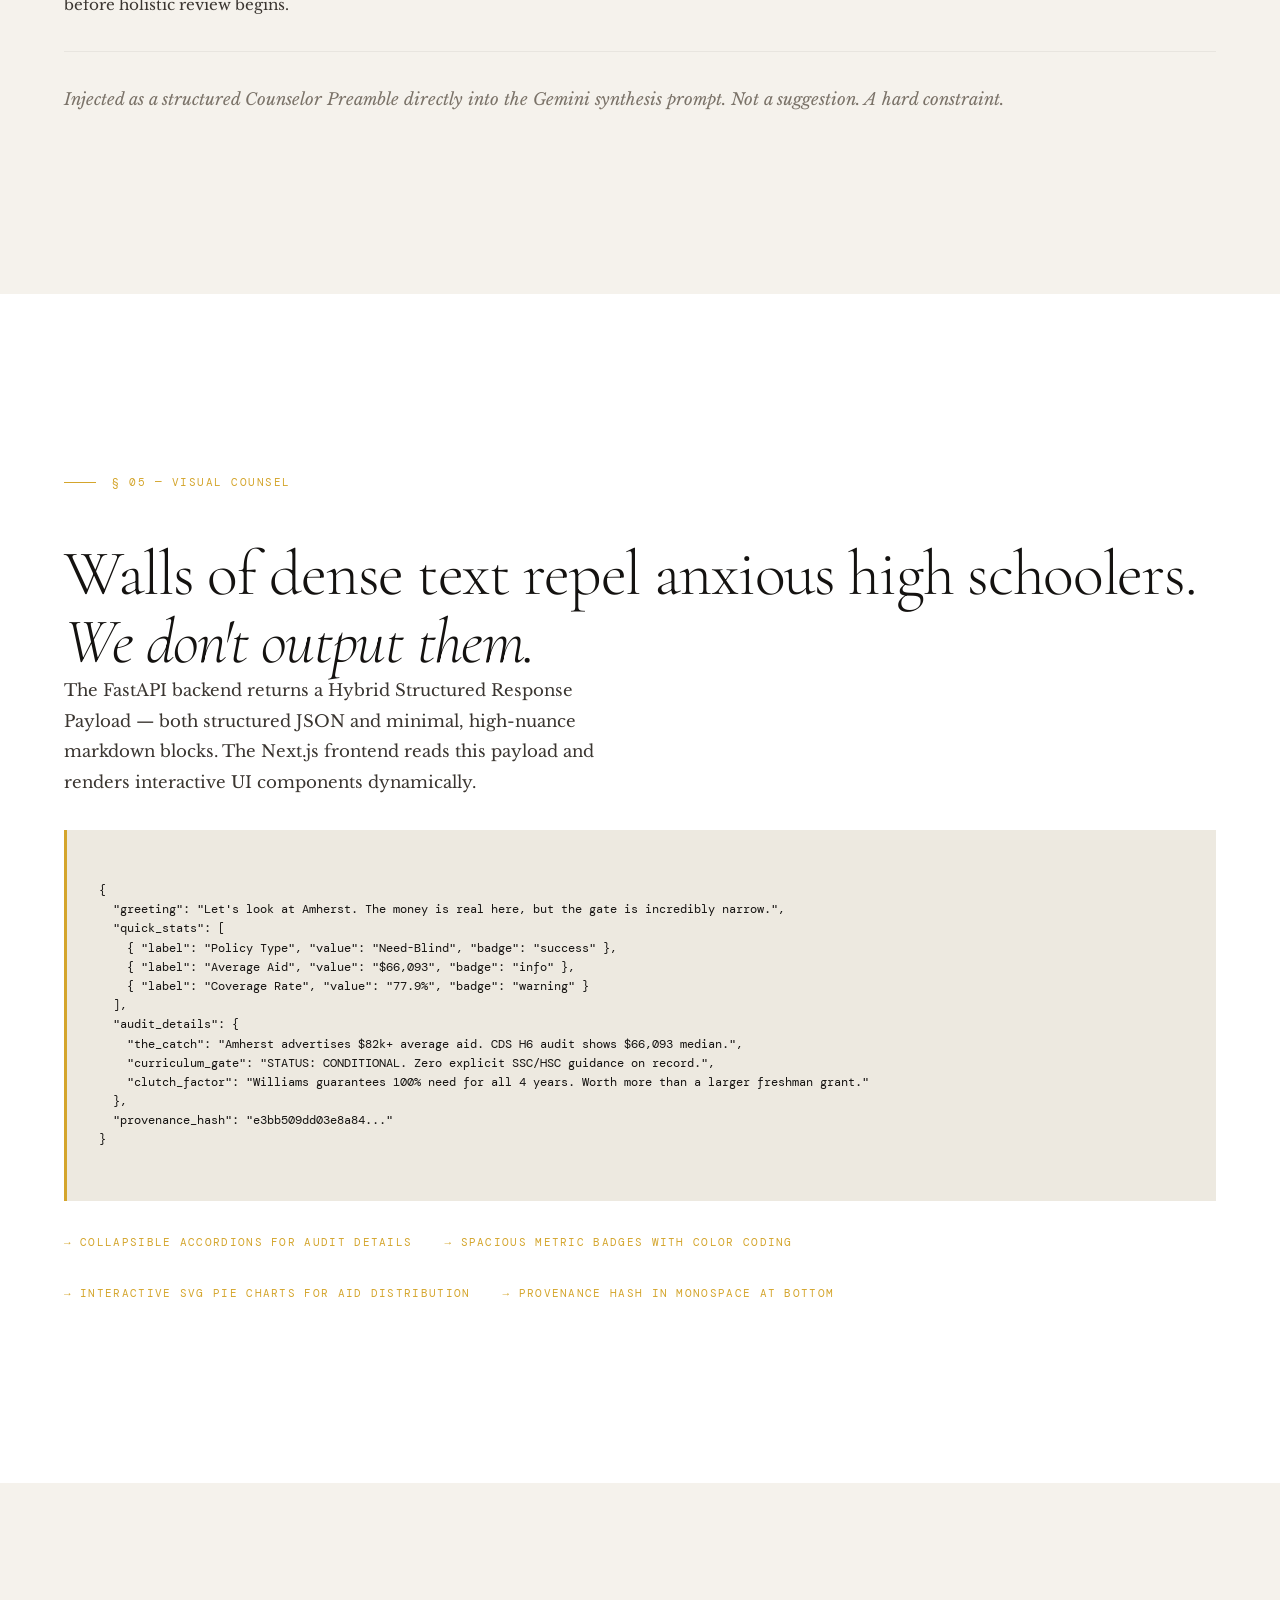
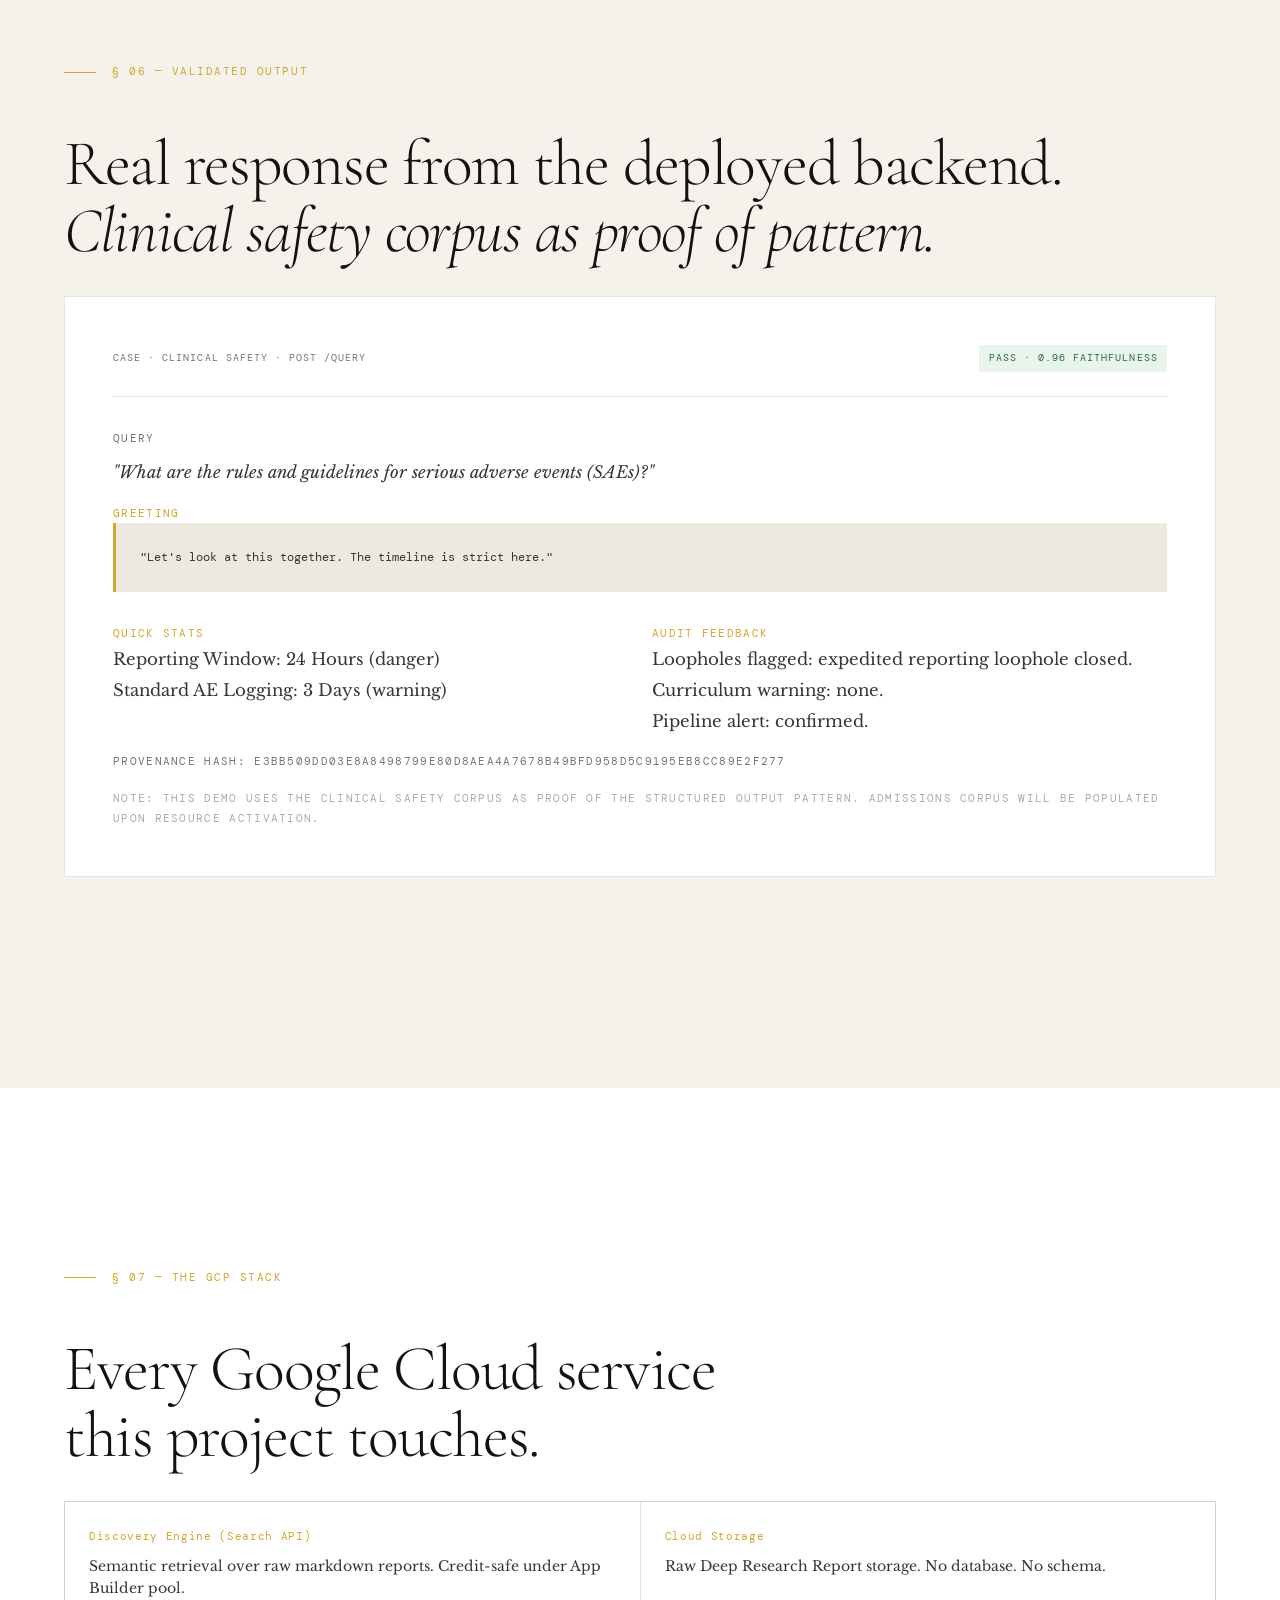
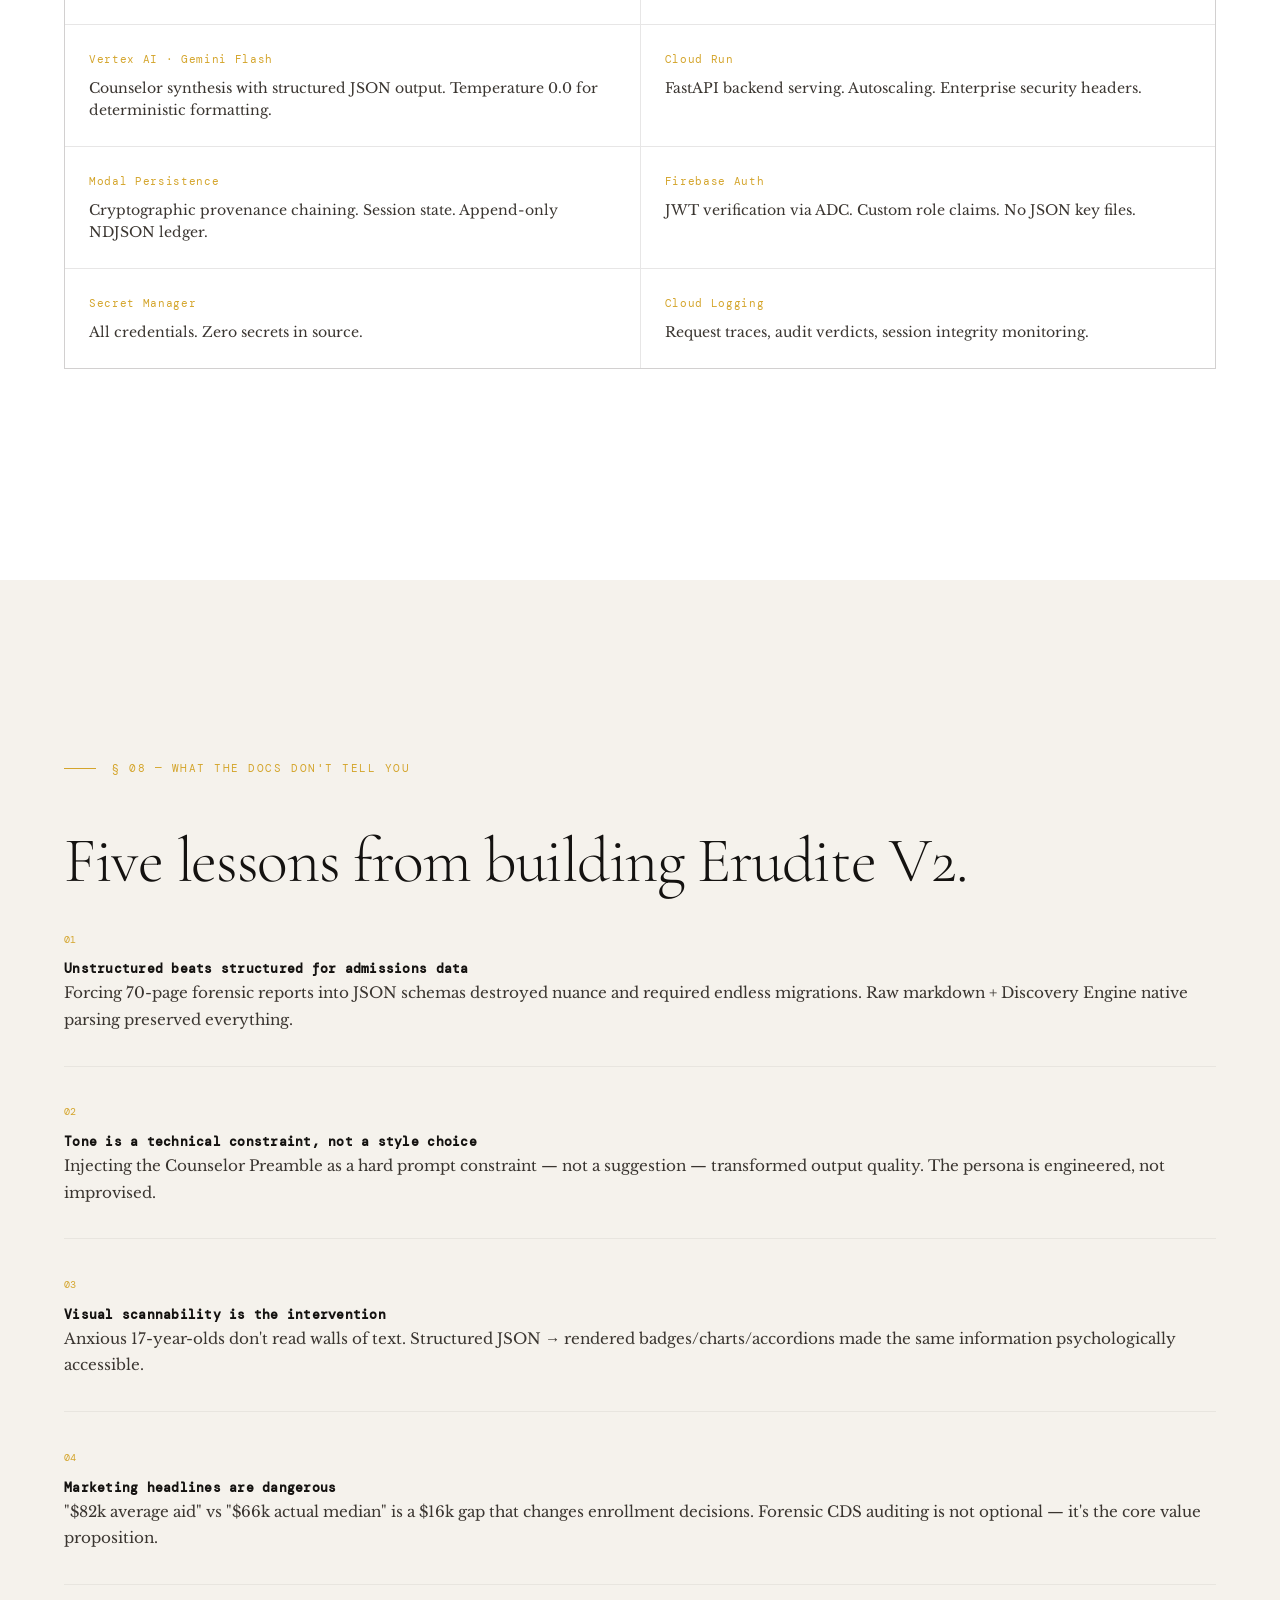
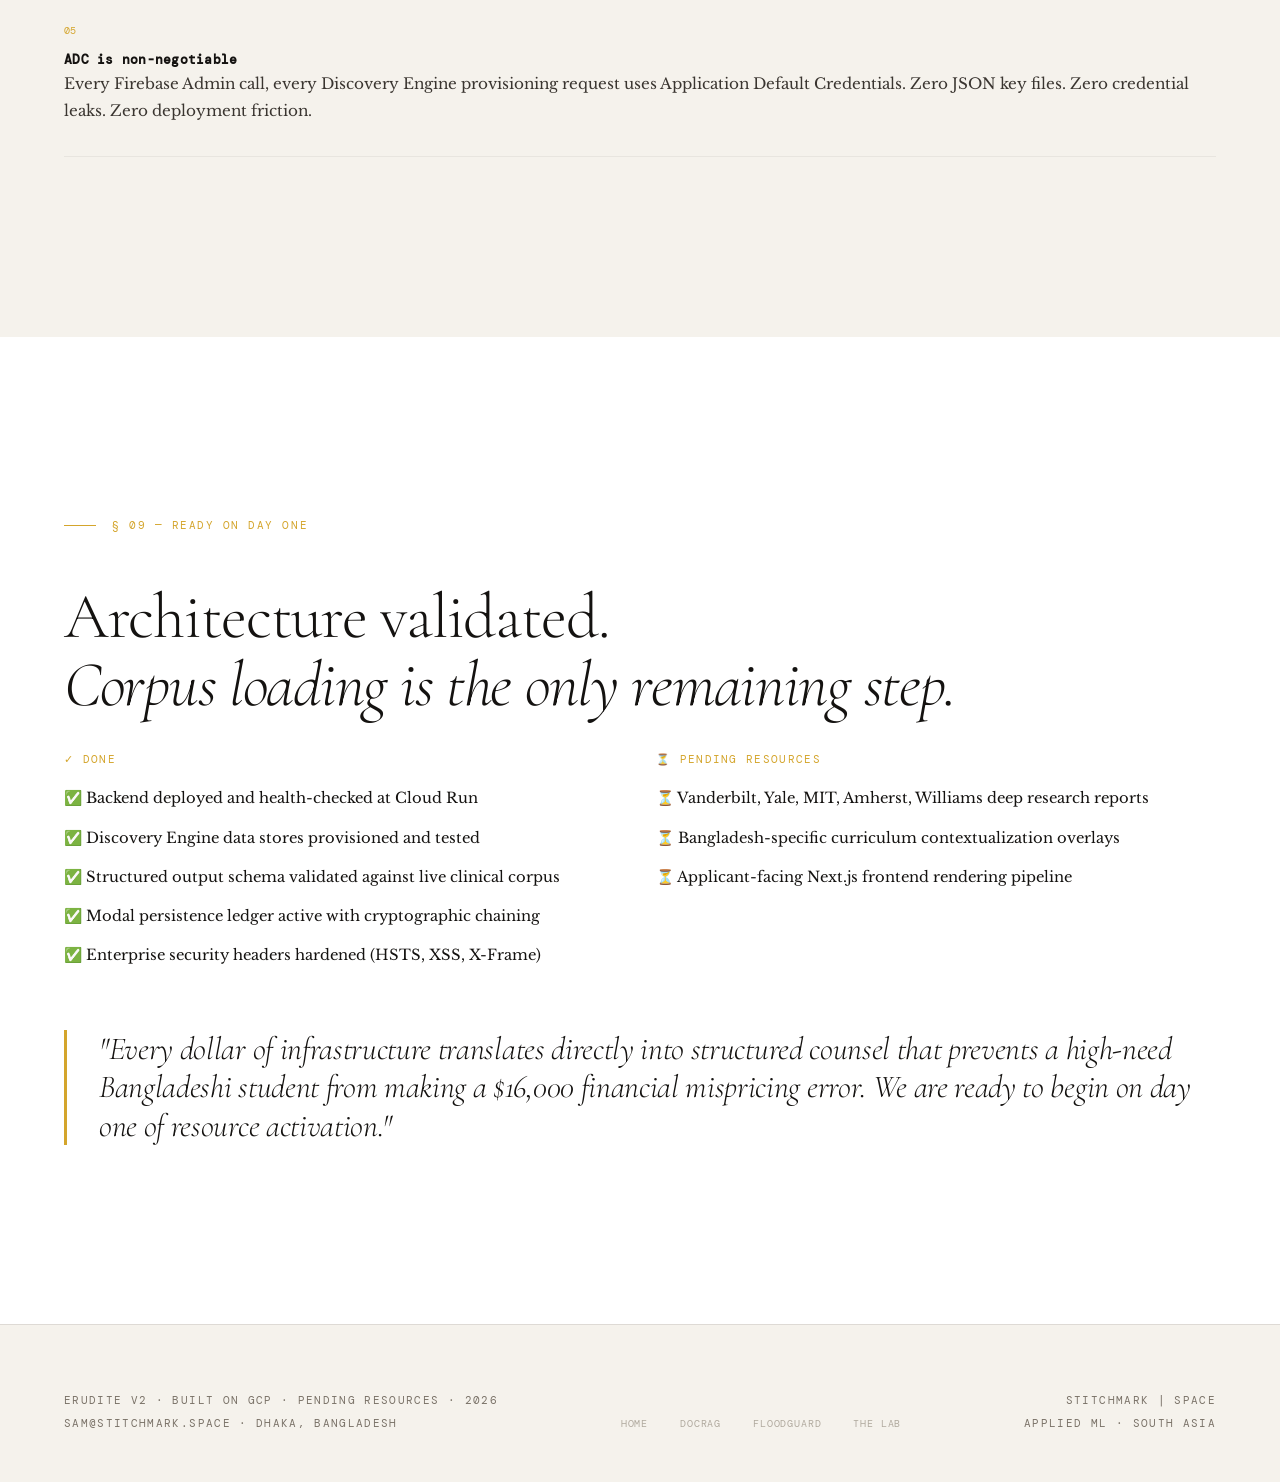
<file: erudite.html>
<!DOCTYPE html>
<html lang="en">
<head>
<meta charset="UTF-8">
<meta name="viewport" content="width=device-width, initial-scale=1.0">
<title>Erudite V2 — Admissions Intelligence | Stitchmark Space</title>
<meta name="description" content="Forensic financial aid intelligence for high-need Bangladeshi students. Structured visual counsel, not generic chatbot advice.">
<link rel="stylesheet" href="style.css">
<style>
  :root { --accent: #D4A52C; --accent2: #C2931C; --accent-light: rgba(212,165,44,0.12); }
  .breadcrumb a, .eyebrow-text, .case-verdict.pass, .stat-val, .compare-col-head.good,
  .endpoint-method, .stack-name, .lesson-title, .label-accent { color: var(--accent); }
  .btn-accent { background: var(--accent); }
  .btn-accent:hover { background: var(--accent2); }
  .stat-strip { display: grid; grid-template-columns: repeat(4,1fr); border:1px solid var(--rule); margin-top:4rem; }
  .stat-strip-cell { padding:2rem 2rem; border-right:1px solid var(--rule); }
  .stat-strip-cell:last-child { border-right:none; }
  .stat-val { font-family:'Cormorant Garamond', Georgia, serif; font-size:clamp(2rem,4vw,3.2rem); font-weight:300; line-height:1; margin-bottom:0.5rem; }
  .compare-grid { display:grid; grid-template-columns:1fr 1fr; gap:0; border:1px solid var(--rule); }
  .compare-col { padding:2.5rem; }
  .compare-col:first-child { border-right:1px solid var(--rule); }
  .compare-header { font-family:'DM Mono',monospace; font-size:0.7rem; letter-spacing:0.12em; text-transform:uppercase; margin-bottom:2rem; padding-bottom:1rem; border-bottom:1px solid var(--rule); }
  .compare-row { padding:0.9rem 0; border-bottom:1px solid var(--rule2); font-size:0.92rem; line-height:1.5; color:var(--ink2); }
  .compare-col.good .compare-row { color:var(--ink); }
  .payload-block { background:var(--cream2); padding:2rem; font-family:'DM Mono',monospace; font-size:0.75rem; line-height:1.6; overflow-x:auto; border-left:3px solid var(--accent); margin:2rem 0; white-space:pre-wrap; }
  .service-grid { display:grid; grid-template-columns:1fr 1fr; gap:1px; background:var(--rule); border:1px solid var(--rule); margin:2rem 0; }
  .service-item { background:white; padding:1.5rem; }
  .service-name { font-family:'DM Mono',monospace; font-size:0.7rem; letter-spacing:0.06em; color:var(--accent); margin-bottom:0.5rem; }
  .service-desc { font-size:0.88rem; color:var(--ink2); line-height:1.6; }
  @media (max-width:700px) { .stat-strip { grid-template-columns:1fr 1fr; } .compare-grid { grid-template-columns:1fr; } .service-grid { grid-template-columns:1fr; } }
  .lesson-card { padding:2rem 0; border-bottom:1px solid var(--rule2); }
  .lesson-num { font-family:'DM Mono',monospace; font-size:0.65rem; color:var(--accent); margin-bottom:0.5rem; }
  .lesson-title-small { font-weight:600; font-family:var(--ff-mono); font-size:0.8rem; letter-spacing:0.02em; }
  .badge-done, .badge-pending { font-family:'DM Mono',monospace; font-size:0.6rem; padding:0.2rem 0.6rem; border-radius:0; display:inline-block; }
  .badge-done { background:#2D6A3F; color:white; }
  .badge-pending { background:var(--ink4); color:white; }
  .checklist-2col { display:grid; grid-template-columns:1fr 1fr; gap:2rem; margin:2rem 0; }
  .checklist-col ul { list-style:none; }
  .checklist-col li { margin-bottom:0.8rem; font-size:0.92rem; }
</style>
</head>
<body>

<nav>
  <a class="nav-brand" href="index.html">Stitchmark <span>|</span> Space</a>
  <ul class="nav-links">
    <li><a href="index.html">Home</a></li>
    <li><a href="erudite.html" class="active">Erudite</a></li>
    <li><a href="cricsight.html">CricSight</a></li>
    <li><a href="floodguard.html">FloodGuard</a></li>
    <li><a href="lab.html">Lab</a></li>
  </ul>
</nav>

<section class="page-hero" style="background:white;">
  <div class="wrap">
    <p class="breadcrumb"><a href="index.html">Stitchmark | Space</a> <span>→</span> Erudite V2</p>
    <div class="reveal">
      <div class="docket-header" style="font-family:'DM Mono',monospace; font-size:0.68rem; letter-spacing:0.14em; text-transform:uppercase; border:1px solid var(--rule); display:inline-block; padding:0.6em 1.25em; margin-bottom:3rem;">
        CASE FILE · 002 · ERUDITE V2 · PENDING RESOURCES
      </div>
    </div>
    <h1 class="reveal" style="max-width:800px; margin-bottom:2rem;">
      The guidance counselor<br>
      Bangladeshi applicants<br>
      <em>never had.</em>
    </h1>
    <p class="reveal delay-1" style="max-width:580px; color:var(--ink2); line-height:1.85;">
      A bespoke admissions intelligence system that replaces sterile chatbot responses 
      with forensic financial aid auditing, structured visual counsel, and unapologetic 
      reality checks — built specifically for high-need students navigating elite US 
      admissions from Dhaka, Sylhet, and Chittagong.
    </p>
    <div class="stat-strip reveal delay-2">
      <div class="stat-strip-cell"><div class="stat-val">70+</div><div class="stat-lbl">PAGES PER UNIVERSITY REPORT</div></div>
      <div class="stat-strip-cell"><div class="stat-val">$16K</div><div class="stat-lbl">MEDIAN AID MISPRICING GAP</div></div>
      <div class="stat-strip-cell"><div class="stat-val">Need-Blind</div><div class="stat-lbl">SCHOOLS CORRECTLY MAPPED</div></div>
      <div class="stat-strip-cell"><div class="stat-val">SSC/HSC</div><div class="stat-lbl">CURRICULUM BARRIER DECODED</div></div>
    </div>
  </div>
</section>

<div class="marquee-wrap">
  <div class="marquee-track">
    <span class="marquee-item">Forensic financial aid auditing</span><span class="marquee-dot">◆</span>
    <span class="marquee-item">Structured visual counsel</span><span class="marquee-dot">◆</span>
    <span class="marquee-item">SSC/HSC contextualization</span><span class="marquee-dot">◆</span>
    <span class="marquee-item">Need‑blind endowment mapping</span><span class="marquee-dot">◆</span>
    <span class="marquee-item">Adversarial self‑audit</span><span class="marquee-dot">◆</span>
    <span class="marquee-item">Cryptographic provenance chain</span><span class="marquee-dot">◆</span>
  </div>
</div>

<section>
  <div class="wrap">
    <div class="eyebrow reveal"><span class="eyebrow-text">§ 01 — THE ASYMMETRY</span></div>
    <h2 class="reveal" style="max-width:700px;">Generic advice doesn't just fail Bangladeshi applicants.<br><em>It actively harms them.</em></h2>
    <div style="display:grid; grid-template-columns:1fr 1fr; gap:3rem; margin-top:3rem;">
      <div class="reveal"><p>Every year, thousands of high-achieving Bangladeshi students apply to US universities using advice calibrated for American suburban applicants. The infrastructure of guidance — school counselors, college prep courses, alumni networks — simply doesn't exist here in the same form. What fills the gap is generic AI advice and marketing material written for a different student entirely.</p></div>
      <div class="reveal delay-1"><p>The consequences are predictable: financial mispricing, curriculum gate blindness, asymmetric risk ignorance, and wall-of-text fatigue. Erudite V2 exists because the standard playbook assumes infrastructure, context, and emotional bandwidth that Bangladeshi applicants do not have.</p></div>
    </div>
    <div style="margin-top:3rem; border-left:3px solid var(--accent); padding-left:2rem;">
      <div class="lesson-num" style="color:var(--accent);">FINANCIAL MISPRICING</div>
      <p class="lesson-body">Students see "$82k average international aid" in marketing materials and budget accordingly — not realizing the actual institutional award median is $66k. A $16,000 gap per year changes enrollment decisions.</p>
      <div class="lesson-num" style="color:var(--accent); margin-top:1.5rem;">CURRICULUM GATE BLINDNESS</div>
      <p class="lesson-body">Universities say they "accept global curricula" but provide zero explicit guidance for SSC/HSC grading contexts. Applicants get filtered before holistic review — not because of merit, but because no one told them how to translate their record.</p>
      <div class="lesson-num" style="color:var(--accent); margin-top:1.5rem;">ASYMMETRIC RISK IGNORANCE</div>
      <p class="lesson-body">A student with a 1430 SAT applies to three low-endowment safety schools and one reach. The safer financial bet — a need-blind, full-need institution like Amherst or Williams — gets skipped because selectivity looks scarier than sticker price.</p>
      <div class="lesson-num" style="color:var(--accent); margin-top:1.5rem;">WALL-OF-TEXT FATIGUE</div>
      <p class="lesson-body">Existing AI counselors dump dense paragraphs on anxious 17-year-olds. The information may be technically correct but psychologically inaccessible at the moment of highest stress. The format is the failure.</p>
    </div>
  </div>
</section>

<div style="padding:clamp(4rem,8vw,6rem) 0; border-top:1px solid var(--rule); border-bottom:1px solid var(--rule);">
  <div class="wrap"><p class="pull-quote reveal" style="max-width:900px;">"Not just accurate answers — <em>structured visual counsel</em>. Every response is parsed into scannable badges, interactive charts, and collapsible detail panels. The UI is the intervention."</p></div>
</div>

<section>
  <div class="wrap">
    <div class="eyebrow reveal"><span class="eyebrow-text">§ 02 — DESIGN PHILOSOPHY</span></div>
    <h2 class="reveal" style="margin-bottom:3rem;">Not a chatbot.<br><em>A structured counsel engine.</em></h2>
    <div class="compare-grid reveal">
      <div class="compare-col"><div class="compare-header">✗ STANDARD AI COUNSELOR</div>
        <div class="compare-row">Flat text responses</div><div class="compare-row">Generic encouragement ("You can do it!")</div>
        <div class="compare-row">Marketing-headline financial data</div><div class="compare-row">One-size-fits-all curriculum advice</div>
        <div class="compare-row">No verification layer</div><div class="compare-row">Session amnesia</div>
        <div class="compare-row">Tone: cheerful assistant</div>
      </div>
      <div class="compare-col good"><div class="compare-header">✓ ERUDITE V2</div>
        <div class="compare-row">Structured JSON → rendered as cards, charts, accordions</div>
        <div class="compare-row">Unapologetic data-backed reality checks</div>
        <div class="compare-row">Forensic CDS audit with actual award medians</div>
        <div class="compare-row">Bangladesh-specific contextualization flags</div>
        <div class="compare-row">Adversarial self-audit on every response</div>
        <div class="compare-row">Cryptographic provenance chaining per session</div>
        <div class="compare-row">Tone: compassionate older sibling who's been through it</div>
      </div>
    </div>
  </div>
</section>

<section style="background:white;">
  <div class="wrap">
    <div class="eyebrow reveal"><span class="eyebrow-text">§ 03 — DATA LAYER</span></div>
    <h2 class="reveal">Eliminating the<br><em>JSON schema apocalypse.</em></h2>
    <div style="display:grid; grid-template-columns:1fr 1fr; gap:3rem; margin-top:2rem;">
      <div class="reveal"><p>Traditional RAG systems force complex, irregular admissions datasets into rigid schemas. Every time a university alters a minor policy, the database breaks. Erudite V2 stores Deep Research Reports — 70+ pages per university — in raw markdown format directly in Cloud Storage. No ETL. No schema migration. No fragility.</p></div>
      <div class="reveal delay-1"><p>Discovery Engine's serverless layout parser ingests, chunks, and indexes raw files via native parsing (<code>data_schema="content"</code>). Semantic search retrieves exact paragraphs, metrics, and CDS citations without a managed database. Zero Spanner costs. The nuance that structured schemas destroy is preserved entirely.</p></div>
    </div>
    <div class="service-grid" style="margin-top:3rem;">
      <div class="service-item"><div class="service-name">RAW MARKDOWN STORAGE</div><div class="service-desc">70+ page Deep Research Reports per university stored without parsing or ETL. Policy changes require a file update, not a schema migration.</div></div>
      <div class="service-item"><div class="service-name">DISCOVERY ENGINE NATIVE PARSING</div><div class="service-desc">Semantic search retrieves exact paragraphs, metrics, and CDS citations without a managed database.</div></div>
      <div class="service-item"><div class="service-name">ZERO IDLE COST</div><div class="service-desc">Serverless storage natively. No Spanner. No idle hourly billing. The $1,000 Gen AI App Builder credit absorbs Discovery Engine retrieval.</div></div>
      <div class="service-item"><div class="service-name">CREDIT-SAFE RETRIEVAL</div><div class="service-desc">Standard Discovery Engine Search API performs state-of-the-art semantic retrieval without calling Vertex AI prediction meters.</div></div>
    </div>
  </div>
</section>

<section>
  <div class="wrap">
    <div class="eyebrow reveal"><span class="eyebrow-text">§ 04 — THE COUNSELOR YOU NEVER HAD</span></div>
    <h2 class="reveal">Three linguistic constraints.<br><em>Enforced at the prompt level.</em></h2>
    <div style="margin-top:2rem;">
      <div class="lesson-card reveal"><div class="lesson-num">CONSTRAINT 01 · TONE</div><p class="lesson-body">Calm, selective, authoritative, deeply realistic. Never uses AI filler — no "Sure, I can help with that!", no "Great question!". Speaks with quiet, unapologetic data-backed confidence. The voice of someone who has read the actual CDS, not the admissions brochure.</p></div>
      <div class="lesson-card reveal"><div class="lesson-num">CONSTRAINT 02 · FINANCIAL VERIFICATION</div><p class="lesson-body">If a student cites marketing-headline financial data, the system corrects it against audited CDS figures before proceeding. Budget around the mid-60s, not the $82k headline. A 4-year guarantee is worth more than a slightly larger freshman year grant.</p></div>
      <div class="lesson-card reveal"><div class="lesson-num">CONSTRAINT 03 · REALITY CHECK PROTOCOL</div><p class="lesson-body">If a student with a weak test score gravitates toward low-endowment safety schools, the system gently but firmly deconstructs the asymmetric risk. Full-need endowments are actually safer financial bets despite extreme selectivity. Over-explain your SSC/HSC grading context or risk being filtered before holistic review begins.</p></div>
    </div>
    <p class="reveal delay-2" style="margin-top:2rem; font-style:italic; color:var(--ink3);">Injected as a structured Counselor Preamble directly into the Gemini synthesis prompt. Not a suggestion. A hard constraint.</p>
  </div>
</section>

<section style="background:white;">
  <div class="wrap">
    <div class="eyebrow reveal"><span class="eyebrow-text">§ 05 — VISUAL COUNSEL</span></div>
    <h2 class="reveal">Walls of dense text repel anxious high schoolers.<br><em>We don't output them.</em></h2>
    <p class="reveal" style="max-width:560px; margin-bottom:2rem;">The FastAPI backend returns a Hybrid Structured Response Payload — both structured JSON and minimal, high-nuance markdown blocks. The Next.js frontend reads this payload and renders interactive UI components dynamically.</p>
    <div class="payload-block reveal">
{
  "greeting": "Let's look at Amherst. The money is real here, but the gate is incredibly narrow.",
  "quick_stats": [
    { "label": "Policy Type", "value": "Need-Blind", "badge": "success" },
    { "label": "Average Aid", "value": "$66,093", "badge": "info" },
    { "label": "Coverage Rate", "value": "77.9%", "badge": "warning" }
  ],
  "audit_details": {
    "the_catch": "Amherst advertises $82k+ average aid. CDS H6 audit shows $66,093 median.",
    "curriculum_gate": "STATUS: CONDITIONAL. Zero explicit SSC/HSC guidance on record.",
    "clutch_factor": "Williams guarantees 100% need for all 4 years. Worth more than a larger freshman grant."
  },
  "provenance_hash": "e3bb509dd03e8a84..."
}
    </div>
    <div class="reveal" style="display:flex; gap:2rem; flex-wrap:wrap; margin-top:1rem;">
      <span class="label-accent">→ Collapsible accordions for audit details</span>
      <span class="label-accent">→ Spacious metric badges with color coding</span>
      <span class="label-accent">→ Interactive SVG pie charts for aid distribution</span>
      <span class="label-accent">→ Provenance hash in monospace at bottom</span>
    </div>
  </div>
</section>

<section>
  <div class="wrap">
    <div class="eyebrow reveal"><span class="eyebrow-text">§ 06 — VALIDATED OUTPUT</span></div>
    <h2 class="reveal">Real response from the deployed backend.<br><em>Clinical safety corpus as proof of pattern.</em></h2>
    <div class="case-card reveal" style="margin-top:2rem;">
      <div class="case-header"><div class="case-docket">CASE · CLINICAL SAFETY · POST /query</div><div class="case-verdict verdict-pass">PASS · 0.96 Faithfulness</div></div>
      <div class="label" style="margin-bottom:0.5rem;">Query</div>
      <p style="margin-bottom:1rem;"><em>"What are the rules and guidelines for serious adverse events (SAEs)?"</em></p>
      <div class="label-accent">Greeting</div>
      <p class="case-clause" style="background:var(--cream2);">"Let's look at this together. The timeline is strict here."</p>
      <div style="display:grid; grid-template-columns:repeat(2,1fr); gap:1.5rem;">
        <div><div class="label-accent">Quick Stats</div><p>Reporting Window: 24 Hours (danger)<br>Standard AE Logging: 3 Days (warning)</p></div>
        <div><div class="label-accent">Audit Feedback</div><p>Loopholes flagged: expedited reporting loophole closed.<br>Curriculum warning: none.<br>Pipeline alert: confirmed.</p></div>
      </div>
      <div class="label" style="margin-top:1rem;">Provenance hash: e3bb509dd03e8a8498799e80d8aea4a7678b49bfd958d5c9195eb8cc89e2f277</div>
      <p class="label" style="margin-top:1rem; color:var(--ink4);">Note: This demo uses the clinical safety corpus as proof of the structured output pattern. Admissions corpus will be populated upon resource activation.</p>
    </div>
  </div>
</section>

<section style="background:white;">
  <div class="wrap">
    <div class="eyebrow reveal"><span class="eyebrow-text">§ 07 — THE GCP STACK</span></div>
    <h2 class="reveal">Every Google Cloud service<br>this project touches.</h2>
    <div class="service-grid reveal">
      <div class="service-item"><div class="service-name">Discovery Engine (Search API)</div><div class="service-desc">Semantic retrieval over raw markdown reports. Credit-safe under App Builder pool.</div></div>
      <div class="service-item"><div class="service-name">Cloud Storage</div><div class="service-desc">Raw Deep Research Report storage. No database. No schema.</div></div>
      <div class="service-item"><div class="service-name">Vertex AI · Gemini Flash</div><div class="service-desc">Counselor synthesis with structured JSON output. Temperature 0.0 for deterministic formatting.</div></div>
      <div class="service-item"><div class="service-name">Cloud Run</div><div class="service-desc">FastAPI backend serving. Autoscaling. Enterprise security headers.</div></div>
      <div class="service-item"><div class="service-name">Modal Persistence</div><div class="service-desc">Cryptographic provenance chaining. Session state. Append-only NDJSON ledger.</div></div>
      <div class="service-item"><div class="service-name">Firebase Auth</div><div class="service-desc">JWT verification via ADC. Custom role claims. No JSON key files.</div></div>
      <div class="service-item"><div class="service-name">Secret Manager</div><div class="service-desc">All credentials. Zero secrets in source.</div></div>
      <div class="service-item"><div class="service-name">Cloud Logging</div><div class="service-desc">Request traces, audit verdicts, session integrity monitoring.</div></div>
    </div>
  </div>
</section>

<section>
  <div class="wrap">
    <div class="eyebrow reveal"><span class="eyebrow-text">§ 08 — WHAT THE DOCS DON'T TELL YOU</span></div>
    <h2 class="reveal">Five lessons from building Erudite V2.</h2>
    <div class="lesson-card reveal"><div class="lesson-num">01</div><div class="lesson-title-small">Unstructured beats structured for admissions data</div><p class="lesson-body">Forcing 70-page forensic reports into JSON schemas destroyed nuance and required endless migrations. Raw markdown + Discovery Engine native parsing preserved everything.</p></div>
    <div class="lesson-card reveal"><div class="lesson-num">02</div><div class="lesson-title-small">Tone is a technical constraint, not a style choice</div><p class="lesson-body">Injecting the Counselor Preamble as a hard prompt constraint — not a suggestion — transformed output quality. The persona is engineered, not improvised.</p></div>
    <div class="lesson-card reveal"><div class="lesson-num">03</div><div class="lesson-title-small">Visual scannability is the intervention</div><p class="lesson-body">Anxious 17-year-olds don't read walls of text. Structured JSON → rendered badges/charts/accordions made the same information psychologically accessible.</p></div>
    <div class="lesson-card reveal"><div class="lesson-num">04</div><div class="lesson-title-small">Marketing headlines are dangerous</div><p class="lesson-body">"$82k average aid" vs "$66k actual median" is a $16k gap that changes enrollment decisions. Forensic CDS auditing is not optional — it's the core value proposition.</p></div>
    <div class="lesson-card reveal"><div class="lesson-num">05</div><div class="lesson-title-small">ADC is non-negotiable</div><p class="lesson-body">Every Firebase Admin call, every Discovery Engine provisioning request uses Application Default Credentials. Zero JSON key files. Zero credential leaks. Zero deployment friction.</p></div>
  </div>
</section>

<section style="background:white;">
  <div class="wrap">
    <div class="eyebrow reveal"><span class="eyebrow-text">§ 09 — READY ON DAY ONE</span></div>
    <h2 class="reveal">Architecture validated.<br><em>Corpus loading is the only remaining step.</em></h2>
    <div class="checklist-2col reveal">
      <div class="checklist-col"><div class="label-accent" style="margin-bottom:1rem;">✓ Done</div>
        <ul><li>✅ Backend deployed and health-checked at Cloud Run</li><li>✅ Discovery Engine data stores provisioned and tested</li><li>✅ Structured output schema validated against live clinical corpus</li><li>✅ Modal persistence ledger active with cryptographic chaining</li><li>✅ Enterprise security headers hardened (HSTS, XSS, X-Frame)</li></ul>
      </div>
      <div class="checklist-col"><div class="label-accent" style="margin-bottom:1rem;">⏳ Pending resources</div>
        <ul><li>⏳ Vanderbilt, Yale, MIT, Amherst, Williams deep research reports</li><li>⏳ Bangladesh-specific curriculum contextualization overlays</li><li>⏳ Applicant-facing Next.js frontend rendering pipeline</li></ul>
      </div>
    </div>
    <div class="pull-quote reveal" style="font-size:clamp(1.4rem,2.5vw,2rem); margin-top:3rem; border-left:3px solid var(--accent); padding-left:2rem;">
      "Every dollar of infrastructure translates directly into structured counsel that prevents a high-need Bangladeshi student from making a $16,000 financial mispricing error. We are ready to begin on day one of resource activation."
    </div>
  </div>
</section>

<footer>
  <div class="wrap">
    <div class="footer-inner">
      <div class="footer-brand">ERUDITE V2 · BUILT ON GCP · PENDING RESOURCES · 2026<br>sam@stitchmark.space · Dhaka, Bangladesh</div>
      <div class="footer-links"><a href="index.html">Home</a><a href="docrag.html">DocRAG</a><a href="floodguard.html">FloodGuard</a><a href="lab.html">The Lab</a></div>
      <div class="footer-brand" style="text-align:right;">Stitchmark | Space<br>Applied ML · South Asia</div>
    </div>
  </div>
</footer>

<script src="main.js"></script>
</body>
</html>
</file>
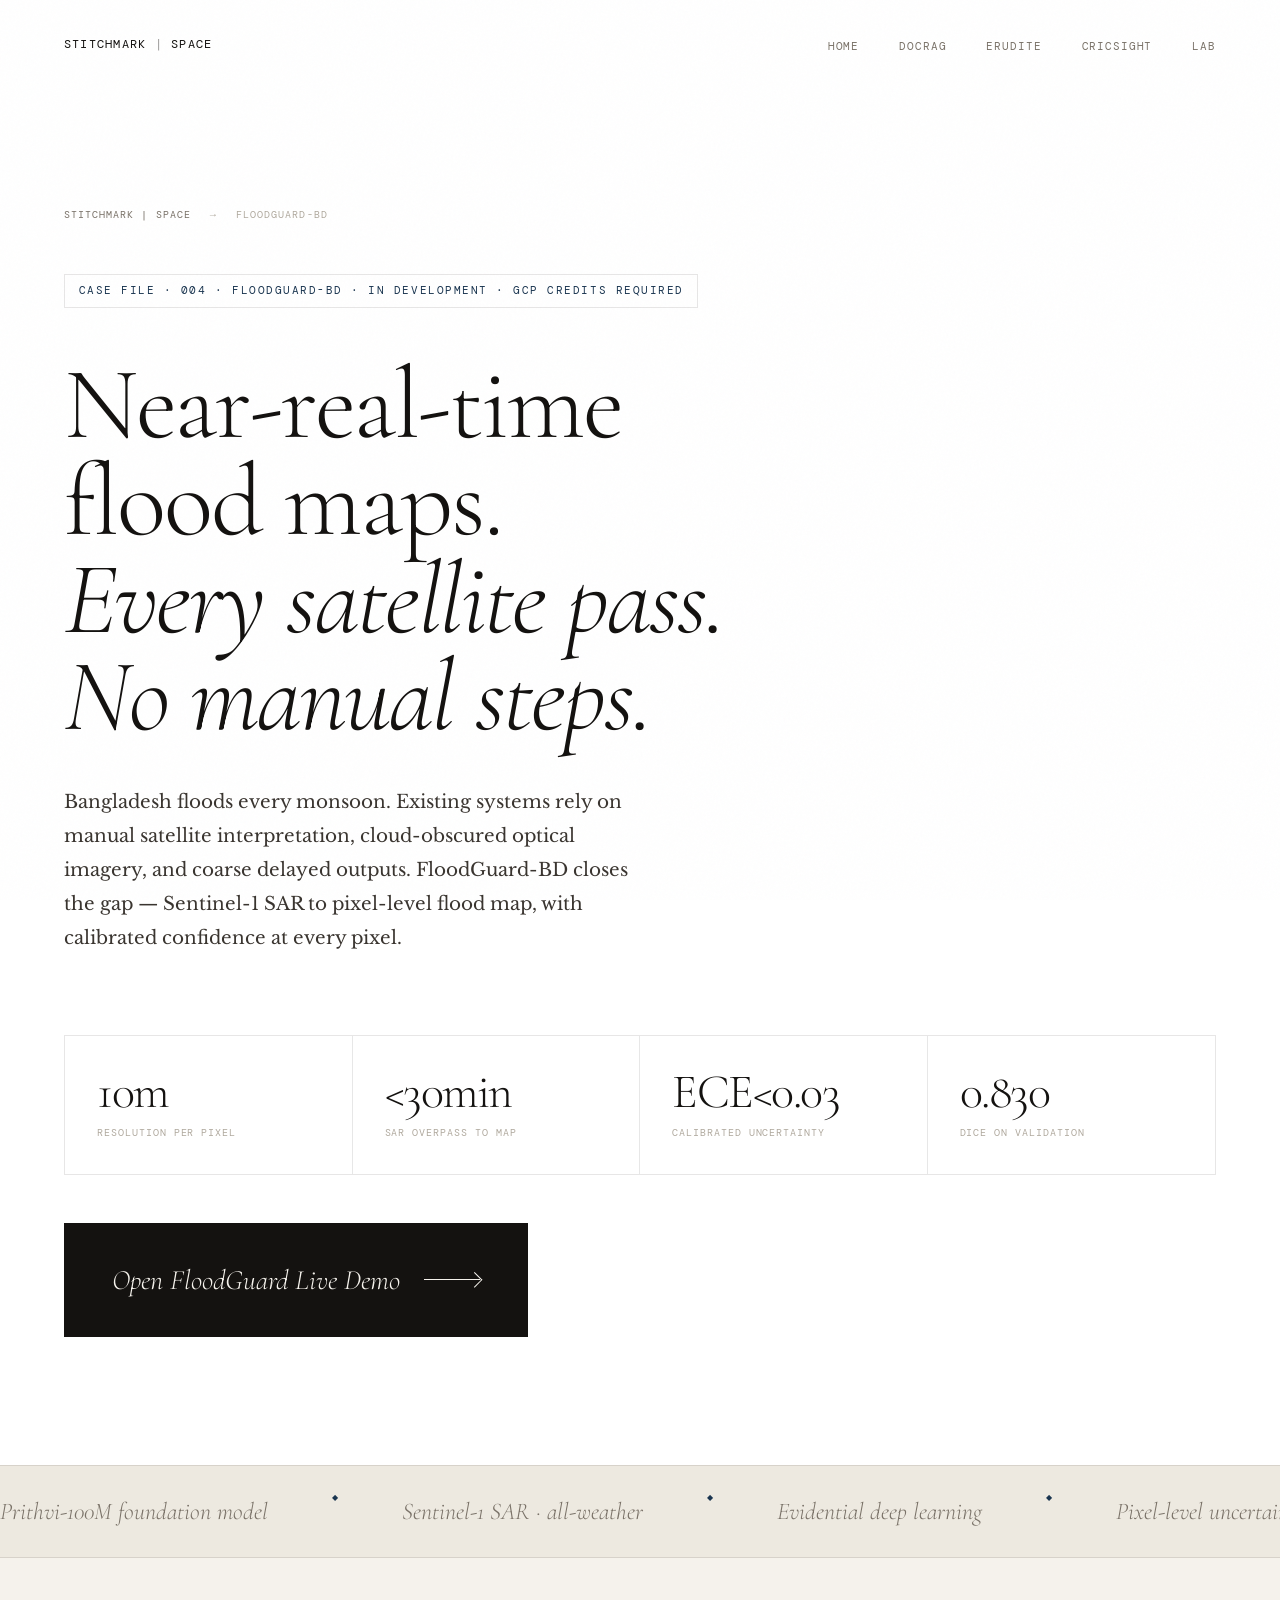
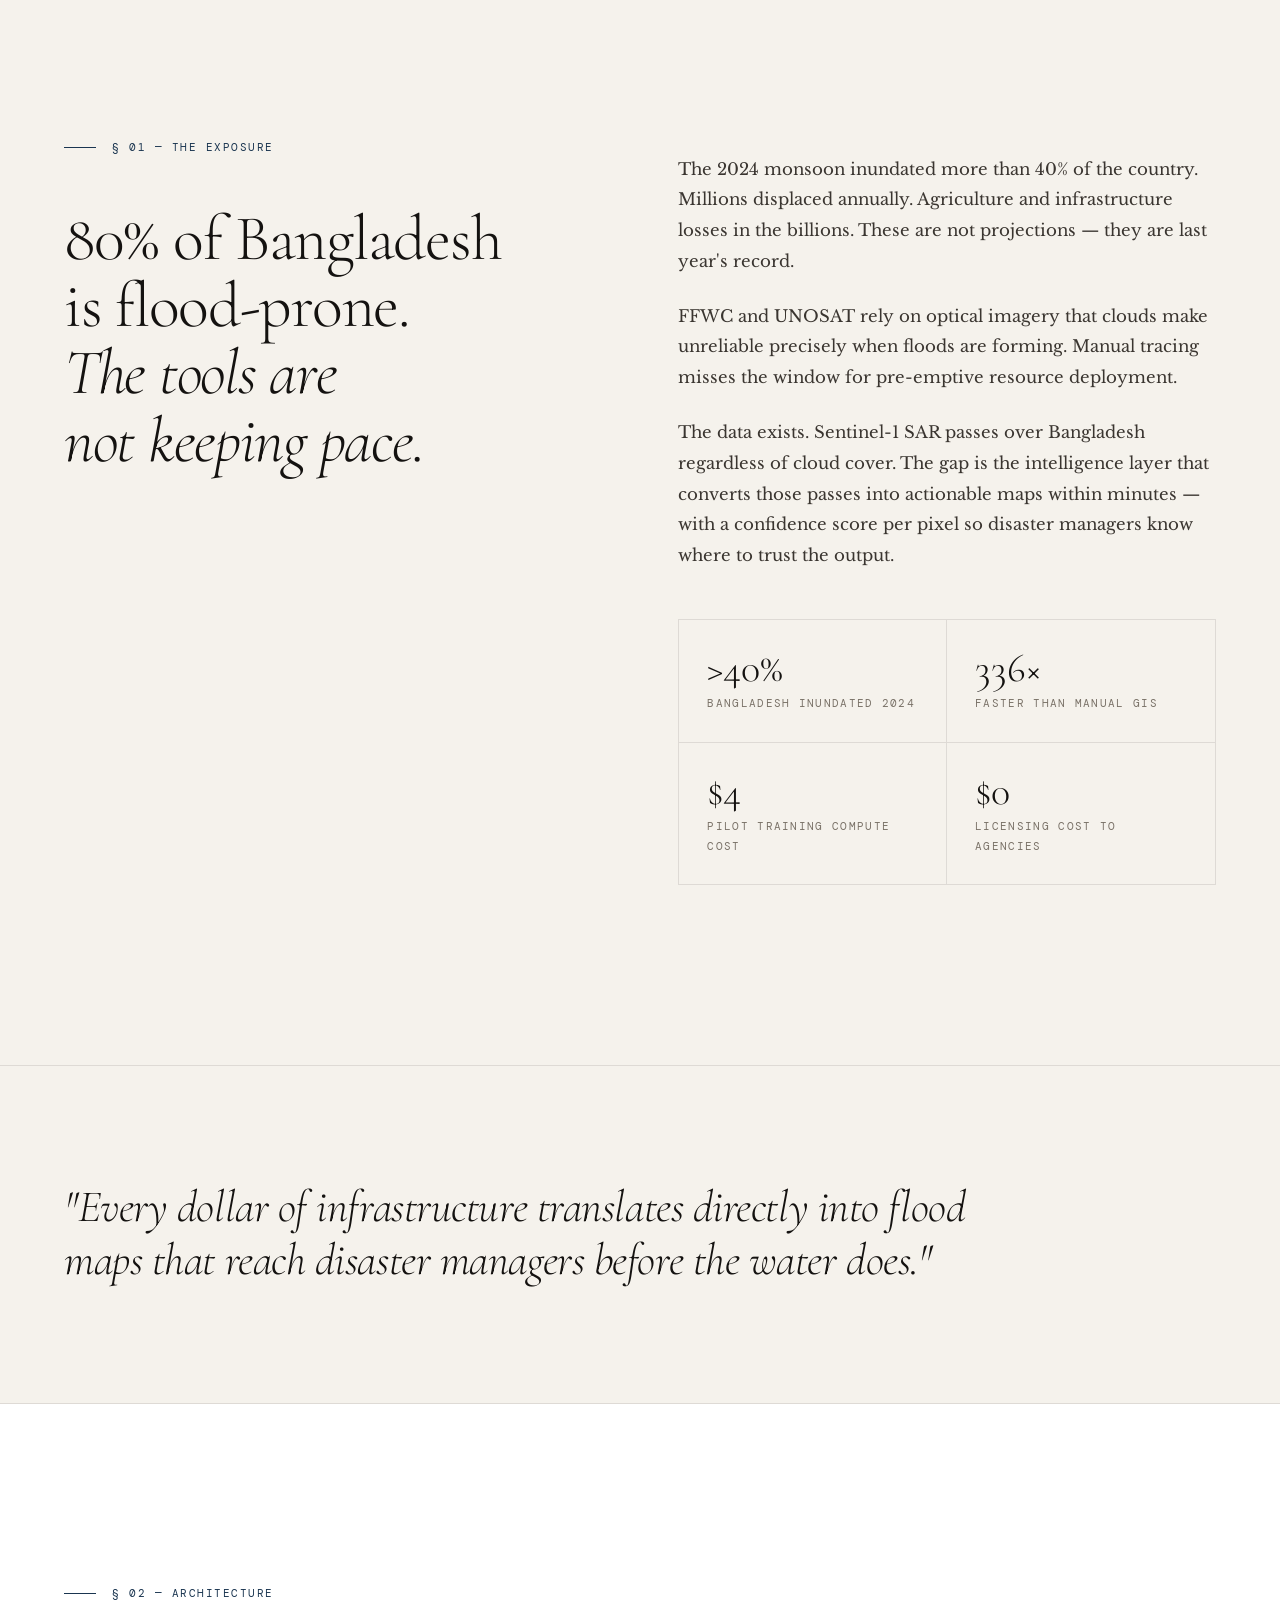
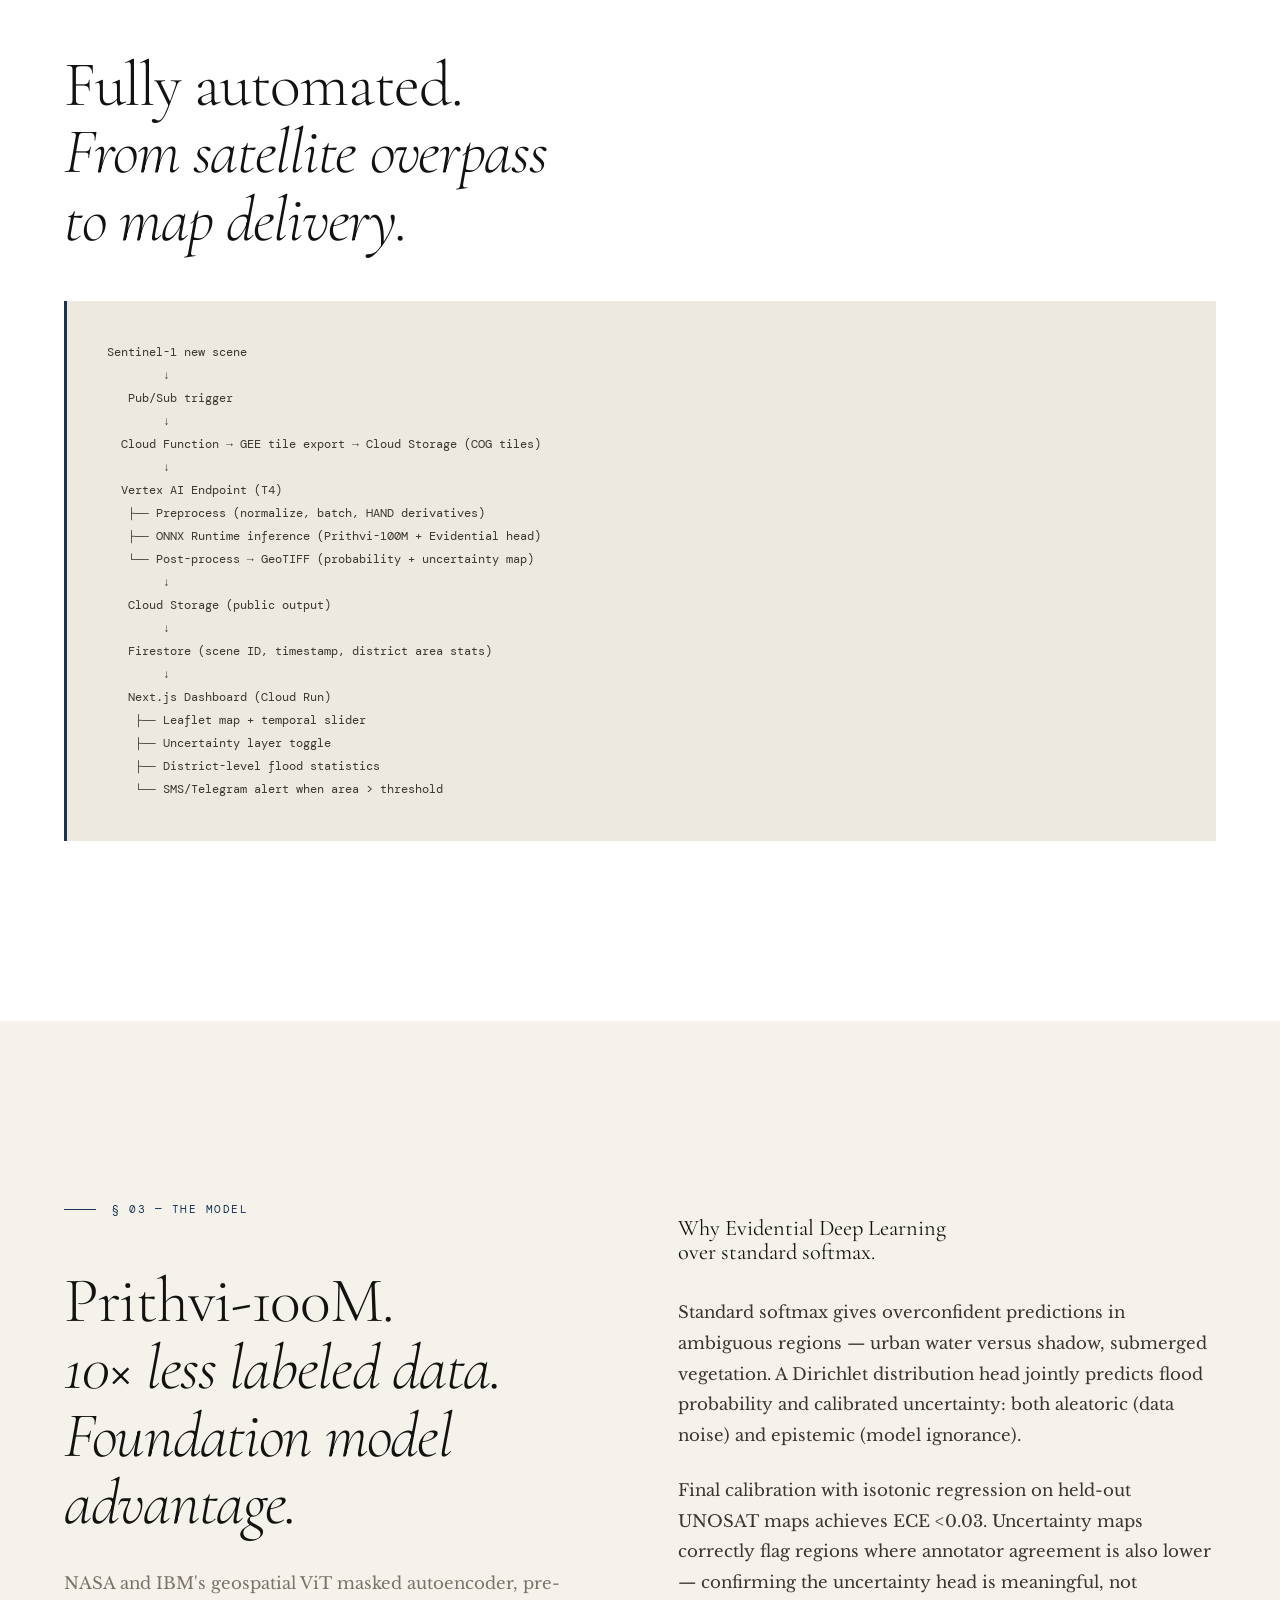
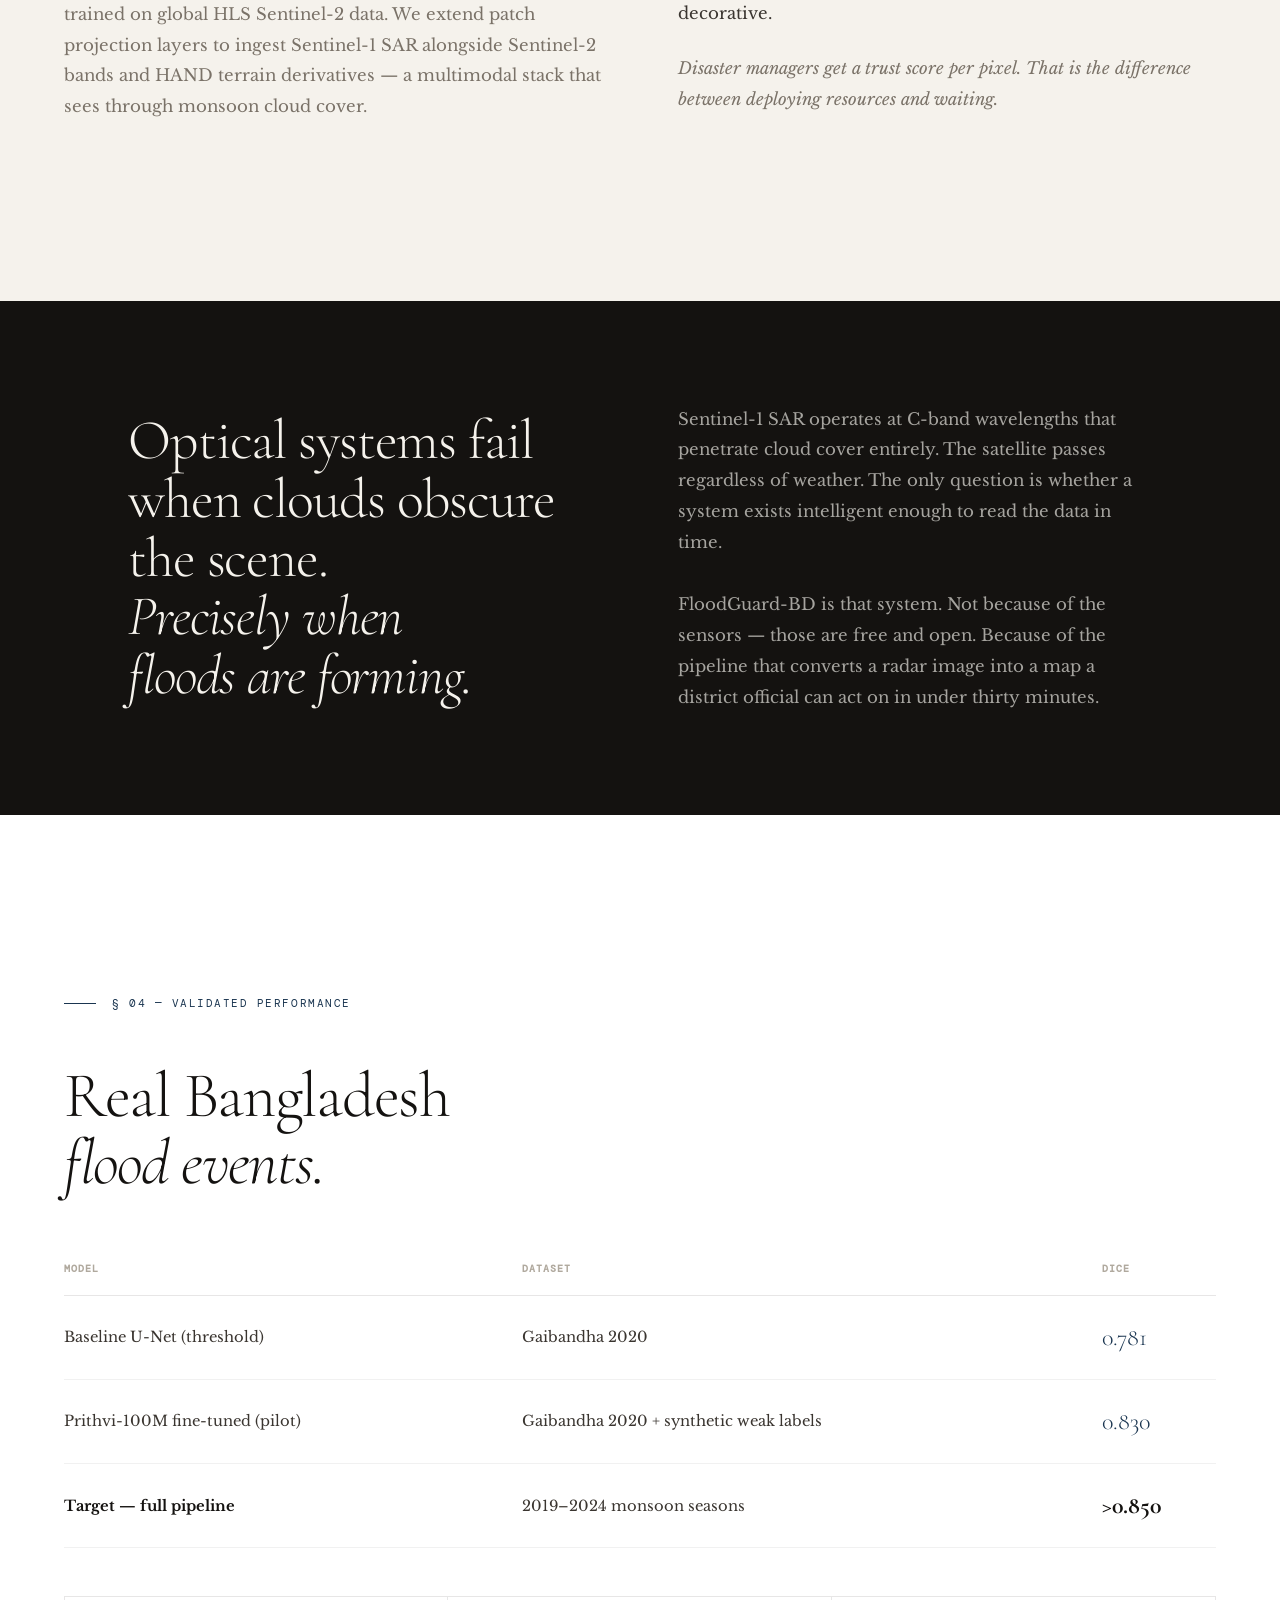
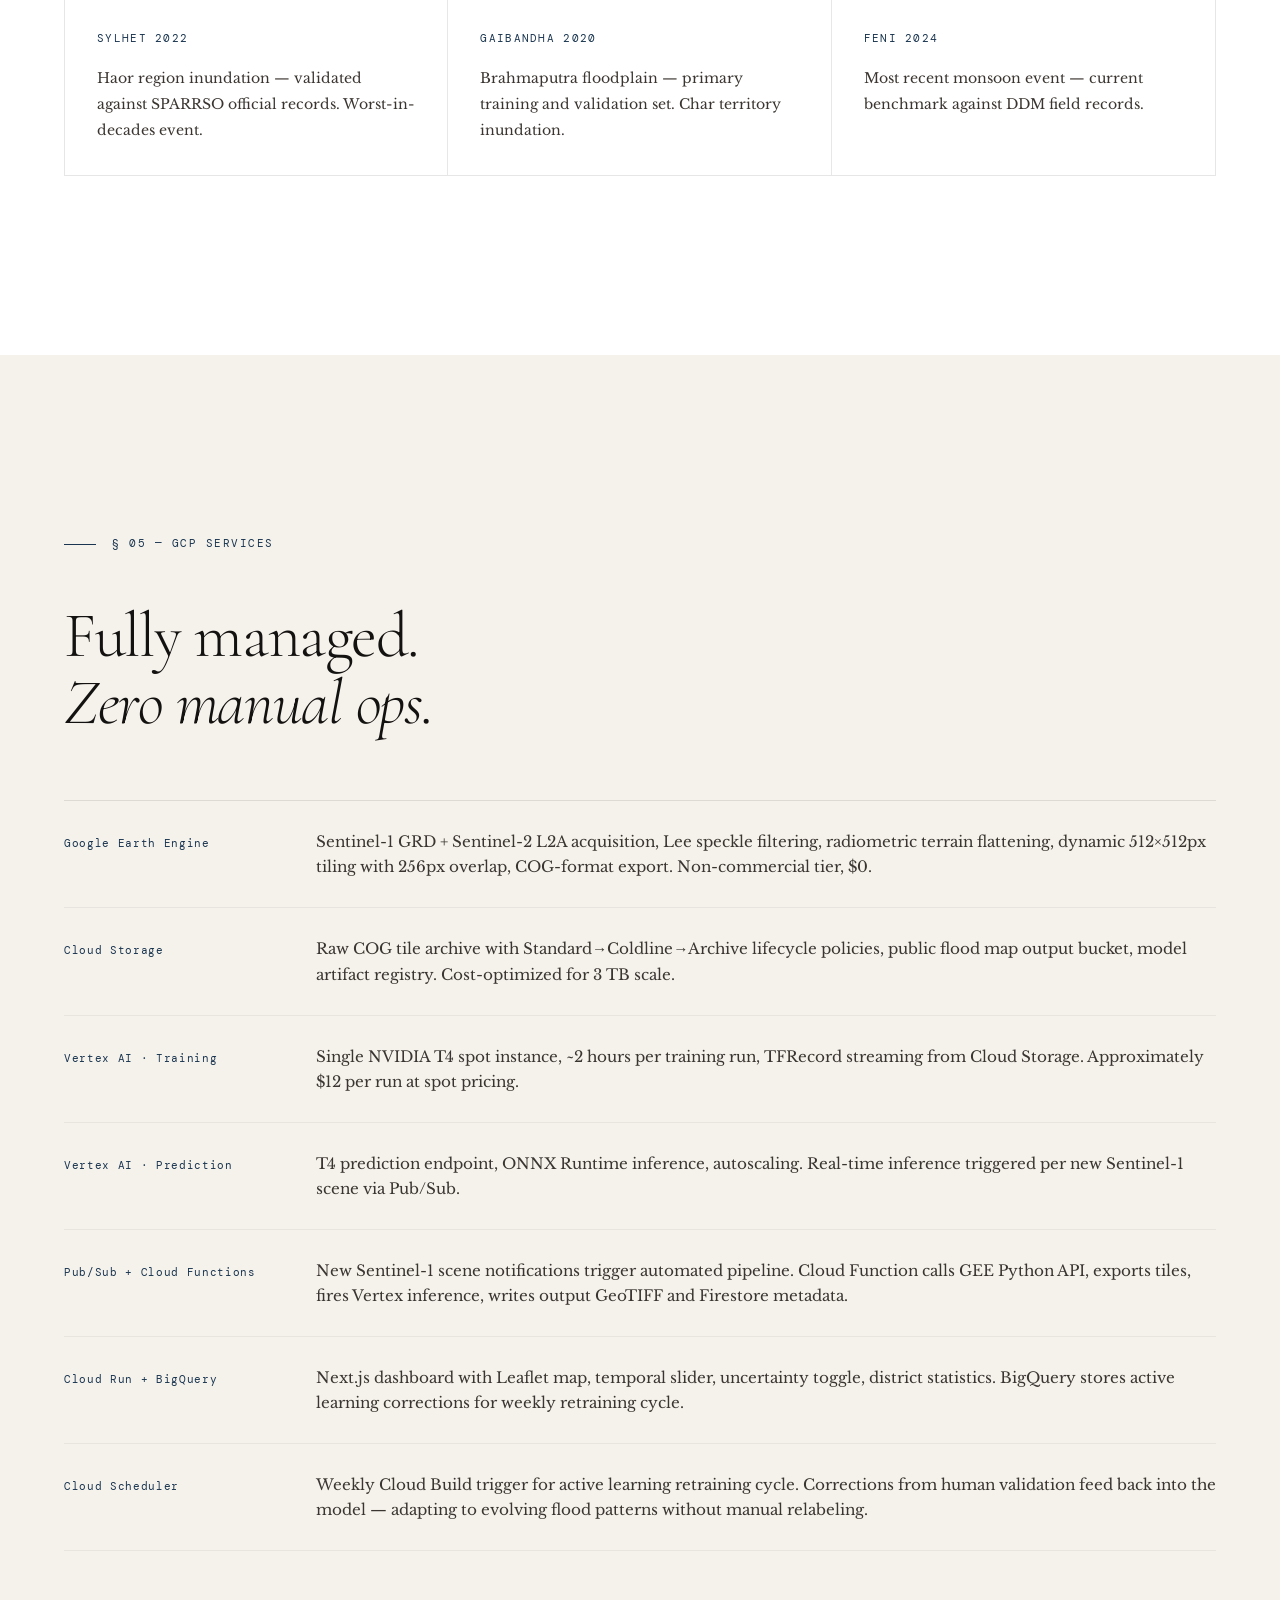
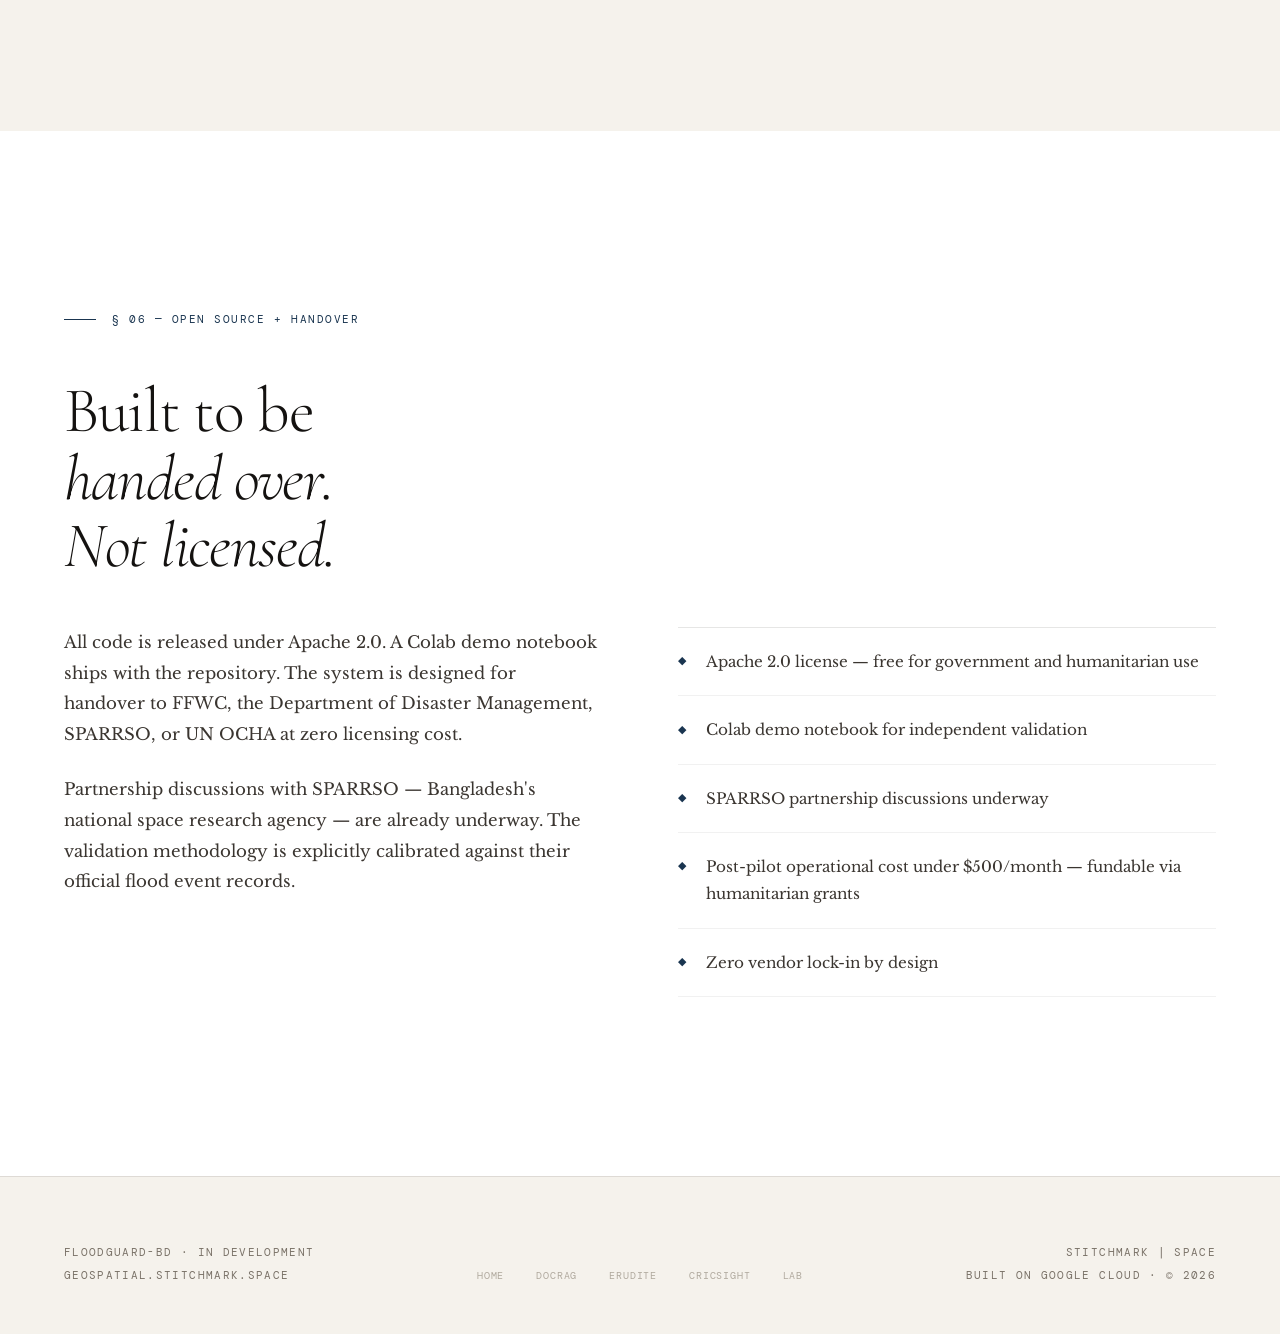
<file: floodguard.html>
<!DOCTYPE html>
<html lang="en">
<head>
<meta charset="UTF-8">
<meta name="viewport" content="width=device-width, initial-scale=1.0">
<title>FloodGuard-BD — Stitchmark | Space</title>
<meta name="description" content="Near-real-time pixel-level flood maps from Sentinel-1 SAR. Geospatial foundation model. Calibrated uncertainty per pixel.">
<link rel="stylesheet" href="style.css">
<style>
  :root { --accent: #1A3550; --accent2: #2A5070; }
  .fg-docket { font-family:'DM Mono',monospace; font-size:0.68rem; letter-spacing:0.14em; text-transform:uppercase; color:var(--accent); border:1px solid var(--rule); display:inline-block; padding:0.6em 1.25em; margin-bottom:3rem; }
  .fg-stats { display:grid; grid-template-columns:repeat(4,1fr); border:1px solid var(--rule); margin-top:5rem; }
  .fg-stat { padding:2rem; border-right:1px solid var(--rule); }
  .fg-stat:last-child { border-right:none; }
  .fg-val { font-family:'Cormorant Garamond',Georgia,serif; font-size:clamp(1.8rem,4vw,3rem); font-weight:300; line-height:1; letter-spacing:-0.03em; margin-bottom:0.5rem; }
  .fg-lbl { font-family:'DM Mono',monospace; font-size:0.6rem; letter-spacing:0.1em; text-transform:uppercase; color:var(--ink4); }
  .pipeline { font-family:'DM Mono',monospace; font-size:0.72rem; line-height:2.0; color:var(--ink2); background:var(--cream2); padding:2.5rem; border-left:3px solid var(--accent); overflow-x:auto; white-space:pre; }
  .results-table { width:100%; border-collapse:collapse; }
  .results-table th { font-family:'DM Mono',monospace; font-size:0.65rem; letter-spacing:0.1em; text-transform:uppercase; color:var(--ink4); text-align:left; padding:1rem 0; border-bottom:1px solid var(--rule); }
  .results-table td { padding:1.25rem 0; border-bottom:1px solid var(--rule2); font-size:0.92rem; color:var(--ink2); }
  .results-table td.score { font-family:'Cormorant Garamond',Georgia,serif; font-size:1.5rem; font-weight:300; color:var(--accent); }
  .fg-launch { display:inline-flex; align-items:center; gap:1.5rem; padding:2rem 3rem; background:var(--ink); color:var(--cream); font-family:'Cormorant Garamond',Georgia,serif; font-size:clamp(1.2rem,2.5vw,1.75rem); font-weight:300; font-style:italic; transition:all 0.35s cubic-bezier(.16,1,.3,1); text-decoration:none; position:relative; overflow:hidden; margin-top:3rem; }
  .fg-launch::before { content:''; position:absolute; inset:0; background:var(--accent); transform:scaleX(0); transform-origin:left; transition:transform 0.45s cubic-bezier(.16,1,.3,1); }
  .fg-launch:hover::before { transform:scaleX(1); }
  .fg-launch span, .fg-launch .arr { position:relative; z-index:1; }
  .arr { width:2em; height:1px; background:var(--cream); transition:width 0.3s; flex-shrink:0; position:relative; }
  .arr::after { content:''; position:absolute; right:0; top:50%; width:0.4em; height:0.4em; border-right:1px solid var(--cream); border-top:1px solid var(--cream); transform:translateY(-50%) rotate(45deg); }
  .fg-launch:hover .arr { width:3em; }
  @media (max-width:700px) { .fg-stats { grid-template-columns:1fr 1fr; } .fg-stat:nth-child(2),.fg-stat:nth-child(4) { border-right:none; } .fg-stat:nth-child(1),.fg-stat:nth-child(2) { border-bottom:1px solid var(--rule); } .pipeline { white-space:pre-wrap; font-size:0.62rem; } }
</style>
</head>
<body>
<nav>
  <a class="nav-brand" href="index.html">Stitchmark <span>|</span> Space</a>
  <ul class="nav-links">
    <li><a href="index.html">Home</a></li>
    <li><a href="docrag.html">DocRAG</a></li>
    <li><a href="erudite.html">Erudite</a></li>
    <li><a href="cricsight.html">CricSight</a></li>
    <li><a href="lab.html">Lab</a></li>
  </ul>
</nav>

<section class="page-hero" style="background:white;">
  <div class="wrap">
    <p class="breadcrumb reveal"><a href="index.html">Stitchmark | Space</a> <span>→</span> FloodGuard-BD</p>
    <div class="reveal"><div class="fg-docket">Case File · 004 · FloodGuard-BD · In Development · GCP Credits Required</div></div>
    <h1 class="reveal" style="max-width:900px; margin-bottom:2.5rem; line-height:0.95;">
      Near-real-time<br>flood maps.<br><em>Every satellite pass.<br>No manual steps.</em>
    </h1>
    <p class="reveal delay-1" style="max-width:580px; font-size:clamp(1rem,1.5vw,1.15rem); color:var(--ink2); line-height:1.85;">
      Bangladesh floods every monsoon. Existing systems rely on manual satellite interpretation,
      cloud-obscured optical imagery, and coarse delayed outputs. FloodGuard-BD closes the gap —
      Sentinel-1 SAR to pixel-level flood map, with calibrated confidence at every pixel.
    </p>
    <div class="fg-stats reveal delay-2">
      <div class="fg-stat"><div class="fg-val">10m</div><div class="fg-lbl">Resolution per pixel</div></div>
      <div class="fg-stat"><div class="fg-val">&lt;30min</div><div class="fg-lbl">SAR overpass to map</div></div>
      <div class="fg-stat"><div class="fg-val">ECE&lt;0.03</div><div class="fg-lbl">Calibrated uncertainty</div></div>
      <div class="fg-stat"><div class="fg-val">0.830</div><div class="fg-lbl">Dice on validation</div></div>
    </div>

    <a href="https://geospatial.stitchmark.space" target="_blank" rel="noopener noreferrer" class="fg-launch reveal delay-3">
      <span>Open FloodGuard Live Demo</span>
      <div class="arr"></div>
    </a>
  </div>
</section>

<div class="marquee-wrap">
  <div class="marquee-track">
    <span class="marquee-item">Prithvi-100M foundation model</span><span class="marquee-dot">◆</span>
    <span class="marquee-item">Sentinel-1 SAR · all-weather</span><span class="marquee-dot">◆</span>
    <span class="marquee-item">Evidential deep learning</span><span class="marquee-dot">◆</span>
    <span class="marquee-item">Pixel-level uncertainty</span><span class="marquee-dot">◆</span>
    <span class="marquee-item">Active learning loop</span><span class="marquee-dot">◆</span>
    <span class="marquee-item">SPARRSO partnership</span><span class="marquee-dot">◆</span>
    <span class="marquee-item">Apache 2.0 open source</span><span class="marquee-dot">◆</span>
    <span class="marquee-item">Prithvi-100M foundation model</span><span class="marquee-dot">◆</span>
    <span class="marquee-item">Sentinel-1 SAR · all-weather</span><span class="marquee-dot">◆</span>
    <span class="marquee-item">Evidential deep learning</span><span class="marquee-dot">◆</span>
    <span class="marquee-item">Pixel-level uncertainty</span><span class="marquee-dot">◆</span>
    <span class="marquee-item">Active learning loop</span><span class="marquee-dot">◆</span>
  </div>
</div>

<section>
  <div class="wrap">
    <div style="display:grid; grid-template-columns:1fr 1fr; gap:clamp(3rem,6vw,8rem); align-items:start;">
      <div class="reveal">
        <div class="eyebrow"><span class="eyebrow-text">§ 01 — The Exposure</span></div>
        <h2>80% of Bangladesh<br>is flood-prone.<br><em>The tools are<br>not keeping pace.</em></h2>
      </div>
      <div class="reveal delay-1" style="padding-top:1rem;">
        <p style="margin-bottom:1.5rem;">The 2024 monsoon inundated more than 40% of the country. Millions displaced annually. Agriculture and infrastructure losses in the billions. These are not projections — they are last year's record.</p>
        <p style="margin-bottom:1.5rem;">FFWC and UNOSAT rely on optical imagery that clouds make unreliable precisely when floods are forming. Manual tracing misses the window for pre-emptive resource deployment.</p>
        <p>The data exists. Sentinel-1 SAR passes over Bangladesh regardless of cloud cover. The gap is the intelligence layer that converts those passes into actionable maps within minutes — with a confidence score per pixel so disaster managers know where to trust the output.</p>
        <div style="display:grid; grid-template-columns:1fr 1fr; gap:0; border:1px solid var(--rule); margin-top:3rem;">
          <div style="padding:1.75rem; border-right:1px solid var(--rule); border-bottom:1px solid var(--rule);">
            <div style="font-family:'Cormorant Garamond',serif; font-size:2.5rem; font-weight:300; line-height:1; margin-bottom:0.4rem;">&gt;40%</div>
            <div class="label">Bangladesh inundated 2024</div>
          </div>
          <div style="padding:1.75rem; border-bottom:1px solid var(--rule);">
            <div style="font-family:'Cormorant Garamond',serif; font-size:2.5rem; font-weight:300; line-height:1; margin-bottom:0.4rem;">336×</div>
            <div class="label">Faster than manual GIS</div>
          </div>
          <div style="padding:1.75rem; border-right:1px solid var(--rule);">
            <div style="font-family:'Cormorant Garamond',serif; font-size:2.5rem; font-weight:300; line-height:1; margin-bottom:0.4rem;">$4</div>
            <div class="label">Pilot training compute cost</div>
          </div>
          <div style="padding:1.75rem;">
            <div style="font-family:'Cormorant Garamond',serif; font-size:2.5rem; font-weight:300; line-height:1; margin-bottom:0.4rem;">$0</div>
            <div class="label">Licensing cost to agencies</div>
          </div>
        </div>
      </div>
    </div>
  </div>
</section>

<div style="padding:clamp(5rem,9vw,8rem) 0; border-top:1px solid var(--rule); border-bottom:1px solid var(--rule);">
  <div class="wrap">
    <p class="pull-quote reveal" style="max-width:920px;">"Every dollar of infrastructure translates directly into <em>flood maps that reach disaster managers</em> before the water does."</p>
  </div>
</div>

<section style="background:white;">
  <div class="wrap">
    <div class="eyebrow reveal"><span class="eyebrow-text">§ 02 — Architecture</span></div>
    <h2 class="reveal" style="margin-bottom:3rem;">Fully automated.<br><em>From satellite overpass<br>to map delivery.</em></h2>
    <div class="pipeline reveal delay-1">Sentinel-1 new scene
        ↓
   Pub/Sub trigger
        ↓
  Cloud Function → GEE tile export → Cloud Storage (COG tiles)
        ↓
  Vertex AI Endpoint (T4)
   ├── Preprocess (normalize, batch, HAND derivatives)
   ├── ONNX Runtime inference (Prithvi-100M + Evidential head)
   └── Post-process → GeoTIFF (probability + uncertainty map)
        ↓
   Cloud Storage (public output)
        ↓
   Firestore (scene ID, timestamp, district area stats)
        ↓
   Next.js Dashboard (Cloud Run)
    ├── Leaflet map + temporal slider
    ├── Uncertainty layer toggle
    ├── District-level flood statistics
    └── SMS/Telegram alert when area > threshold</div>
  </div>
</section>

<section>
  <div class="wrap">
    <div style="display:grid; grid-template-columns:1fr 1fr; gap:clamp(3rem,6vw,8rem); align-items:start;">
      <div class="reveal">
        <div class="eyebrow"><span class="eyebrow-text">§ 03 — The Model</span></div>
        <h2>Prithvi-100M.<br><em>10× less labeled data.<br>Foundation model<br>advantage.</em></h2>
        <p style="margin-top:2rem; color:var(--ink3);">NASA and IBM's geospatial ViT masked autoencoder, pre-trained on global HLS Sentinel-2 data. We extend patch projection layers to ingest Sentinel-1 SAR alongside Sentinel-2 bands and HAND terrain derivatives — a multimodal stack that sees through monsoon cloud cover.</p>
      </div>
      <div class="reveal delay-1" style="padding-top:1rem;">
        <h3 style="margin-bottom:2rem; font-size:clamp(1.1rem,2vw,1.4rem);">Why Evidential Deep Learning<br>over standard softmax.</h3>
        <p style="margin-bottom:1.5rem;">Standard softmax gives overconfident predictions in ambiguous regions — urban water versus shadow, submerged vegetation. A Dirichlet distribution head jointly predicts flood probability and calibrated uncertainty: both aleatoric (data noise) and epistemic (model ignorance).</p>
        <p style="margin-bottom:1.5rem;">Final calibration with isotonic regression on held-out UNOSAT maps achieves ECE &lt;0.03. Uncertainty maps correctly flag regions where annotator agreement is also lower — confirming the uncertainty head is meaningful, not decorative.</p>
        <p style="color:var(--ink3); font-style:italic;">Disaster managers get a trust score per pixel. That is the difference between deploying resources and waiting.</p>
      </div>
    </div>
  </div>
</section>

<div class="banner">
  <div class="wrap">
    <div style="display:grid; grid-template-columns:1fr 1fr; gap:clamp(3rem,6vw,8rem); align-items:center;">
      <h2 class="reveal" style="font-size:clamp(2rem,4.5vw,3.5rem);">
        Optical systems fail<br>when clouds obscure<br>the scene.<br>
        <em>Precisely when<br>floods are forming.</em>
      </h2>
      <div class="reveal delay-1">
        <p style="color:rgba(245,242,236,0.65); line-height:1.85; margin-bottom:2rem;">Sentinel-1 SAR operates at C-band wavelengths that penetrate cloud cover entirely. The satellite passes regardless of weather. The only question is whether a system exists intelligent enough to read the data in time.</p>
        <p style="color:rgba(245,242,236,0.65); line-height:1.85;">FloodGuard-BD is that system. Not because of the sensors — those are free and open. Because of the pipeline that converts a radar image into a map a district official can act on in under thirty minutes.</p>
      </div>
    </div>
  </div>
</div>

<section style="background:white;">
  <div class="wrap">
    <div class="eyebrow reveal"><span class="eyebrow-text">§ 04 — Validated Performance</span></div>
    <h2 class="reveal" style="margin-bottom:3rem;">Real Bangladesh<br><em>flood events.</em></h2>
    <table class="results-table reveal delay-1">
      <thead><tr><th>Model</th><th>Dataset</th><th>Dice</th></tr></thead>
      <tbody>
        <tr><td>Baseline U-Net (threshold)</td><td>Gaibandha 2020</td><td class="score">0.781</td></tr>
        <tr><td>Prithvi-100M fine-tuned (pilot)</td><td>Gaibandha 2020 + synthetic weak labels</td><td class="score">0.830</td></tr>
        <tr><td><strong>Target — full pipeline</strong></td><td>2019–2024 monsoon seasons</td><td class="score"><strong>&gt;0.850</strong></td></tr>
      </tbody>
    </table>
    <div style="display:grid; grid-template-columns:repeat(3,1fr); gap:0; border:1px solid var(--rule); margin-top:3rem;" class="reveal delay-2">
      <div style="padding:2rem; border-right:1px solid var(--rule);"><div class="label" style="margin-bottom:1rem; color:var(--accent);">Sylhet 2022</div><p style="font-size:0.88rem; color:var(--ink2);">Haor region inundation — validated against SPARRSO official records. Worst-in-decades event.</p></div>
      <div style="padding:2rem; border-right:1px solid var(--rule);"><div class="label" style="margin-bottom:1rem; color:var(--accent);">Gaibandha 2020</div><p style="font-size:0.88rem; color:var(--ink2);">Brahmaputra floodplain — primary training and validation set. Char territory inundation.</p></div>
      <div style="padding:2rem;"><div class="label" style="margin-bottom:1rem; color:var(--accent);">Feni 2024</div><p style="font-size:0.88rem; color:var(--ink2);">Most recent monsoon event — current benchmark against DDM field records.</p></div>
    </div>
  </div>
</section>

<section>
  <div class="wrap">
    <div class="eyebrow reveal"><span class="eyebrow-text">§ 05 — GCP Services</span></div>
    <h2 class="reveal" style="margin-bottom:4rem;">Fully managed.<br><em>Zero manual ops.</em></h2>
    <div>
      <div class="stack-row reveal"><span class="stack-name">Google Earth Engine</span><p class="stack-desc">Sentinel-1 GRD + Sentinel-2 L2A acquisition, Lee speckle filtering, radiometric terrain flattening, dynamic 512×512px tiling with 256px overlap, COG-format export. Non-commercial tier, $0.</p></div>
      <div class="stack-row reveal"><span class="stack-name">Cloud Storage</span><p class="stack-desc">Raw COG tile archive with Standard→Coldline→Archive lifecycle policies, public flood map output bucket, model artifact registry. Cost-optimized for 3 TB scale.</p></div>
      <div class="stack-row reveal"><span class="stack-name">Vertex AI · Training</span><p class="stack-desc">Single NVIDIA T4 spot instance, ~2 hours per training run, TFRecord streaming from Cloud Storage. Approximately $12 per run at spot pricing.</p></div>
      <div class="stack-row reveal"><span class="stack-name">Vertex AI · Prediction</span><p class="stack-desc">T4 prediction endpoint, ONNX Runtime inference, autoscaling. Real-time inference triggered per new Sentinel-1 scene via Pub/Sub.</p></div>
      <div class="stack-row reveal"><span class="stack-name">Pub/Sub + Cloud Functions</span><p class="stack-desc">New Sentinel-1 scene notifications trigger automated pipeline. Cloud Function calls GEE Python API, exports tiles, fires Vertex inference, writes output GeoTIFF and Firestore metadata.</p></div>
      <div class="stack-row reveal"><span class="stack-name">Cloud Run + BigQuery</span><p class="stack-desc">Next.js dashboard with Leaflet map, temporal slider, uncertainty toggle, district statistics. BigQuery stores active learning corrections for weekly retraining cycle.</p></div>
      <div class="stack-row reveal"><span class="stack-name">Cloud Scheduler</span><p class="stack-desc">Weekly Cloud Build trigger for active learning retraining cycle. Corrections from human validation feed back into the model — adapting to evolving flood patterns without manual relabeling.</p></div>
    </div>
  </div>
</section>

<section style="background:white;">
  <div class="wrap">
    <div class="eyebrow reveal"><span class="eyebrow-text">§ 06 — Open Source + Handover</span></div>
    <h2 class="reveal" style="margin-bottom:3rem;">Built to be<br><em>handed over.<br>Not licensed.</em></h2>
    <div style="display:grid; grid-template-columns:1fr 1fr; gap:clamp(3rem,6vw,8rem);" class="reveal delay-1">
      <div>
        <p style="margin-bottom:1.5rem;">All code is released under Apache 2.0. A Colab demo notebook ships with the repository. The system is designed for handover to FFWC, the Department of Disaster Management, SPARRSO, or UN OCHA at zero licensing cost.</p>
        <p>Partnership discussions with SPARRSO — Bangladesh's national space research agency — are already underway. The validation methodology is explicitly calibrated against their official flood event records.</p>
      </div>
      <div>
        <div class="checklist-item"><span class="check-icon">◆</span><span>Apache 2.0 license — free for government and humanitarian use</span></div>
        <div class="checklist-item"><span class="check-icon">◆</span><span>Colab demo notebook for independent validation</span></div>
        <div class="checklist-item"><span class="check-icon">◆</span><span>SPARRSO partnership discussions underway</span></div>
        <div class="checklist-item"><span class="check-icon">◆</span><span>Post-pilot operational cost under $500/month — fundable via humanitarian grants</span></div>
        <div class="checklist-item"><span class="check-icon">◆</span><span>Zero vendor lock-in by design</span></div>
      </div>
    </div>
  </div>
</section>

<footer>
  <div class="wrap">
    <div class="footer-inner">
      <div class="footer-brand">FloodGuard-BD · In Development<br>geospatial.stitchmark.space</div>
      <div class="footer-links">
        <a href="index.html">Home</a>
        <a href="docrag.html">DocRAG</a>
        <a href="erudite.html">Erudite</a>
        <a href="cricsight.html">CricSight</a>
        <a href="lab.html">Lab</a>
      </div>
      <div class="footer-brand" style="text-align:right;">Stitchmark | Space<br>Built on Google Cloud · © 2026</div>
    </div>
  </div>
</footer>
<script src="main.js"></script>
</body>
</html>
</file>
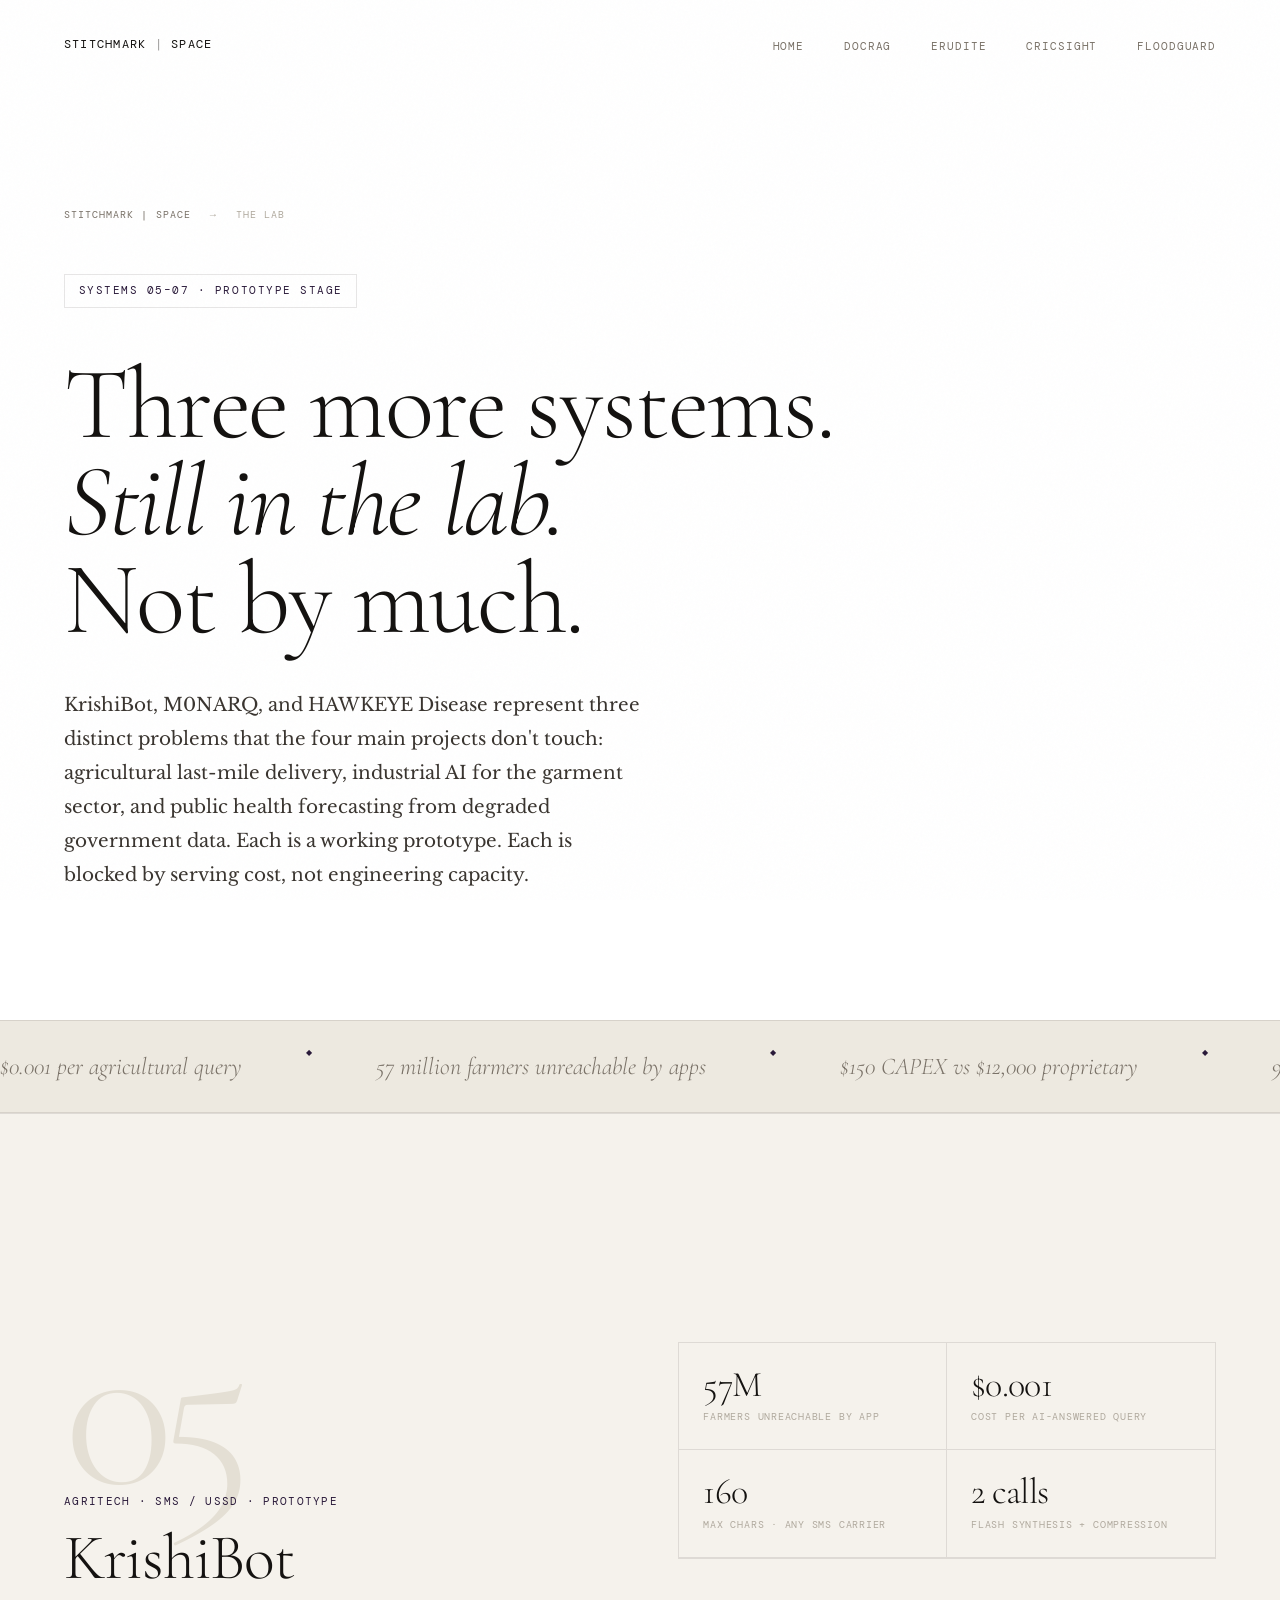
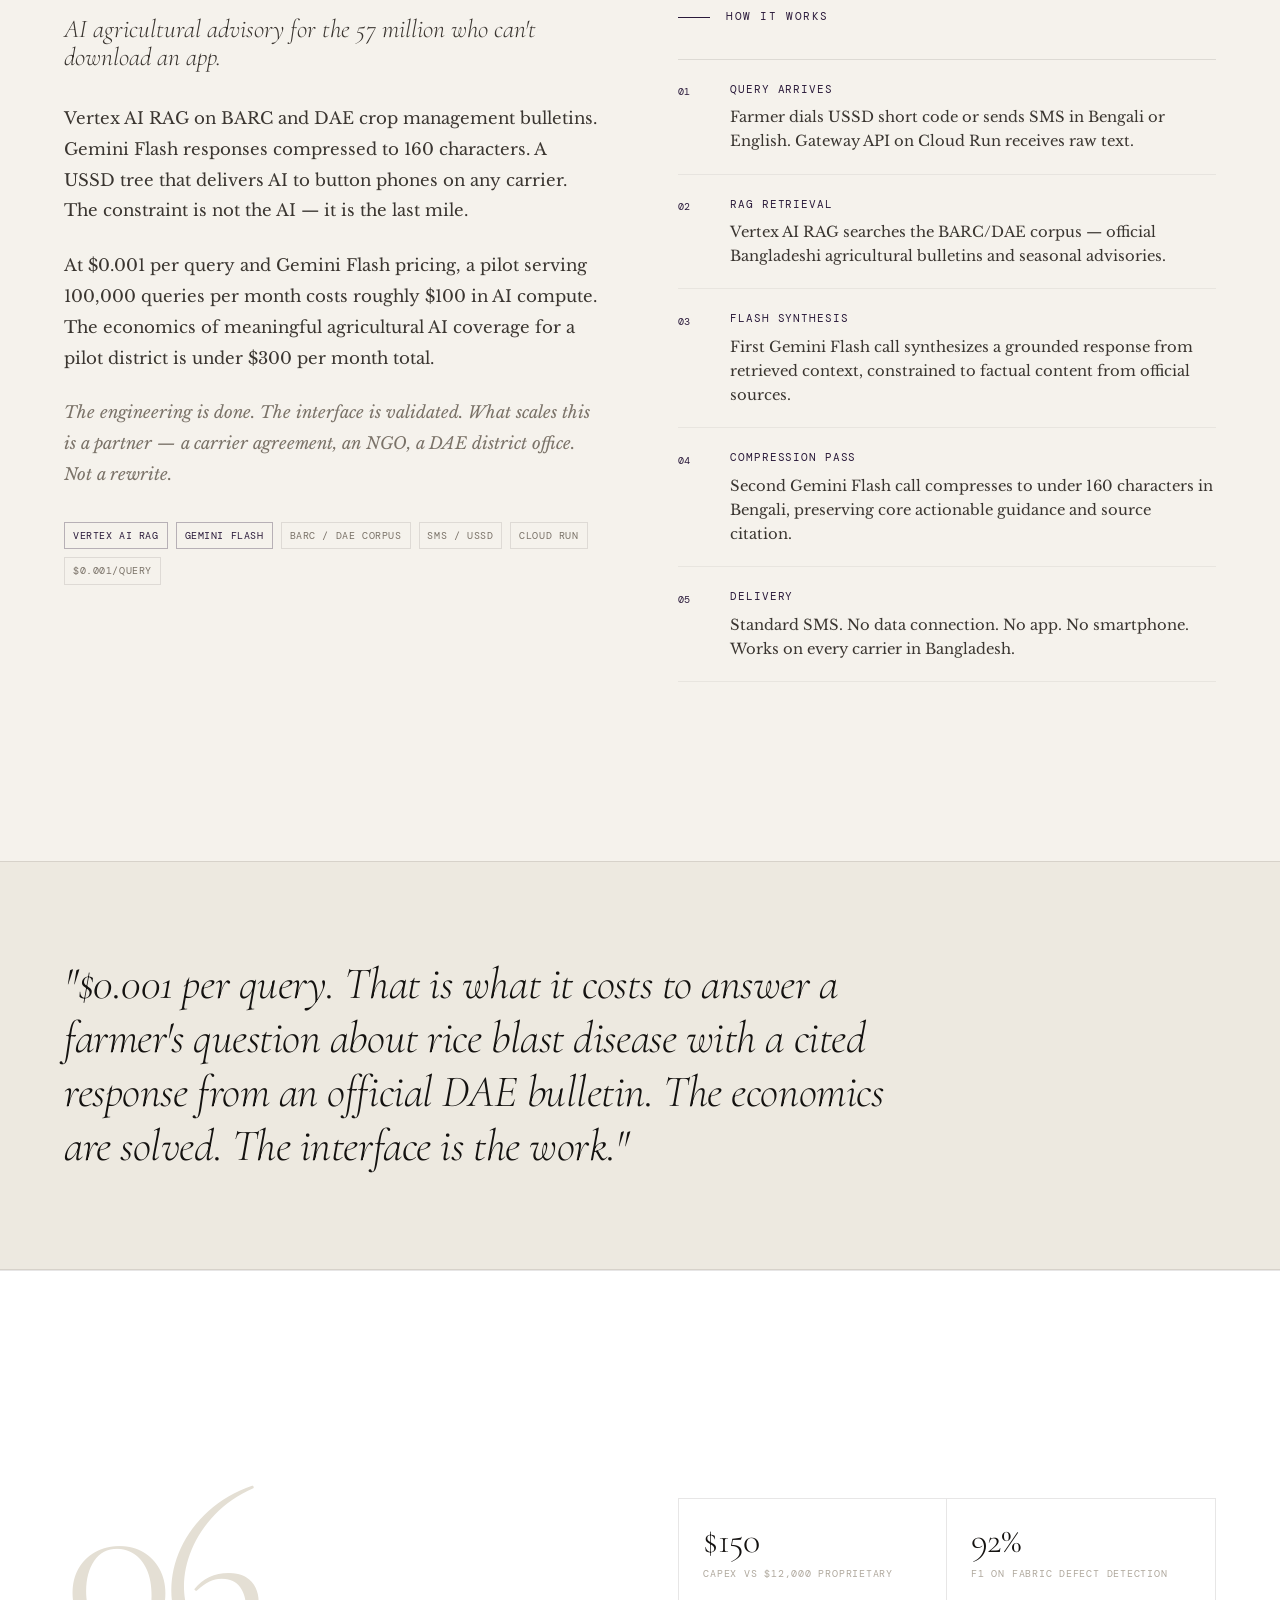
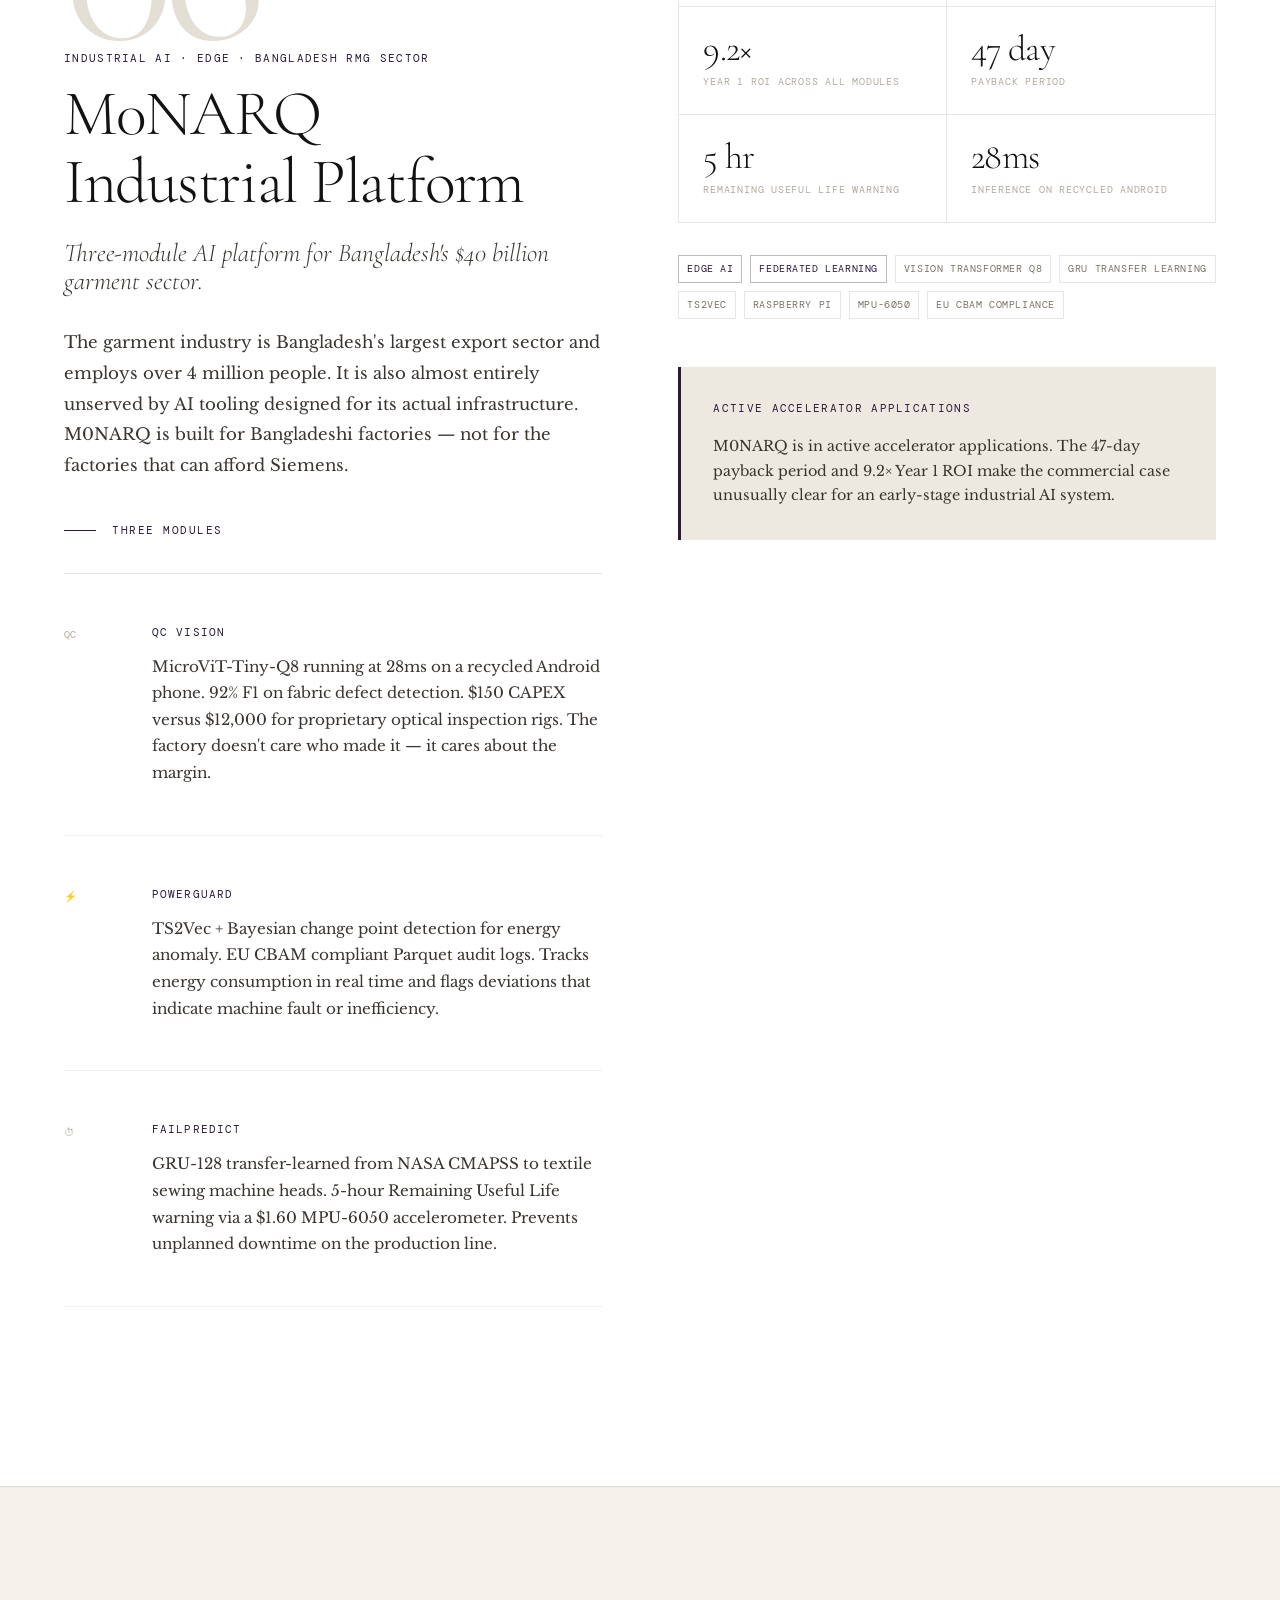
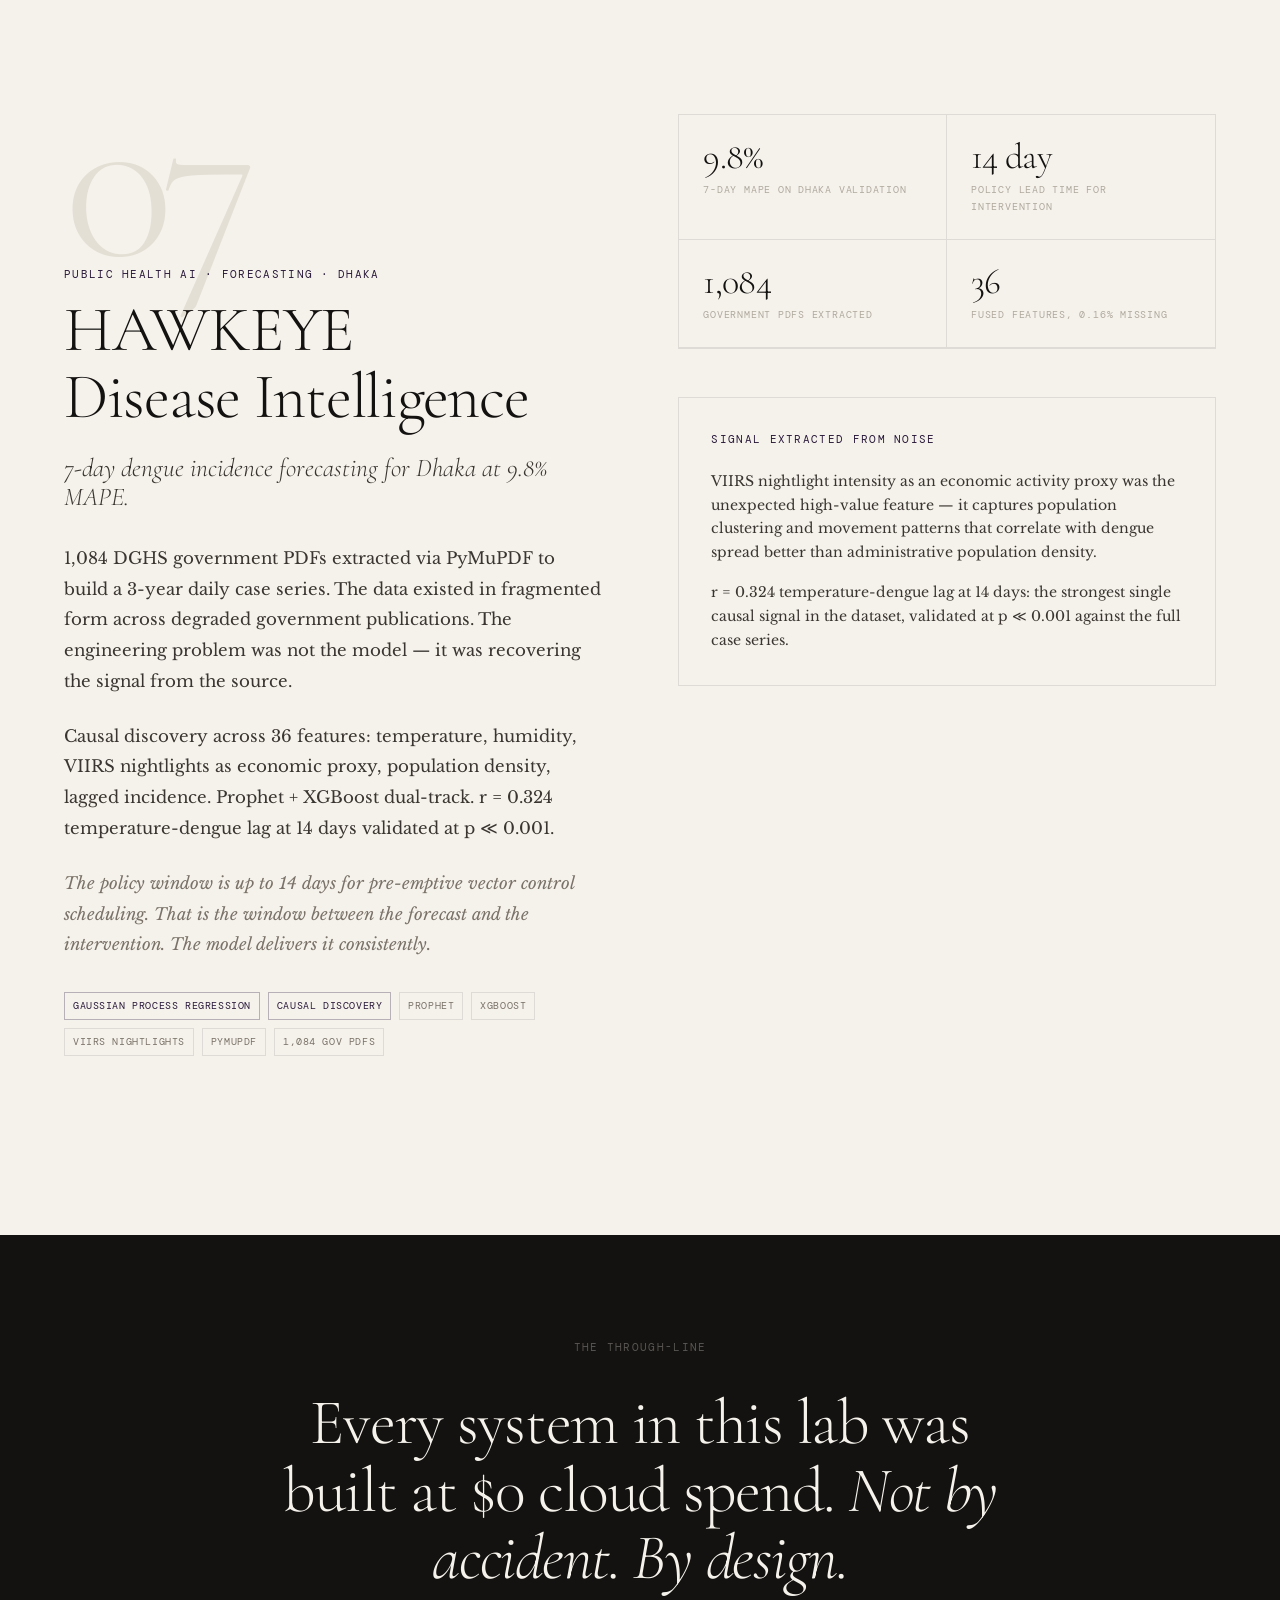
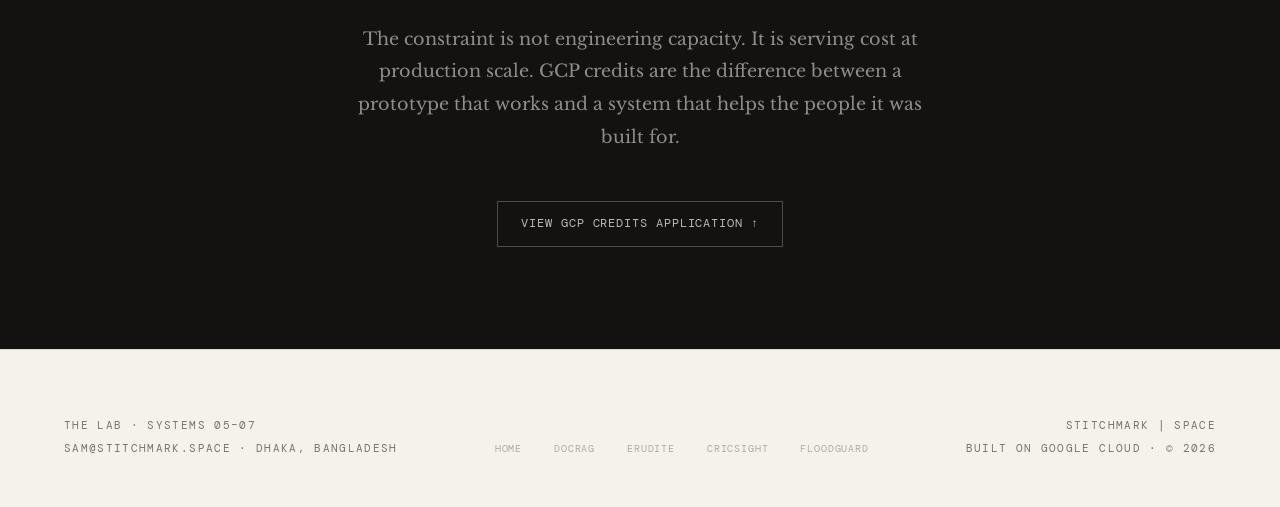
<file: lab.html>
<!DOCTYPE html>
<html lang="en">
<head>
<meta charset="UTF-8">
<meta name="viewport" content="width=device-width, initial-scale=1.0">
<title>The Lab — KrishiBot, M0NARQ, HAWKEYE Disease | Stitchmark</title>
<meta name="description" content="Three more systems from the lab: KrishiBot agricultural AI over SMS, M0NARQ industrial platform for Bangladesh garment sector, HAWKEYE Disease intelligence for dengue forecasting.">
<link rel="stylesheet" href="style.css">
<style>
  :root { --accent: #2A1A3A; --accent2: #4A2A5A; }

  .lab-hero-label {
    font-family: 'DM Mono', monospace;
    font-size: 0.68rem;
    letter-spacing: 0.14em;
    text-transform: uppercase;
    color: var(--accent);
    border: 1px solid var(--rule);
    display: inline-block;
    padding: 0.6em 1.25em;
    margin-bottom: 3rem;
  }

  /* PROJECT ENTRY — full section per project */
  .lab-entry { padding: var(--section) 0; border-top: 1px solid var(--rule); }
  .lab-entry:first-of-type { border-top: none; }

  .lab-grid {
    display: grid;
    grid-template-columns: 1fr 1fr;
    gap: clamp(3rem, 6vw, 8rem);
    align-items: start;
  }

  .lab-num {
    font-family: 'Cormorant Garamond', Georgia, serif;
    font-size: clamp(8rem, 18vw, 16rem);
    font-weight: 300;
    line-height: 1;
    color: var(--cream3);
    letter-spacing: -0.06em;
    margin-bottom: -2rem;
    display: block;
  }

  .lab-cat {
    font-family: 'DM Mono', monospace;
    font-size: 0.68rem;
    letter-spacing: 0.12em;
    text-transform: uppercase;
    color: var(--accent);
    margin-bottom: 0.75rem;
  }

  .lab-metrics {
    display: grid;
    grid-template-columns: 1fr 1fr;
    gap: 0;
    border: 1px solid var(--rule);
    margin-top: 3rem;
  }
  .lab-metric {
    padding: 1.5rem;
    border-right: 1px solid var(--rule);
    border-bottom: 1px solid var(--rule);
  }
  .lab-metric:nth-child(2), .lab-metric:nth-child(4), .lab-metric:nth-child(6) { border-right: none; }
  .lab-metric:nth-child(5), .lab-metric:nth-child(6) { border-bottom: none; }
  .lab-m-val {
    font-family: 'Cormorant Garamond', Georgia, serif;
    font-size: clamp(1.5rem, 3vw, 2.25rem);
    font-weight: 300;
    line-height: 1;
    letter-spacing: -0.02em;
    margin-bottom: 0.35rem;
  }
  .lab-m-lbl { font-family: 'DM Mono', monospace; font-size: 0.6rem; letter-spacing: 0.08em; text-transform: uppercase; color: var(--ink4); }

  .tag-row { display: flex; flex-wrap: wrap; gap: 0.5rem; margin-top: 2rem; }
  .tag { font-family: 'DM Mono', monospace; font-size: 0.62rem; letter-spacing: 0.06em; text-transform: uppercase; padding: 0.4em 0.8em; border: 1px solid var(--rule); color: var(--ink3); }
  .tag-p { border-color: rgba(42,26,58,0.3); color: var(--accent); }

  /* STEP FLOW for KrishiBot */
  .step-flow { list-style: none; }
  .step-item {
    display: grid;
    grid-template-columns: 28px 1fr;
    gap: 1.5rem;
    padding: 1.25rem 0;
    border-bottom: 1px solid var(--rule2);
    align-items: start;
  }
  .step-item:first-child { border-top: 1px solid var(--rule); }
  .step-n { font-family: 'DM Mono', monospace; font-size: 0.65rem; color: var(--accent); padding-top: 0.2rem; }
  .step-label { font-family: 'DM Mono', monospace; font-size: 0.68rem; letter-spacing: 0.08em; text-transform: uppercase; color: var(--accent); margin-bottom: 0.35rem; }
  .step-body { font-size: 0.92rem; color: var(--ink2); line-height: 1.65; }

  @media (max-width: 800px) {
    .lab-grid { grid-template-columns: 1fr; }
    .lab-num { font-size: clamp(6rem, 20vw, 10rem); margin-bottom: -1rem; }
    .lab-metrics { grid-template-columns: 1fr 1fr; }
  }
</style>
</head>
<body>
<nav>
  <a class="nav-brand" href="index.html">Stitchmark <span>|</span> Space</a>
  <ul class="nav-links">
    <li><a href="index.html">Home</a></li>
    <li><a href="docrag.html">DocRAG</a></li>
    <li><a href="erudite.html">Erudite</a></li>
    <li><a href="cricsight.html">CricSight</a></li>
    <li><a href="floodguard.html">FloodGuard</a></li>
  </ul>
</nav>

<!-- HERO -->
<section class="page-hero" style="background:white;">
  <div class="wrap">
    <p class="breadcrumb reveal"><a href="index.html">Stitchmark | Space</a> <span>→</span> The Lab</p>
    <div class="reveal"><div class="lab-hero-label">Systems 05–07 · Prototype Stage</div></div>
    <h1 class="reveal" style="max-width:800px; margin-bottom:2.5rem; line-height:0.95;">
      Three more systems.<br>
      <em>Still in the lab.</em><br>
      Not by much.
    </h1>
    <p class="reveal delay-1" style="max-width:580px; font-size:clamp(1rem,1.5vw,1.15rem); color:var(--ink2); line-height:1.85;">
      KrishiBot, M0NARQ, and HAWKEYE Disease represent three distinct problems that
      the four main projects don't touch: agricultural last-mile delivery, industrial
      AI for the garment sector, and public health forecasting from degraded government data.
      Each is a working prototype. Each is blocked by serving cost, not engineering capacity.
    </p>
  </div>
</section>

<!-- MARQUEE -->
<div class="marquee-wrap">
  <div class="marquee-track">
    <span class="marquee-item">$0.001 per agricultural query</span><span class="marquee-dot">◆</span>
    <span class="marquee-item">57 million farmers unreachable by apps</span><span class="marquee-dot">◆</span>
    <span class="marquee-item">$150 CAPEX vs $12,000 proprietary</span><span class="marquee-dot">◆</span>
    <span class="marquee-item">9.2× Year 1 ROI</span><span class="marquee-dot">◆</span>
    <span class="marquee-item">9.8% MAPE dengue forecasting</span><span class="marquee-dot">◆</span>
    <span class="marquee-item">1,084 government PDFs parsed</span><span class="marquee-dot">◆</span>
    <span class="marquee-item">$0.001 per agricultural query</span><span class="marquee-dot">◆</span>
    <span class="marquee-item">57 million farmers unreachable by apps</span><span class="marquee-dot">◆</span>
    <span class="marquee-item">$150 CAPEX vs $12,000 proprietary</span><span class="marquee-dot">◆</span>
    <span class="marquee-item">9.2× Year 1 ROI</span><span class="marquee-dot">◆</span>
    <span class="marquee-item">9.8% MAPE dengue forecasting</span><span class="marquee-dot">◆</span>
  </div>
</div>

<!-- ═══════════════════ 05 KRISHIBOT ═══════════════════ -->
<div class="lab-entry">
  <div class="wrap">
    <div class="lab-grid">
      <div class="reveal">
        <span class="lab-num">05</span>
        <div class="lab-cat">AgriTech · SMS / USSD · Prototype</div>
        <h2 style="margin-bottom:1.5rem;">KrishiBot</h2>
        <h3 style="font-family:'Cormorant Garamond',Georgia,serif; font-weight:300; font-size:clamp(1.2rem,2vw,1.6rem); color:var(--ink2); font-style:italic; margin-bottom:2rem;">AI agricultural advisory for the 57 million who can't download an app.</h3>
        <p style="margin-bottom:1.5rem;">Vertex AI RAG on BARC and DAE crop management bulletins. Gemini Flash responses compressed to 160 characters. A USSD tree that delivers AI to button phones on any carrier. The constraint is not the AI — it is the last mile.</p>
        <p style="margin-bottom:1.5rem;">At $0.001 per query and Gemini Flash pricing, a pilot serving 100,000 queries per month costs roughly $100 in AI compute. The economics of meaningful agricultural AI coverage for a pilot district is under $300 per month total.</p>
        <p style="color:var(--ink3); font-style:italic;">The engineering is done. The interface is validated. What scales this is a partner — a carrier agreement, an NGO, a DAE district office. Not a rewrite.</p>

        <div class="tag-row">
          <span class="tag tag-p">Vertex AI RAG</span>
          <span class="tag tag-p">Gemini Flash</span>
          <span class="tag">BARC / DAE Corpus</span>
          <span class="tag">SMS / USSD</span>
          <span class="tag">Cloud Run</span>
          <span class="tag">$0.001/query</span>
        </div>
      </div>

      <div class="reveal delay-1">
        <div class="lab-metrics">
          <div class="lab-metric"><div class="lab-m-val">57M</div><div class="lab-m-lbl">Farmers unreachable by app</div></div>
          <div class="lab-metric"><div class="lab-m-val">$0.001</div><div class="lab-m-lbl">Cost per AI-answered query</div></div>
          <div class="lab-metric"><div class="lab-m-val">160</div><div class="lab-m-lbl">Max chars · any SMS carrier</div></div>
          <div class="lab-metric"><div class="lab-m-val">2 calls</div><div class="lab-m-lbl">Flash synthesis + compression</div></div>
        </div>

        <div style="margin-top:3rem;">
          <div class="eyebrow" style="margin-bottom:2rem;"><span class="eyebrow-text">How it works</span></div>
          <ul class="step-flow">
            <li class="step-item">
              <span class="step-n">01</span>
              <div><div class="step-label">Query arrives</div><p class="step-body">Farmer dials USSD short code or sends SMS in Bengali or English. Gateway API on Cloud Run receives raw text.</p></div>
            </li>
            <li class="step-item">
              <span class="step-n">02</span>
              <div><div class="step-label">RAG retrieval</div><p class="step-body">Vertex AI RAG searches the BARC/DAE corpus — official Bangladeshi agricultural bulletins and seasonal advisories.</p></div>
            </li>
            <li class="step-item">
              <span class="step-n">03</span>
              <div><div class="step-label">Flash synthesis</div><p class="step-body">First Gemini Flash call synthesizes a grounded response from retrieved context, constrained to factual content from official sources.</p></div>
            </li>
            <li class="step-item">
              <span class="step-n">04</span>
              <div><div class="step-label">Compression pass</div><p class="step-body">Second Gemini Flash call compresses to under 160 characters in Bengali, preserving core actionable guidance and source citation.</p></div>
            </li>
            <li class="step-item">
              <span class="step-n">05</span>
              <div><div class="step-label">Delivery</div><p class="step-body">Standard SMS. No data connection. No app. No smartphone. Works on every carrier in Bangladesh.</p></div>
            </li>
          </ul>
        </div>
      </div>
    </div>
  </div>
</div>

<!-- DIVIDER BANNER: KrishiBot closing thought -->
<div style="padding:clamp(4rem,8vw,6rem) 0; border-top:1px solid var(--rule); border-bottom:1px solid var(--rule); background:var(--cream2);">
  <div class="wrap">
    <p class="pull-quote reveal" style="max-width:860px;">"$0.001 per query. That is what it costs to answer a farmer's question about rice blast disease with a cited response from an official DAE bulletin. <em>The economics are solved. The interface is the work.</em>"</p>
  </div>
</div>

<!-- ═══════════════════ 06 M0NARQ ═══════════════════ -->
<div class="lab-entry" style="background:white;">
  <div class="wrap">
    <div class="lab-grid">
      <div class="reveal">
        <span class="lab-num">06</span>
        <div class="lab-cat">Industrial AI · Edge · Bangladesh RMG Sector</div>
        <h2 style="margin-bottom:1.5rem;">M0NARQ<br>Industrial Platform</h2>
        <h3 style="font-family:'Cormorant Garamond',Georgia,serif; font-weight:300; font-size:clamp(1.2rem,2vw,1.6rem); color:var(--ink2); font-style:italic; margin-bottom:2rem;">Three-module AI platform for Bangladesh's $40 billion garment sector.</h3>
        <p style="margin-bottom:1.5rem;">The garment industry is Bangladesh's largest export sector and employs over 4 million people. It is also almost entirely unserved by AI tooling designed for its actual infrastructure. M0NARQ is built for Bangladeshi factories — not for the factories that can afford Siemens.</p>

        <div class="eyebrow" style="margin-bottom:2rem; margin-top:2.5rem;"><span class="eyebrow-text">Three modules</span></div>

        <div class="lesson-row" style="border-top:1px solid var(--rule);">
          <span class="lesson-num">QC</span>
          <div>
            <div class="lesson-title">QC Vision</div>
            <p class="lesson-body">MicroViT-Tiny-Q8 running at 28ms on a recycled Android phone. 92% F1 on fabric defect detection. $150 CAPEX versus $12,000 for proprietary optical inspection rigs. The factory doesn't care who made it — it cares about the margin.</p>
          </div>
        </div>
        <div class="lesson-row">
          <span class="lesson-num">⚡</span>
          <div>
            <div class="lesson-title">PowerGuard</div>
            <p class="lesson-body">TS2Vec + Bayesian change point detection for energy anomaly. EU CBAM compliant Parquet audit logs. Tracks energy consumption in real time and flags deviations that indicate machine fault or inefficiency.</p>
          </div>
        </div>
        <div class="lesson-row">
          <span class="lesson-num">⏱</span>
          <div>
            <div class="lesson-title">FailPredict</div>
            <p class="lesson-body">GRU-128 transfer-learned from NASA CMAPSS to textile sewing machine heads. 5-hour Remaining Useful Life warning via a $1.60 MPU-6050 accelerometer. Prevents unplanned downtime on the production line.</p>
          </div>
        </div>
      </div>

      <div class="reveal delay-1">
        <div class="lab-metrics">
          <div class="lab-metric"><div class="lab-m-val">$150</div><div class="lab-m-lbl">CAPEX vs $12,000 proprietary</div></div>
          <div class="lab-metric"><div class="lab-m-val">92%</div><div class="lab-m-lbl">F1 on fabric defect detection</div></div>
          <div class="lab-metric"><div class="lab-m-val">9.2×</div><div class="lab-m-lbl">Year 1 ROI across all modules</div></div>
          <div class="lab-metric"><div class="lab-m-val">47 day</div><div class="lab-m-lbl">Payback period</div></div>
          <div class="lab-metric"><div class="lab-m-val">5 hr</div><div class="lab-m-lbl">Remaining useful life warning</div></div>
          <div class="lab-metric"><div class="lab-m-val">28ms</div><div class="lab-m-lbl">Inference on recycled Android</div></div>
        </div>

        <div class="tag-row" style="margin-top:2rem;">
          <span class="tag tag-p">Edge AI</span>
          <span class="tag tag-p">Federated Learning</span>
          <span class="tag">Vision Transformer Q8</span>
          <span class="tag">GRU Transfer Learning</span>
          <span class="tag">TS2Vec</span>
          <span class="tag">Raspberry Pi</span>
          <span class="tag">MPU-6050</span>
          <span class="tag">EU CBAM Compliance</span>
        </div>

        <div style="margin-top:3rem; padding:2rem; background:var(--cream2); border-left:3px solid var(--accent);">
          <div class="label" style="margin-bottom:1rem; color:var(--accent);">Active accelerator applications</div>
          <p style="font-size:0.9rem; color:var(--ink2); line-height:1.7;">M0NARQ is in active accelerator applications. The 47-day payback period and 9.2× Year 1 ROI make the commercial case unusually clear for an early-stage industrial AI system.</p>
        </div>
      </div>
    </div>
  </div>
</div>

<!-- ═══════════════════ 07 HAWKEYE DISEASE ═══════════════════ -->
<div class="lab-entry">
  <div class="wrap">
    <div class="lab-grid">
      <div class="reveal">
        <span class="lab-num">07</span>
        <div class="lab-cat">Public Health AI · Forecasting · Dhaka</div>
        <h2 style="margin-bottom:1.5rem;">HAWKEYE<br>Disease Intelligence</h2>
        <h3 style="font-family:'Cormorant Garamond',Georgia,serif; font-weight:300; font-size:clamp(1.2rem,2vw,1.6rem); color:var(--ink2); font-style:italic; margin-bottom:2rem;">7-day dengue incidence forecasting for Dhaka at 9.8% MAPE.</h3>
        <p style="margin-bottom:1.5rem;">1,084 DGHS government PDFs extracted via PyMuPDF to build a 3-year daily case series. The data existed in fragmented form across degraded government publications. The engineering problem was not the model — it was recovering the signal from the source.</p>
        <p style="margin-bottom:1.5rem;">Causal discovery across 36 features: temperature, humidity, VIIRS nightlights as economic proxy, population density, lagged incidence. Prophet + XGBoost dual-track. r = 0.324 temperature-dengue lag at 14 days validated at p ≪ 0.001.</p>
        <p style="color:var(--ink3); font-style:italic;">The policy window is up to 14 days for pre-emptive vector control scheduling. That is the window between the forecast and the intervention. The model delivers it consistently.</p>

        <div class="tag-row">
          <span class="tag tag-p">Gaussian Process Regression</span>
          <span class="tag tag-p">Causal Discovery</span>
          <span class="tag">Prophet</span>
          <span class="tag">XGBoost</span>
          <span class="tag">VIIRS Nightlights</span>
          <span class="tag">PyMuPDF</span>
          <span class="tag">1,084 Gov PDFs</span>
        </div>
      </div>

      <div class="reveal delay-1">
        <div class="lab-metrics">
          <div class="lab-metric"><div class="lab-m-val">9.8%</div><div class="lab-m-lbl">7-day MAPE on Dhaka validation</div></div>
          <div class="lab-metric"><div class="lab-m-val">14 day</div><div class="lab-m-lbl">Policy lead time for intervention</div></div>
          <div class="lab-metric"><div class="lab-m-val">1,084</div><div class="lab-m-lbl">Government PDFs extracted</div></div>
          <div class="lab-metric"><div class="lab-m-val">36</div><div class="lab-m-lbl">Fused features, 0.16% missing</div></div>
        </div>

        <div style="margin-top:3rem; border:1px solid var(--rule); padding:2rem;">
          <div class="label" style="margin-bottom:1.25rem; color:var(--accent);">Signal extracted from noise</div>
          <p style="font-size:0.88rem; color:var(--ink2); margin-bottom:1rem; line-height:1.7;">VIIRS nightlight intensity as an economic activity proxy was the unexpected high-value feature — it captures population clustering and movement patterns that correlate with dengue spread better than administrative population density.</p>
          <p style="font-size:0.88rem; color:var(--ink2); line-height:1.7;">r = 0.324 temperature-dengue lag at 14 days: the strongest single causal signal in the dataset, validated at p ≪ 0.001 against the full case series.</p>
        </div>
      </div>
    </div>
  </div>
</div>

<!-- CLOSING BANNER -->
<div class="banner">
  <div class="wrap" style="text-align:center;">
    <p class="label reveal" style="color:rgba(245,242,236,0.3); margin-bottom:2rem;">The through-line</p>
    <h2 class="reveal" style="font-size:clamp(2rem,5vw,4rem); max-width:780px; margin:0 auto 2rem;">
      Every system in this lab was built at $0 cloud spend.
      <em>Not by accident. By design.</em>
    </h2>
    <p class="reveal delay-1" style="color:rgba(245,242,236,0.55); max-width:600px; margin:0 auto; font-size:clamp(0.95rem,1.4vw,1.1rem); line-height:1.85;">
      The constraint is not engineering capacity. It is serving cost at production scale.
      GCP credits are the difference between a prototype that works
      and a system that helps the people it was built for.
    </p>
    <div class="reveal delay-2" style="margin-top:3rem;">
      <a href="index.html#gcp" class="btn btn-outline" style="border-color:rgba(245,242,236,0.25); color:rgba(245,242,236,0.75);">View GCP Credits Application ↑</a>
    </div>
  </div>
</div>

<footer>
  <div class="wrap">
    <div class="footer-inner">
      <div class="footer-brand">The Lab · Systems 05–07<br>sam@stitchmark.space · Dhaka, Bangladesh</div>
      <div class="footer-links">
        <a href="index.html">Home</a>
        <a href="docrag.html">DocRAG</a>
        <a href="erudite.html">Erudite</a>
        <a href="cricsight.html">CricSight</a>
        <a href="floodguard.html">FloodGuard</a>
      </div>
      <div class="footer-brand" style="text-align:right;">Stitchmark | Space<br>Built on Google Cloud · © 2026</div>
    </div>
  </div>
</footer>
<script src="main.js"></script>
</body>
</html>
</file>
<file: style.css>
/* ═══════════════════════════════════════════════════════
   STITCHMARK | SPACE — Global Design System
   Aesthetic: Light editorial. Exoape/Locomotive spatial
   generosity. Serif headlines. Mono coordinates. Air.
   ═══════════════════════════════════════════════════════ */

@import url('https://fonts.googleapis.com/css2?family=Cormorant+Garamond:ital,wght@0,300;0,400;0,500;0,600;1,300;1,400;1,500;1,600&family=DM+Mono:ital,wght@0,300;0,400;0,500;1,300&family=Libre+Baskerville:ital,wght@0,400;0,700;1,400&display=swap');

/* ── TOKENS ── */
:root {
  --cream:    #F5F2EC;
  --cream2:   #EDE9E0;
  --cream3:   #E4DFD4;
  --ink:      #141210;
  --ink2:     #3A3530;
  --ink3:     #7A7268;
  --ink4:     #B0A99E;
  --rule:     rgba(20,18,16,0.10);
  --rule2:    rgba(20,18,16,0.06);

  /* Per-page accent — overridden on each page */
  --accent:   #1A3A2A;   /* default: forest (home) */
  --accent2:  #2D5A3D;

  --ff-display: 'Cormorant Garamond', Georgia, serif;
  --ff-body:    'Libre Baskerville', Georgia, serif;
  --ff-mono:    'DM Mono', monospace;

  --max:      1320px;
  --pad:      clamp(1.5rem, 5vw, 5rem);
  --section:  clamp(7rem, 14vw, 13rem);
}

/* ── RESET ── */
*, *::before, *::after { box-sizing: border-box; margin: 0; padding: 0; }
html { scroll-behavior: smooth; font-size: 16px; }
body {
  background: var(--cream);
  color: var(--ink);
  font-family: var(--ff-body);
  font-size: clamp(1rem, 1.4vw, 1.125rem);
  line-height: 1.8;
  -webkit-font-smoothing: antialiased;
  overflow-x: hidden;
}

/* ── SUBTLE GRAIN ── */
body::after {
  content: '';
  position: fixed; inset: 0;
  background-image: url("data:image/svg+xml,%3Csvg viewBox='0 0 512 512' xmlns='http://www.w3.org/2000/svg'%3E%3Cfilter id='n'%3E%3CfeTurbulence type='fractalNoise' baseFrequency='0.75' numOctaves='4' stitchTiles='stitch'/%3E%3C/filter%3E%3Crect width='100%25' height='100%25' filter='url(%23n)' opacity='0.025'/%3E%3C/svg%3E");
  pointer-events: none;
  z-index: 9999;
  mix-blend-mode: multiply;
}

/* ── TYPOGRAPHY ── */
h1 { font-family: var(--ff-display); font-weight: 300; font-size: clamp(3.5rem, 8vw, 8rem); line-height: 1.0; letter-spacing: -0.02em; }
h2 { font-family: var(--ff-display); font-weight: 300; font-size: clamp(2.5rem, 5vw, 5rem); line-height: 1.05; letter-spacing: -0.02em; }
h3 { font-family: var(--ff-display); font-weight: 400; font-size: clamp(1.5rem, 3vw, 2.5rem); line-height: 1.1; }
h4 { font-family: var(--ff-display); font-weight: 400; font-size: clamp(1.2rem, 2vw, 1.75rem); line-height: 1.2; }
p { font-size: clamp(0.95rem, 1.3vw, 1.05rem); line-height: 1.85; color: var(--ink2); }
em { font-style: italic; }
strong { font-weight: 700; color: var(--ink); }
a { color: inherit; text-decoration: none; }

.mono {
  font-family: var(--ff-mono);
  font-size: 0.72rem;
  letter-spacing: 0.06em;
}
.label {
  font-family: var(--ff-mono);
  font-size: 0.68rem;
  letter-spacing: 0.12em;
  text-transform: uppercase;
  color: var(--ink3);
}
.label-accent {
  font-family: var(--ff-mono);
  font-size: 0.68rem;
  letter-spacing: 0.12em;
  text-transform: uppercase;
  color: var(--accent);
}
code {
  font-family: var(--ff-mono);
  font-size: 0.78em;
  background: var(--cream3);
  padding: 0.2em 0.5em;
  border-radius: 2px;
  color: var(--ink2);
}

/* ── LAYOUT ── */
.wrap { max-width: var(--max); margin: 0 auto; padding: 0 var(--pad); }
.wrap-narrow { max-width: 820px; margin: 0 auto; padding: 0 var(--pad); }
section { padding: var(--section) 0; }
.rule { width: 100%; height: 1px; background: var(--rule); }
.rule-v { width: 1px; background: var(--rule); align-self: stretch; }

/* ── NAV ── */
nav {
  position: fixed; top: 0; left: 0; right: 0; z-index: 500;
  padding: 1.75rem var(--pad);
  display: flex; align-items: center; justify-content: space-between;
  mix-blend-mode: multiply;
}
.nav-brand {
  font-family: var(--ff-mono);
  font-size: 0.78rem;
  letter-spacing: 0.1em;
  color: var(--ink);
  text-transform: uppercase;
}
.nav-brand span { opacity: 0.4; }
.nav-links { display: flex; gap: 2.5rem; list-style: none; }
.nav-links a {
  font-family: var(--ff-mono);
  font-size: 0.68rem;
  letter-spacing: 0.08em;
  text-transform: uppercase;
  color: var(--ink3);
  transition: color 0.2s;
}
.nav-links a:hover, .nav-links a.active { color: var(--ink); }
@media (max-width: 700px) {
  .nav-links { gap: 1.5rem; }
  .nav-links li:nth-child(n+4) { display: none; }
}

/* ── BUTTONS ── */
.btn {
  display: inline-flex; align-items: center; gap: 0.6em;
  font-family: var(--ff-mono);
  font-size: 0.72rem;
  letter-spacing: 0.08em;
  text-transform: uppercase;
  padding: 1em 2em;
  border-radius: 0;
  transition: all 0.25s;
  cursor: pointer;
  border: none;
}
.btn-dark {
  background: var(--ink);
  color: var(--cream);
}
.btn-dark:hover { background: var(--ink2); transform: translateY(-2px); }
.btn-outline {
  border: 1px solid var(--rule);
  color: var(--ink2);
  background: transparent;
}
.btn-outline:hover { border-color: var(--ink); color: var(--ink); transform: translateY(-2px); }
.btn-accent {
  background: var(--accent);
  color: var(--cream);
}
.btn-accent:hover { background: var(--accent2); transform: translateY(-2px); }
.btn-ghost-large {
  font-family: var(--ff-display);
  font-size: clamp(1rem, 2vw, 1.4rem);
  font-style: italic;
  font-weight: 300;
  letter-spacing: 0;
  text-transform: none;
  padding: 0.6em 0;
  border-bottom: 1px solid var(--ink);
  color: var(--ink);
  background: transparent;
  gap: 0.8em;
}
.btn-ghost-large:hover { gap: 1.5em; }

/* ── SECTION EYEBROW ── */
.eyebrow {
  display: flex;
  align-items: center;
  gap: 1rem;
  margin-bottom: 3rem;
}
.eyebrow::before {
  content: '';
  display: block;
  width: 32px; height: 1px;
  background: var(--accent);
  flex-shrink: 0;
}
.eyebrow-text {
  font-family: var(--ff-mono);
  font-size: 0.68rem;
  letter-spacing: 0.14em;
  text-transform: uppercase;
  color: var(--accent);
}

/* ── GIANT STAT ── */
.stat-giant {
  font-family: var(--ff-display);
  font-size: clamp(4rem, 10vw, 9rem);
  font-weight: 300;
  line-height: 0.9;
  color: var(--ink);
  letter-spacing: -0.04em;
}
.stat-label {
  font-family: var(--ff-mono);
  font-size: 0.65rem;
  letter-spacing: 0.12em;
  text-transform: uppercase;
  color: var(--ink4);
  margin-top: 0.75rem;
}

/* ── PULL QUOTE ── */
.pull-quote {
  font-family: var(--ff-display);
  font-size: clamp(1.75rem, 3.5vw, 3.25rem);
  font-weight: 300;
  font-style: italic;
  line-height: 1.2;
  color: var(--ink);
  letter-spacing: -0.01em;
}

/* ── MARQUEE BANNER ── */
.marquee-wrap {
  overflow: hidden;
  border-top: 1px solid var(--rule);
  border-bottom: 1px solid var(--rule);
  padding: 1.5rem 0;
  background: var(--cream2);
}
.marquee-track {
  display: flex;
  gap: 4rem;
  white-space: nowrap;
  animation: marquee 28s linear infinite;
  width: max-content;
}
.marquee-item {
  font-family: var(--ff-display);
  font-size: clamp(1.1rem, 2vw, 1.5rem);
  font-style: italic;
  font-weight: 300;
  color: var(--ink3);
  flex-shrink: 0;
}
.marquee-dot {
  font-family: var(--ff-mono);
  font-size: 0.5rem;
  color: var(--accent);
  vertical-align: middle;
}
@keyframes marquee {
  from { transform: translateX(0); }
  to   { transform: translateX(-50%); }
}

/* ── LARGE DIVIDER TEXT ── */
.divider-text {
  font-family: var(--ff-display);
  font-size: clamp(4rem, 12vw, 11rem);
  font-weight: 300;
  color: var(--cream3);
  line-height: 0.9;
  letter-spacing: -0.04em;
  user-select: none;
  pointer-events: none;
  overflow: hidden;
}

/* ── COMPARISON TABLE ── */
.compare-grid {
  display: grid;
  grid-template-columns: 1fr 1fr;
  gap: 0;
}
.compare-col { padding: 3rem; }
.compare-col:first-child { border-right: 1px solid var(--rule); }
.compare-header {
  font-family: var(--ff-mono);
  font-size: 0.68rem;
  letter-spacing: 0.12em;
  text-transform: uppercase;
  margin-bottom: 2rem;
  padding-bottom: 1.5rem;
  border-bottom: 1px solid var(--rule);
}
.compare-row {
  padding: 1rem 0;
  border-bottom: 1px solid var(--rule2);
  font-size: 0.95rem;
  color: var(--ink2);
  line-height: 1.5;
}
.compare-row:last-child { border-bottom: none; }
.compare-col.good .compare-row { color: var(--ink); }
@media (max-width: 700px) {
  .compare-grid { grid-template-columns: 1fr; }
  .compare-col:first-child { border-right: none; border-bottom: 1px solid var(--rule); }
}

/* ── STACK LIST (architecture) ── */
.stack-row {
  display: grid;
  grid-template-columns: 220px 1fr;
  gap: 2rem;
  padding: 1.75rem 0;
  border-bottom: 1px solid var(--rule2);
  align-items: baseline;
}
.stack-row:first-child { border-top: 1px solid var(--rule); }
.stack-name {
  font-family: var(--ff-mono);
  font-size: 0.7rem;
  letter-spacing: 0.06em;
  color: var(--accent);
}
.stack-desc { font-size: 0.95rem; color: var(--ink2); line-height: 1.65; }
@media (max-width: 700px) {
  .stack-row { grid-template-columns: 1fr; gap: 0.5rem; }
}

/* ── LESSON CARD ── */
.lesson-row {
  display: grid;
  grid-template-columns: 48px 1fr;
  gap: 2.5rem;
  padding: 3rem 0;
  border-bottom: 1px solid var(--rule2);
  align-items: start;
}
.lesson-row:first-child { border-top: 1px solid var(--rule); }
.lesson-num {
  font-family: var(--ff-mono);
  font-size: 0.65rem;
  color: var(--ink4);
  padding-top: 0.3rem;
}
.lesson-title {
  font-family: var(--ff-mono);
  font-size: 0.7rem;
  letter-spacing: 0.1em;
  text-transform: uppercase;
  color: var(--accent);
  margin-bottom: 0.75rem;
}
.lesson-body { font-size: 0.95rem; color: var(--ink2); line-height: 1.75; }

/* ── OUTPUT CASE ── */
.case-card {
  border: 1px solid var(--rule);
  padding: 3rem;
  margin-bottom: 2rem;
  background: white;
}
.case-header {
  display: flex;
  align-items: center;
  justify-content: space-between;
  margin-bottom: 2rem;
  padding-bottom: 1.5rem;
  border-bottom: 1px solid var(--rule);
}
.case-docket { font-family: var(--ff-mono); font-size: 0.65rem; letter-spacing: 0.1em; color: var(--ink3); text-transform: uppercase; }
.case-verdict {
  font-family: var(--ff-mono);
  font-size: 0.65rem;
  letter-spacing: 0.1em;
  text-transform: uppercase;
  padding: 0.4em 0.9em;
}
.verdict-pass  { background: #E8F4EC; color: #2D6A3F; }
.verdict-warn  { background: #FEF3CD; color: #856404; }
.verdict-fail  { background: #FCE8E8; color: #842029; }
.case-clause {
  font-family: var(--ff-mono);
  font-size: 0.78rem;
  line-height: 1.7;
  color: var(--ink2);
  background: var(--cream2);
  padding: 1.5rem;
  border-left: 3px solid var(--accent);
  margin-bottom: 2rem;
}

/* ── CODE BLOCK ── */
pre {
  font-family: var(--ff-mono);
  font-size: 0.75rem;
  line-height: 1.7;
  color: var(--ink2);
  background: var(--cream2);
  padding: 2rem;
  overflow-x: auto;
  border-left: 3px solid var(--accent);
}

/* ── CHECKLIST ── */
.checklist-item {
  display: flex;
  gap: 1.25rem;
  padding: 1.25rem 0;
  border-bottom: 1px solid var(--rule2);
  font-size: 0.95rem;
  color: var(--ink2);
  align-items: flex-start;
}
.checklist-item:first-child { border-top: 1px solid var(--rule); }
.check-icon { font-family: var(--ff-mono); font-size: 0.7rem; color: var(--accent); padding-top: 0.15rem; flex-shrink: 0; }

/* ── FOOTER ── */
footer {
  padding: 4rem 0 3rem;
  border-top: 1px solid var(--rule);
}
.footer-inner {
  display: flex;
  justify-content: space-between;
  align-items: flex-end;
  flex-wrap: wrap;
  gap: 2rem;
}
.footer-brand {
  font-family: var(--ff-mono);
  font-size: 0.7rem;
  letter-spacing: 0.12em;
  text-transform: uppercase;
  color: var(--ink3);
  line-height: 2;
}
.footer-links {
  display: flex;
  gap: 2rem;
  flex-wrap: wrap;
}
.footer-links a {
  font-family: var(--ff-mono);
  font-size: 0.65rem;
  letter-spacing: 0.08em;
  text-transform: uppercase;
  color: var(--ink4);
  transition: color 0.2s;
}
.footer-links a:hover { color: var(--ink); }

/* ── SCROLL REVEAL ── */
.reveal {
  opacity: 0;
  transform: translateY(40px);
  transition: opacity 0.9s cubic-bezier(.16,1,.3,1), transform 0.9s cubic-bezier(.16,1,.3,1);
}
.reveal.up { opacity: 1; transform: none; }
.delay-1 { transition-delay: 0.1s; }
.delay-2 { transition-delay: 0.2s; }
.delay-3 { transition-delay: 0.3s; }
.delay-4 { transition-delay: 0.45s; }

/* ── BREADCRUMB ── */
.breadcrumb {
  font-family: var(--ff-mono);
  font-size: 0.65rem;
  letter-spacing: 0.1em;
  text-transform: uppercase;
  color: var(--ink4);
  margin-bottom: 3rem;
}
.breadcrumb a { color: var(--ink3); }
.breadcrumb span { margin: 0 0.75rem; }

/* ── STAT ROW ── */
.stat-row {
  display: grid;
  border-top: 1px solid var(--rule);
}
.stat-cell {
  padding: 3rem 0;
  border-bottom: 1px solid var(--rule);
}
.stat-cell + .stat-cell {
  border-left: none;
}

/* ── HERO PAGE HEADER ── */
.page-hero {
  padding-top: clamp(8rem, 16vw, 14rem);
  padding-bottom: clamp(5rem, 10vw, 9rem);
}

/* ── HIGHLIGHT BANNER ── */
.banner {
  background: var(--ink);
  color: var(--cream);
  padding: clamp(4rem, 8vw, 7rem) var(--pad);
}
.banner h2 { color: var(--cream); }
.banner p { color: rgba(245,242,236,0.65); }

/* ── PROJECT NAV CARD ── */
.proj-link-card {
  display: flex;
  align-items: center;
  justify-content: space-between;
  padding: 2.5rem 0;
  border-bottom: 1px solid var(--rule);
  transition: all 0.25s;
  gap: 2rem;
}
.proj-link-card:first-child { border-top: 1px solid var(--rule); }
.proj-link-card:hover { padding-left: 1.5rem; }
.proj-link-card:hover .proj-arrow { transform: translateX(6px); }
.proj-num { font-family: var(--ff-mono); font-size: 0.65rem; color: var(--ink4); width: 2.5rem; flex-shrink: 0; }
.proj-name-wrap { flex: 1; }
.proj-cat { font-family: var(--ff-mono); font-size: 0.65rem; letter-spacing: 0.1em; text-transform: uppercase; color: var(--accent); margin-bottom: 0.35rem; }
.proj-name { font-family: var(--ff-display); font-size: clamp(1.4rem, 2.5vw, 2rem); font-weight: 300; color: var(--ink); }
.proj-status { font-family: var(--ff-mono); font-size: 0.62rem; letter-spacing: 0.1em; text-transform: uppercase; color: var(--ink4); flex-shrink: 0; }
.proj-arrow { font-size: 1rem; color: var(--ink3); transition: transform 0.25s; flex-shrink: 0; }
</file>
